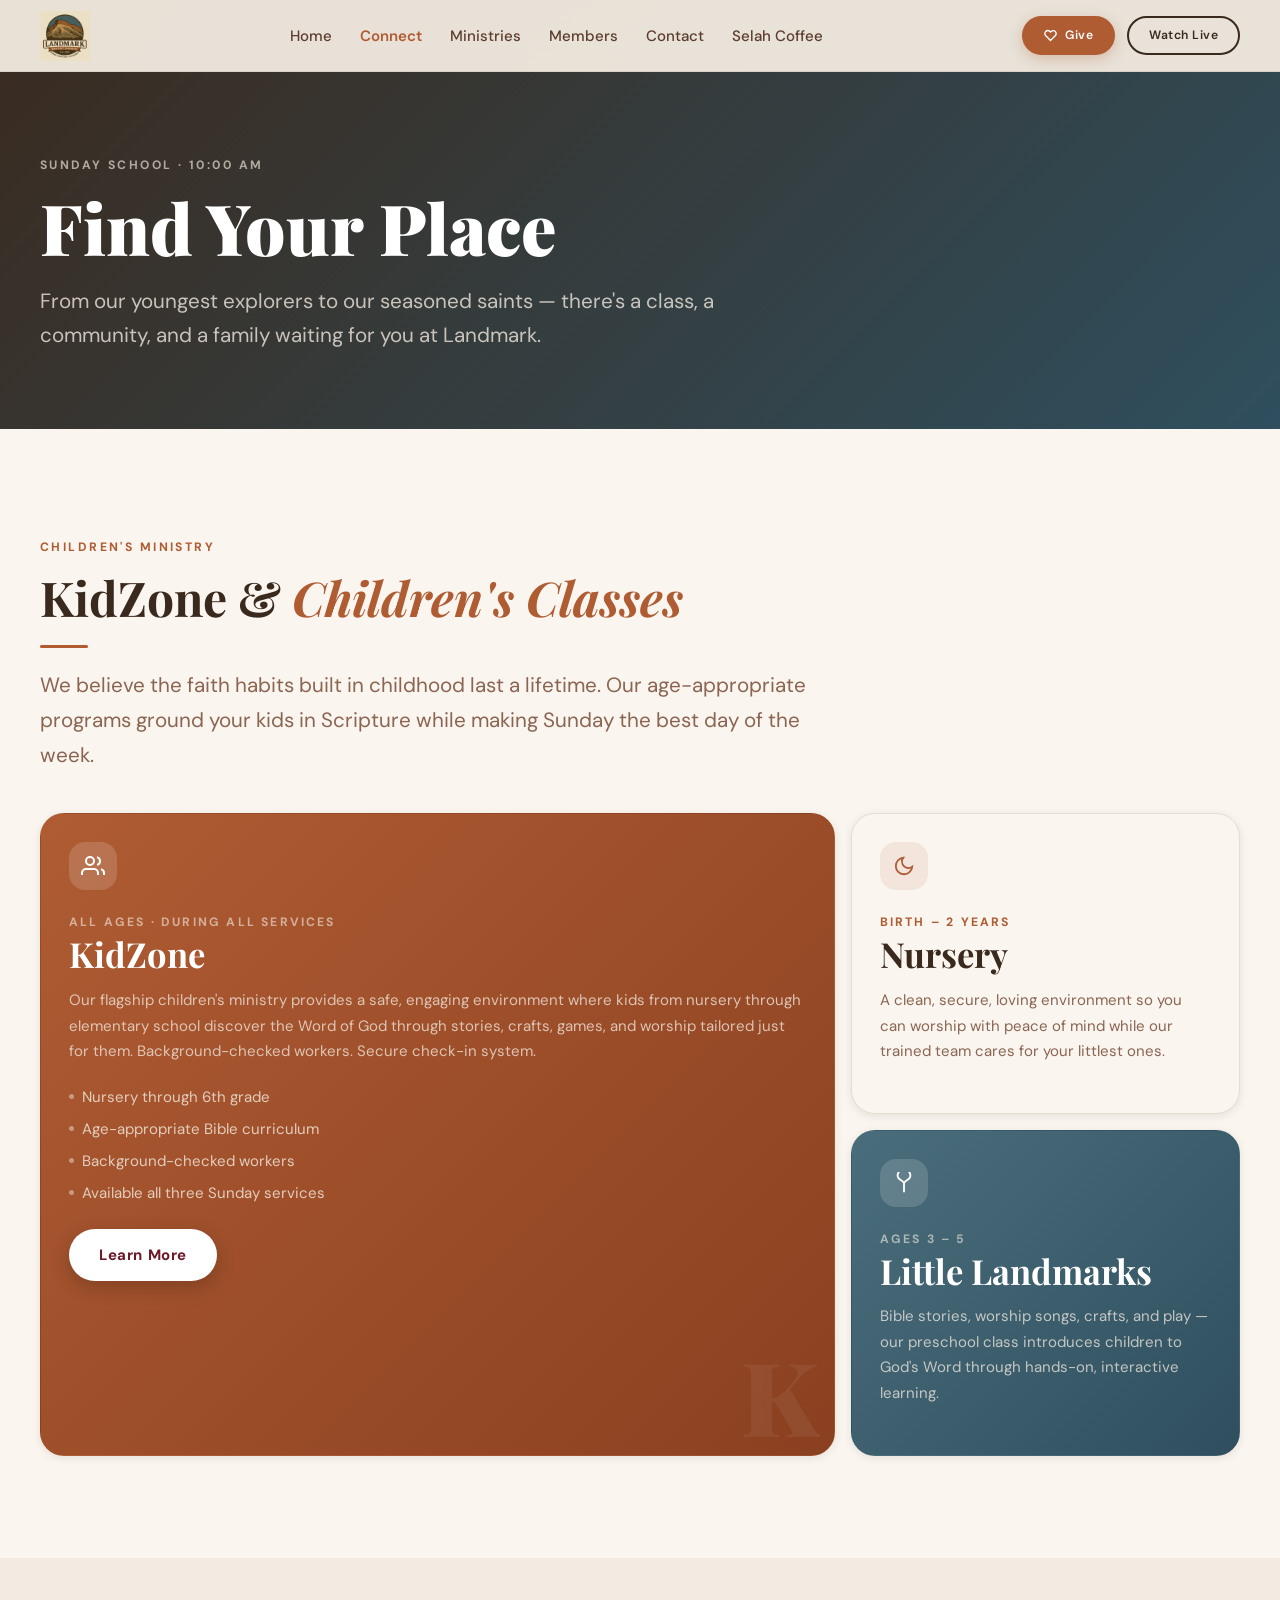
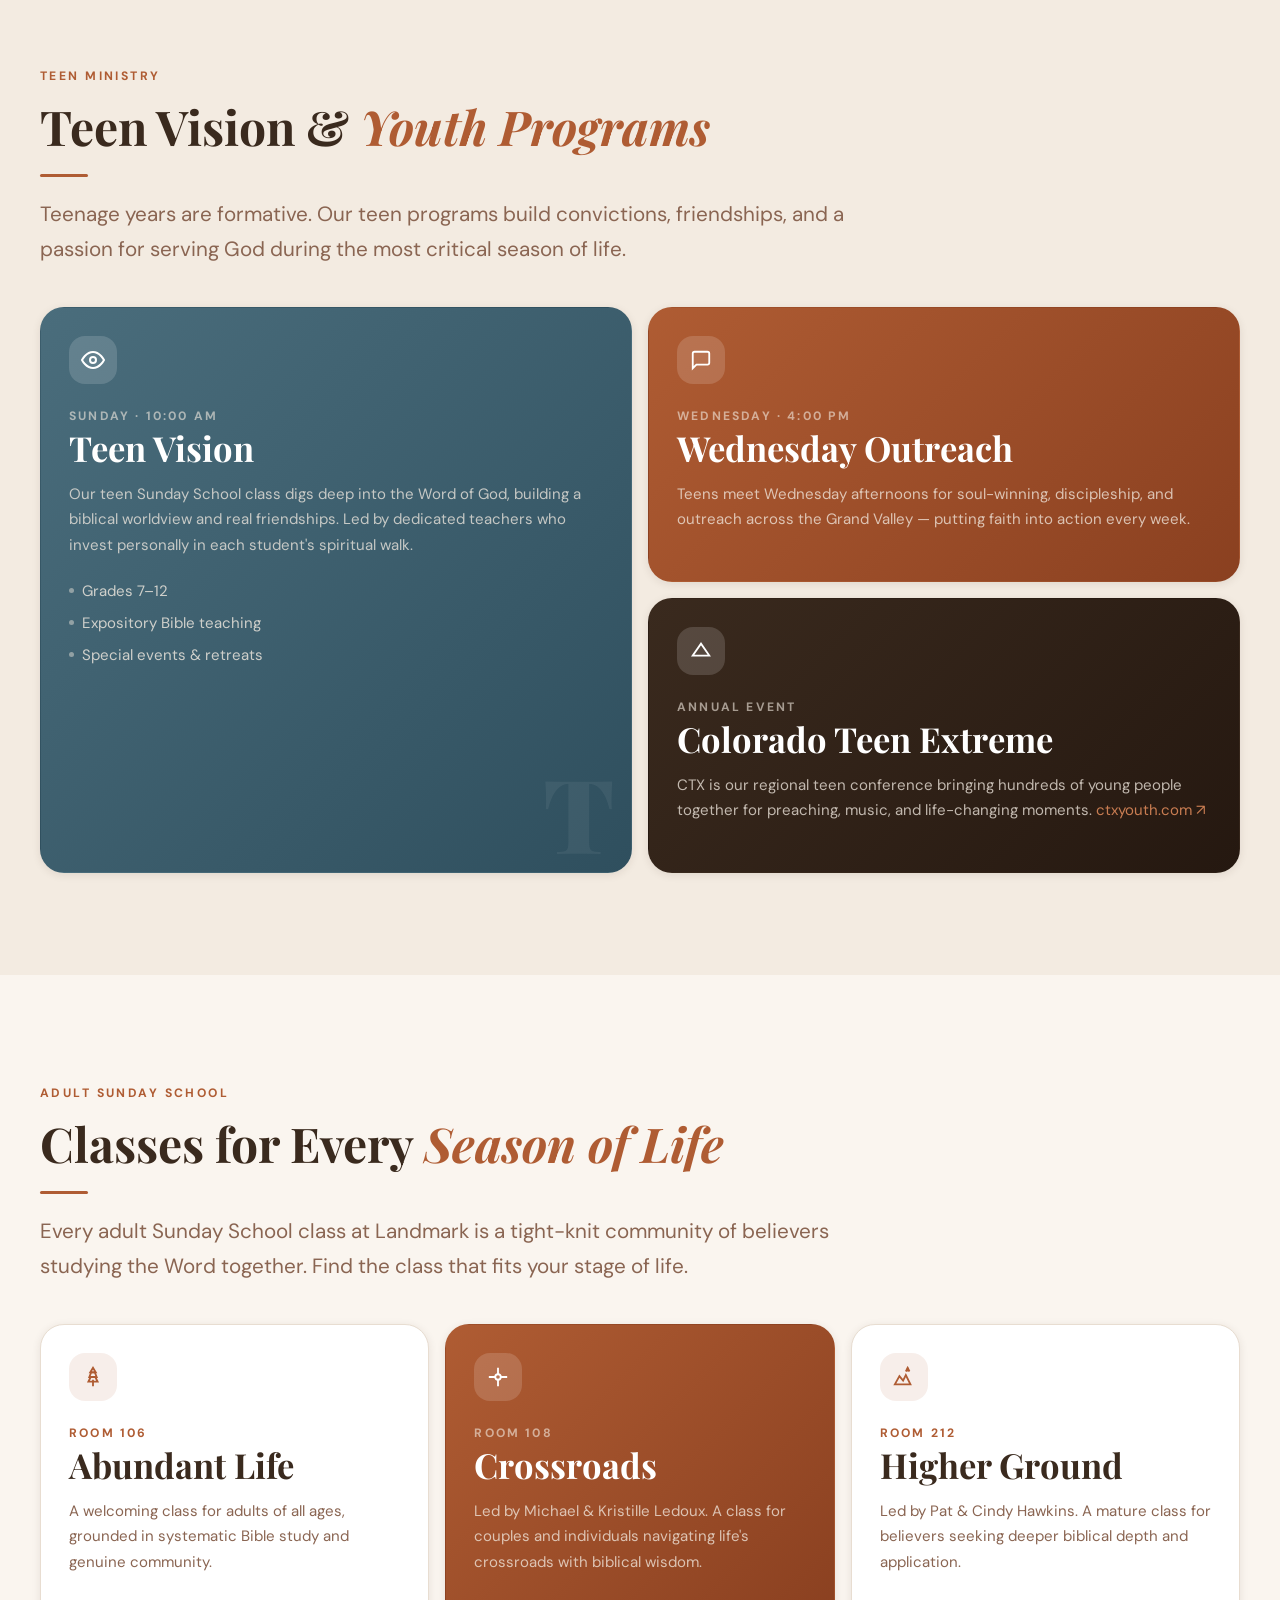
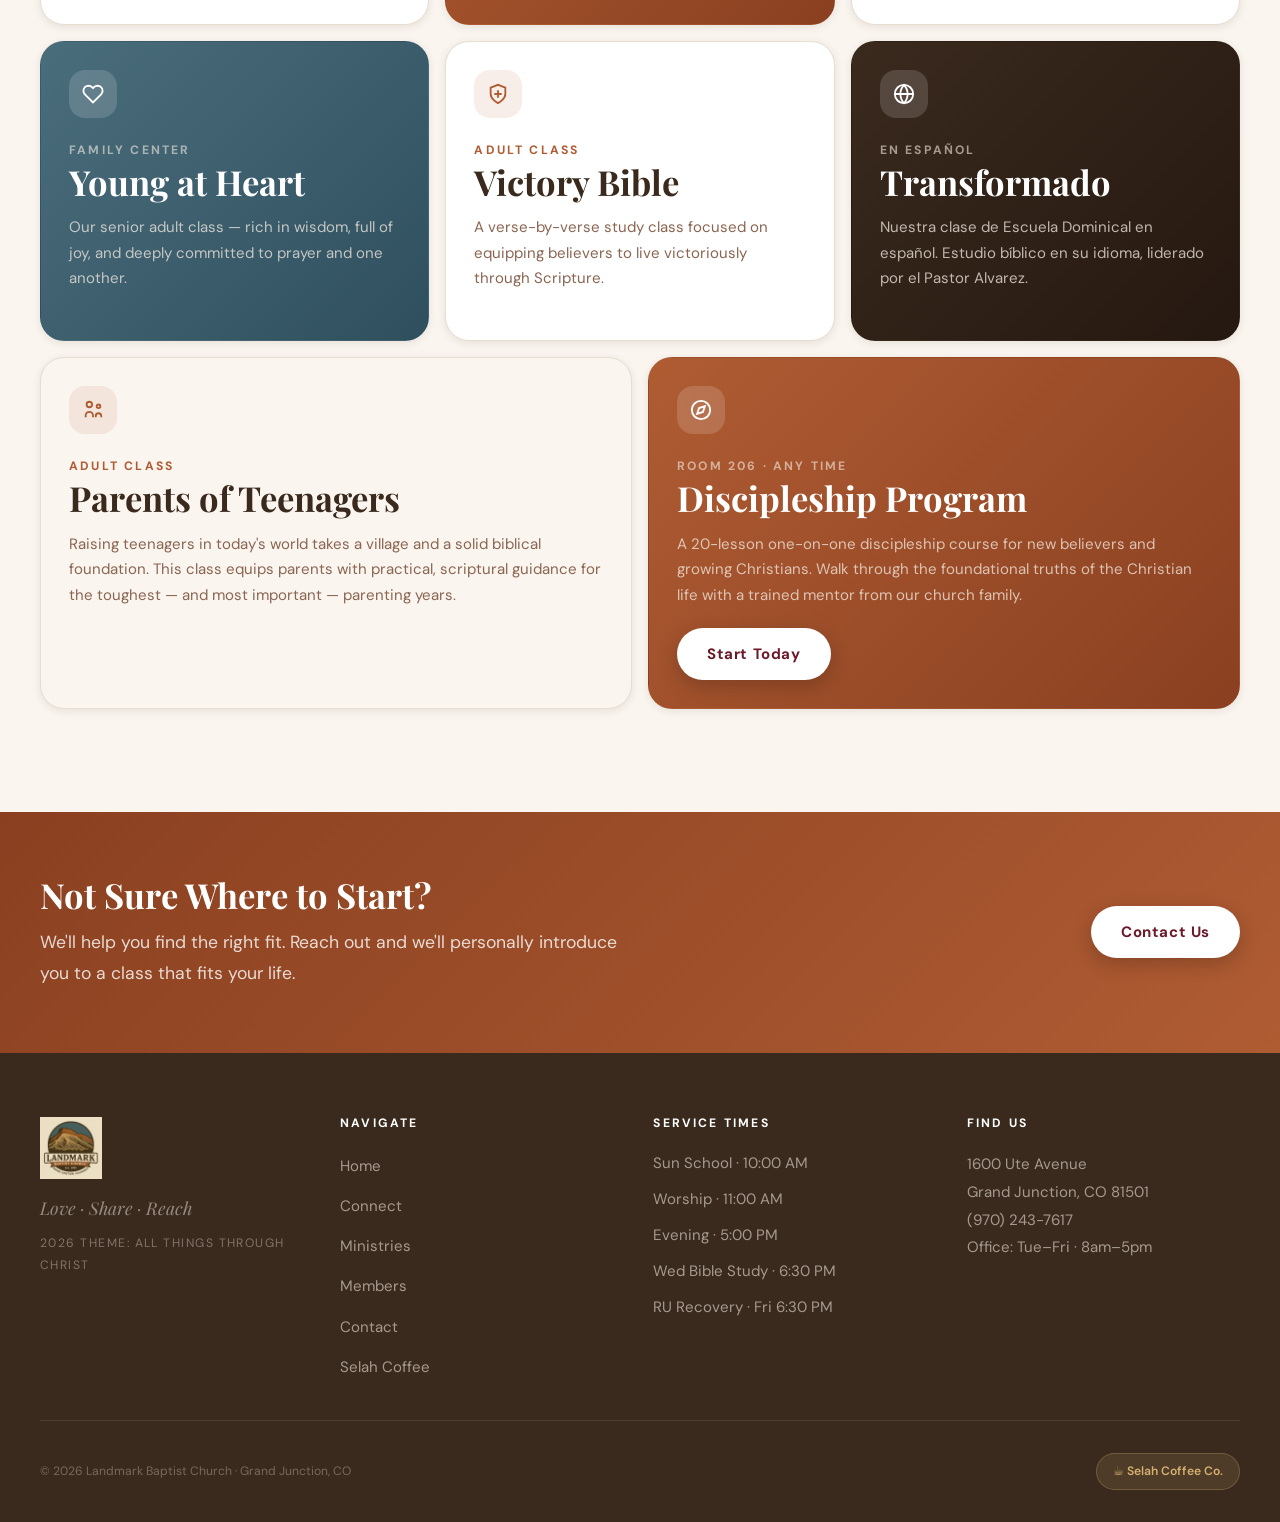
<file: connect.html>
<!DOCTYPE html>
<html lang="en">
<head>
  <meta charset="UTF-8">
  <meta name="viewport" content="width=device-width, initial-scale=1.0">
  <meta name="description" content="Connect at Landmark Baptist Church — Sunday School classes for children, teens, and adults in Grand Junction, CO.">
  <title>Connect | Landmark Baptist Church</title>
  <link rel="icon" type="image/png" href="logo.png">
  <link rel="stylesheet" href="styles.css">
</head>
<body>

<!-- ══ HEADER ══ -->
<header class="header" id="header">
  <nav class="nav" aria-label="Main navigation">
    <div class="nav__container">
      <a href="index.html" class="nav__logo" aria-label="Landmark Baptist Church home">
        <img src="logo.png" alt="Landmark Baptist Church" class="nav__logo-img">
      </a>
      <ul class="nav__menu" role="list">
        <li><a href="index.html"      class="nav__link">Home</a></li>
        <li><a href="connect.html"    class="nav__link nav__link--active">Connect</a></li>
        <li><a href="ministries.html" class="nav__link">Ministries</a></li>
        <li><a href="members.html"    class="nav__link">Members</a></li>
        <li><a href="contact.html"    class="nav__link">Contact</a></li>
        <li><a href="selah.html"      class="nav__link">Selah Coffee</a></li>
      </ul>
      <div class="nav__actions">
        <a href="https://secure.anedot.com/landmark-baptist-church-of-grand-junction/donate" target="_blank" rel="noopener noreferrer" class="btn btn--give">
          <svg width="13" height="13" viewBox="0 0 24 24" fill="none" stroke="currentColor" stroke-width="2.5" aria-hidden="true"><path d="M20.84 4.61a5.5 5.5 0 0 0-7.78 0L12 5.67l-1.06-1.06a5.5 5.5 0 0 0-7.78 7.78l1.06 1.06L12 21.23l7.78-7.78 1.06-1.06a5.5 5.5 0 0 0 0-7.78z"/></svg>
          Give
        </a>
        <a href="https://www.youtube.com/channel/UC9e5AkM0uXpXWitTW93j7Hw" target="_blank" rel="noopener noreferrer" class="btn btn--secondary btn--sm">Watch Live</a>
      </div>
      <button class="nav__hamburger" id="navHamburger" aria-label="Open menu" aria-expanded="false" aria-controls="navPanel">
        <span></span><span></span><span></span>
      </button>
    </div>
  </nav>
</header>

<div class="nav__overlay" id="navOverlay" aria-hidden="true"></div>
<aside class="nav__panel" id="navPanel" role="dialog" aria-label="Navigation menu" aria-modal="true" hidden>
  <div class="nav__panel-top">
    <img src="logo.png" alt="Landmark Baptist Church" class="nav__panel-logo">
    <button class="nav__panel-close" id="navPanelClose" aria-label="Close menu">&#10005;</button>
  </div>
  <nav class="nav__panel-links">
    <a href="index.html"      class="nav__panel-link">Home</a>
    <a href="connect.html"    class="nav__panel-link">Connect</a>
    <a href="ministries.html" class="nav__panel-link">Ministries</a>
    <a href="members.html"    class="nav__panel-link">Members</a>
    <a href="contact.html"    class="nav__panel-link">Contact</a>
    <a href="selah.html"      class="nav__panel-link">Selah Coffee</a>
  </nav>
  <div class="nav__panel-footer">
    <a href="https://secure.anedot.com/landmark-baptist-church-of-grand-junction/donate" target="_blank" rel="noopener noreferrer" class="btn btn--primary">Give Online</a>
    <a href="contact.html" class="btn btn--ghost">Plan A Visit</a>
    <p class="nav__panel-info">1600 Ute Avenue · Grand Junction, CO 81501<br>(970) 243-7617 · Office: Tue–Fri 8am–5pm</p>
  </div>
</aside>

<main>

  <!-- ══ PAGE HERO ══ -->
  <section class="page-hero" aria-labelledby="connectHeroTitle">
    <div class="container page-hero__inner">
      <span class="eyebrow eyebrow--light">Sunday School · 10:00 AM</span>
      <h1 class="page-hero__title" id="connectHeroTitle">Find Your Place</h1>
      <p class="page-hero__sub">From our youngest explorers to our seasoned saints — there's a class, a community, and a family waiting for you at Landmark.</p>
    </div>
  </section>

  <!-- ══ BENTO GRID — CHILDREN ══ -->
  <section class="section section--light" aria-labelledby="childrenTitle">
    <div class="container">
      <div style="margin-bottom:var(--sp-10);">
        <span class="eyebrow">Children's Ministry</span>
        <h2 class="section__title" id="childrenTitle">KidZone &amp; <em>Children's Classes</em></h2>
        <div class="divider"></div>
        <p class="section__sub">We believe the faith habits built in childhood last a lifetime. Our age-appropriate programs ground your kids in Scripture while making Sunday the best day of the week.</p>
      </div>

      <div class="bento" role="list">

        <!-- KidZone — hero card -->
        <article class="bento-card bento-card--terra bento-card--w8 bento-card--row2" role="listitem">
          <div class="bento-card__icon">
            <svg width="24" height="24" viewBox="0 0 24 24" fill="none" stroke="currentColor" stroke-width="2" aria-hidden="true"><path d="M17 21v-2a4 4 0 0 0-4-4H5a4 4 0 0 0-4 4v2"/><circle cx="9" cy="7" r="4"/><path d="M23 21v-2a4 4 0 0 0-3-3.87"/><path d="M16 3.13a4 4 0 0 1 0 7.75"/></svg>
          </div>
          <span class="bento-card__eyebrow">All Ages · During All Services</span>
          <h3 class="bento-card__title">KidZone</h3>
          <p class="bento-card__body">Our flagship children's ministry provides a safe, engaging environment where kids from nursery through elementary school discover the Word of God through stories, crafts, games, and worship tailored just for them. Background-checked workers. Secure check-in system.</p>
          <ul class="bento-card__list">
            <li class="bento-card__list-item"><span class="bento-card__list-dot"></span>Nursery through 6th grade</li>
            <li class="bento-card__list-item"><span class="bento-card__list-dot"></span>Age-appropriate Bible curriculum</li>
            <li class="bento-card__list-item"><span class="bento-card__list-dot"></span>Background-checked workers</li>
            <li class="bento-card__list-item"><span class="bento-card__list-dot"></span>Available all three Sunday services</li>
          </ul>
          <div style="margin-top:var(--sp-6);">
            <a href="contact.html" class="btn btn--school">Learn More</a>
          </div>
          <span class="bento-card__bg-num" aria-hidden="true">K</span>
        </article>

        <!-- Nursery -->
        <article class="bento-card bento-card--cream bento-card--w4" role="listitem">
          <div class="bento-card__icon">
            <svg width="22" height="22" viewBox="0 0 24 24" fill="none" stroke="currentColor" stroke-width="2" aria-hidden="true"><path d="M21 12.79A9 9 0 1 1 11.21 3 7 7 0 0 0 21 12.79z"/></svg>
          </div>
          <span class="bento-card__eyebrow">Birth – 2 Years</span>
          <h3 class="bento-card__title">Nursery</h3>
          <p class="bento-card__body">A clean, secure, loving environment so you can worship with peace of mind while our trained team cares for your littlest ones.</p>
        </article>

        <!-- Little Landmarks -->
        <article class="bento-card bento-card--slate bento-card--w4" role="listitem">
          <div class="bento-card__icon">
            <svg width="22" height="22" viewBox="0 0 24 24" fill="none" stroke="currentColor" stroke-width="2" aria-hidden="true"><path d="M12 22V12"/><path d="M12 12C10 9 5 8 5 4a7 7 0 0 1 14 0c0 4-5 5-7 8z"/></svg>
          </div>
          <span class="bento-card__eyebrow">Ages 3 – 5</span>
          <h3 class="bento-card__title">Little Landmarks</h3>
          <p class="bento-card__body">Bible stories, worship songs, crafts, and play — our preschool class introduces children to God's Word through hands-on, interactive learning.</p>
        </article>

      </div>
    </div>
  </section>

  <!-- ══ TEENS ══ -->
  <section class="section section--cream" aria-labelledby="teensTitle">
    <div class="container">
      <div style="margin-bottom:var(--sp-10);">
        <span class="eyebrow">Teen Ministry</span>
        <h2 class="section__title" id="teensTitle">Teen Vision &amp; <em>Youth Programs</em></h2>
        <div class="divider"></div>
        <p class="section__sub">Teenage years are formative. Our teen programs build convictions, friendships, and a passion for serving God during the most critical season of life.</p>
      </div>

      <div class="bento" role="list">

        <!-- Teen Vision Sunday School -->
        <article class="bento-card bento-card--slate bento-card--w6 bento-card--row2" role="listitem">
          <div class="bento-card__icon">
            <svg width="24" height="24" viewBox="0 0 24 24" fill="none" stroke="currentColor" stroke-width="2" aria-hidden="true"><path d="M1 12s4-8 11-8 11 8 11 8-4 8-11 8-11-8-11-8z"/><circle cx="12" cy="12" r="3"/></svg>
          </div>
          <span class="bento-card__eyebrow">Sunday · 10:00 AM</span>
          <h3 class="bento-card__title">Teen Vision</h3>
          <p class="bento-card__body">Our teen Sunday School class digs deep into the Word of God, building a biblical worldview and real friendships. Led by dedicated teachers who invest personally in each student's spiritual walk.</p>
          <ul class="bento-card__list">
            <li class="bento-card__list-item"><span class="bento-card__list-dot"></span>Grades 7–12</li>
            <li class="bento-card__list-item"><span class="bento-card__list-dot"></span>Expository Bible teaching</li>
            <li class="bento-card__list-item"><span class="bento-card__list-dot"></span>Special events &amp; retreats</li>
          </ul>
          <span class="bento-card__bg-num" aria-hidden="true">T</span>
        </article>

        <!-- Wed Outreach -->
        <article class="bento-card bento-card--terra bento-card--w6" role="listitem">
          <div class="bento-card__icon">
            <svg width="22" height="22" viewBox="0 0 24 24" fill="none" stroke="currentColor" stroke-width="2" aria-hidden="true"><path d="M21 15a2 2 0 0 1-2 2H7l-4 4V5a2 2 0 0 1 2-2h14a2 2 0 0 1 2 2z"/></svg>
          </div>
          <span class="bento-card__eyebrow">Wednesday · 4:00 PM</span>
          <h3 class="bento-card__title">Wednesday Outreach</h3>
          <p class="bento-card__body">Teens meet Wednesday afternoons for soul-winning, discipleship, and outreach across the Grand Valley — putting faith into action every week.</p>
        </article>

        <!-- Colorado Teen Extreme -->
        <article class="bento-card bento-card--espresso bento-card--w6" role="listitem">
          <div class="bento-card__icon">
            <svg width="22" height="22" viewBox="0 0 24 24" fill="none" stroke="currentColor" stroke-width="2" aria-hidden="true"><path d="M3 17l9-13 9 13H3z"/></svg>
          </div>
          <span class="bento-card__eyebrow">Annual Event</span>
          <h3 class="bento-card__title">Colorado Teen Extreme</h3>
          <p class="bento-card__body">CTX is our regional teen conference bringing hundreds of young people together for preaching, music, and life-changing moments. <a href="https://www.ctxyouth.com" target="_blank" rel="noopener" style="color:var(--terracotta-lt);">ctxyouth.com ↗</a></p>
        </article>

      </div>
    </div>
  </section>

  <!-- ══ ADULTS ══ -->
  <section class="section section--light" aria-labelledby="adultsTitle">
    <div class="container">
      <div style="margin-bottom:var(--sp-10);">
        <span class="eyebrow">Adult Sunday School</span>
        <h2 class="section__title" id="adultsTitle">Classes for Every <em>Season of Life</em></h2>
        <div class="divider"></div>
        <p class="section__sub">Every adult Sunday School class at Landmark is a tight-knit community of believers studying the Word together. Find the class that fits your stage of life.</p>
      </div>

      <div class="bento" role="list">

        <!-- Abundant Life -->
        <article class="bento-card bento-card--w4" role="listitem">
          <div class="bento-card__icon">
            <svg width="22" height="22" viewBox="0 0 24 24" fill="none" stroke="currentColor" stroke-width="2" aria-hidden="true"><path d="M12 22v-7"/><path d="M17 17H7l2.5-5H14.5L17 17z"/><path d="M16 12H8l2-5h4l2 5z"/><path d="M15 7H9l3-5 3 5z"/></svg>
          </div>
          <span class="bento-card__eyebrow">Room 106</span>
          <h3 class="bento-card__title">Abundant Life</h3>
          <p class="bento-card__body">A welcoming class for adults of all ages, grounded in systematic Bible study and genuine community.</p>
        </article>

        <!-- Crossroads -->
        <article class="bento-card bento-card--terra bento-card--w4" role="listitem">
          <div class="bento-card__icon">
            <svg width="22" height="22" viewBox="0 0 24 24" fill="none" stroke="currentColor" stroke-width="2" aria-hidden="true"><line x1="12" y1="2" x2="12" y2="9"/><line x1="12" y1="15" x2="12" y2="22"/><line x1="2" y1="12" x2="9" y2="12"/><line x1="15" y1="12" x2="22" y2="12"/><circle cx="12" cy="12" r="3"/></svg>
          </div>
          <span class="bento-card__eyebrow">Room 108</span>
          <h3 class="bento-card__title">Crossroads</h3>
          <p class="bento-card__body">Led by Michael &amp; Kristille Ledoux. A class for couples and individuals navigating life's crossroads with biblical wisdom.</p>
        </article>

        <!-- Higher Ground -->
        <article class="bento-card bento-card--w4" role="listitem">
          <div class="bento-card__icon">
            <svg width="22" height="22" viewBox="0 0 24 24" fill="none" stroke="currentColor" stroke-width="2" aria-hidden="true"><path d="M2 20l5-9 4 5 3-6 5 10H2z"/><path d="M14 6l2-4 2 4"/><line x1="16" y1="2" x2="16" y2="6"/></svg>
          </div>
          <span class="bento-card__eyebrow">Room 212</span>
          <h3 class="bento-card__title">Higher Ground</h3>
          <p class="bento-card__body">Led by Pat &amp; Cindy Hawkins. A mature class for believers seeking deeper biblical depth and application.</p>
        </article>

        <!-- Young at Heart -->
        <article class="bento-card bento-card--slate bento-card--w4" role="listitem">
          <div class="bento-card__icon">
            <svg width="22" height="22" viewBox="0 0 24 24" fill="none" stroke="currentColor" stroke-width="2" aria-hidden="true"><path d="M20.84 4.61a5.5 5.5 0 0 0-7.78 0L12 5.67l-1.06-1.06a5.5 5.5 0 0 0-7.78 7.78l1.06 1.06L12 21.23l7.78-7.78 1.06-1.06a5.5 5.5 0 0 0 0-7.78z"/></svg>
          </div>
          <span class="bento-card__eyebrow">Family Center</span>
          <h3 class="bento-card__title">Young at Heart</h3>
          <p class="bento-card__body">Our senior adult class — rich in wisdom, full of joy, and deeply committed to prayer and one another.</p>
        </article>

        <!-- Victory Bible -->
        <article class="bento-card bento-card--w4" role="listitem">
          <div class="bento-card__icon">
            <svg width="22" height="22" viewBox="0 0 24 24" fill="none" stroke="currentColor" stroke-width="2" aria-hidden="true"><path d="M12 22s8-4 8-10V5l-8-3-8 3v7c0 6 8 10 8 10z"/><line x1="12" y1="8" x2="12" y2="16"/><line x1="8" y1="12" x2="16" y2="12"/></svg>
          </div>
          <span class="bento-card__eyebrow">Adult Class</span>
          <h3 class="bento-card__title">Victory Bible</h3>
          <p class="bento-card__body">A verse-by-verse study class focused on equipping believers to live victoriously through Scripture.</p>
        </article>

        <!-- Transformado -->
        <article class="bento-card bento-card--espresso bento-card--w4" role="listitem">
          <div class="bento-card__icon">
            <svg width="22" height="22" viewBox="0 0 24 24" fill="none" stroke="currentColor" stroke-width="2" aria-hidden="true"><circle cx="12" cy="12" r="10"/><line x1="2" y1="12" x2="22" y2="12"/><path d="M12 2a15.3 15.3 0 0 1 4 10 15.3 15.3 0 0 1-4 10 15.3 15.3 0 0 1-4-10 15.3 15.3 0 0 1 4-10z"/></svg>
          </div>
          <span class="bento-card__eyebrow">En Español</span>
          <h3 class="bento-card__title">Transformado</h3>
          <p class="bento-card__body">Nuestra clase de Escuela Dominical en español. Estudio bíblico en su idioma, liderado por el Pastor Alvarez.</p>
        </article>

        <!-- Parents of Teenagers -->
        <article class="bento-card bento-card--cream bento-card--w6" role="listitem">
          <div class="bento-card__icon">
            <svg width="22" height="22" viewBox="0 0 24 24" fill="none" stroke="currentColor" stroke-width="2" aria-hidden="true"><circle cx="8" cy="6" r="3"/><path d="M4 20v-2a4 4 0 0 1 4-4h0a4 4 0 0 1 4 4v2"/><circle cx="18" cy="8" r="2"/><path d="M15 20v-1.5a3 3 0 0 1 3-3h0a3 3 0 0 1 3 3V20"/></svg>
          </div>
          <span class="bento-card__eyebrow">Adult Class</span>
          <h3 class="bento-card__title">Parents of Teenagers</h3>
          <p class="bento-card__body">Raising teenagers in today's world takes a village and a solid biblical foundation. This class equips parents with practical, scriptural guidance for the toughest — and most important — parenting years.</p>
        </article>

        <!-- Discipleship Program -->
        <article class="bento-card bento-card--terra bento-card--w6" role="listitem">
          <div class="bento-card__icon">
            <svg width="22" height="22" viewBox="0 0 24 24" fill="none" stroke="currentColor" stroke-width="2" aria-hidden="true"><circle cx="12" cy="12" r="10"/><polygon points="16.24 7.76 14.12 14.12 7.76 16.24 9.88 9.88 16.24 7.76"/></svg>
          </div>
          <span class="bento-card__eyebrow">Room 206 · Any Time</span>
          <h3 class="bento-card__title">Discipleship Program</h3>
          <p class="bento-card__body">A 20-lesson one-on-one discipleship course for new believers and growing Christians. Walk through the foundational truths of the Christian life with a trained mentor from our church family.</p>
          <div style="margin-top:var(--sp-5);">
            <a href="contact.html" class="btn btn--school">Start Today</a>
          </div>
        </article>

      </div>
    </div>
  </section>

  <!-- ══ CTA ══ -->
  <section class="cta-strip" aria-label="Get connected call to action">
    <div class="container">
      <div class="cta-strip__inner">
        <div class="cta-strip__text">
          <h2 class="section__title section__title--light" style="font-size:var(--text-2xl);margin-bottom:var(--sp-3);">Not Sure Where to Start?</h2>
          <p>We'll help you find the right fit. Reach out and we'll personally introduce you to a class that fits your life.</p>
        </div>
        <a href="contact.html" class="btn btn--school">Contact Us</a>
      </div>
    </div>
  </section>

</main>

<!-- ══ FOOTER ══ -->
<footer class="footer" aria-label="Site footer">
  <div class="container">
    <div class="footer__grid">
      <div class="footer__brand">
        <img src="logo.png" alt="Landmark Baptist Church" class="footer__logo">
        <p class="footer__tagline">Love · Share · Reach</p>
        <p class="footer__mission">2026 Theme: All Things Through Christ</p>
      </div>
      <div>
        <h4 class="footer__col-title">Navigate</h4>
        <ul class="footer__links">
          <li><a href="index.html"      class="footer__link">Home</a></li>
          <li><a href="connect.html"    class="footer__link">Connect</a></li>
          <li><a href="ministries.html" class="footer__link">Ministries</a></li>
          <li><a href="members.html"    class="footer__link">Members</a></li>
          <li><a href="contact.html"    class="footer__link">Contact</a></li>
          <li><a href="selah.html"      class="footer__link">Selah Coffee</a></li>
        </ul>
      </div>
      <div>
        <h4 class="footer__col-title">Service Times</h4>
        <ul class="footer__links">
          <li class="footer__link">Sun School · 10:00 AM</li>
          <li class="footer__link">Worship · 11:00 AM</li>
          <li class="footer__link">Evening · 5:00 PM</li>
          <li class="footer__link">Wed Bible Study · 6:30 PM</li>
          <li class="footer__link">RU Recovery · Fri 6:30 PM</li>
        </ul>
      </div>
      <div>
        <h4 class="footer__col-title">Find Us</h4>
        <address class="footer__address">
          1600 Ute Avenue<br>Grand Junction, CO 81501<br>
          <a href="tel:+19702437617">(970) 243-7617</a><br>
          Office: Tue–Fri · 8am–5pm
        </address>
      </div>
    </div>
    <div class="footer__bottom">
      <p class="footer__copy">© <span id="yr">2026</span> Landmark Baptist Church · Grand Junction, CO</p>
      <a href="selah.html" class="selah-pill">☕ Selah Coffee Co.</a>
    </div>
  </div>
</footer>

<script src="script.js"></script>
<script>document.getElementById('yr').textContent = new Date().getFullYear();</script>
</body>
</html>
</file>
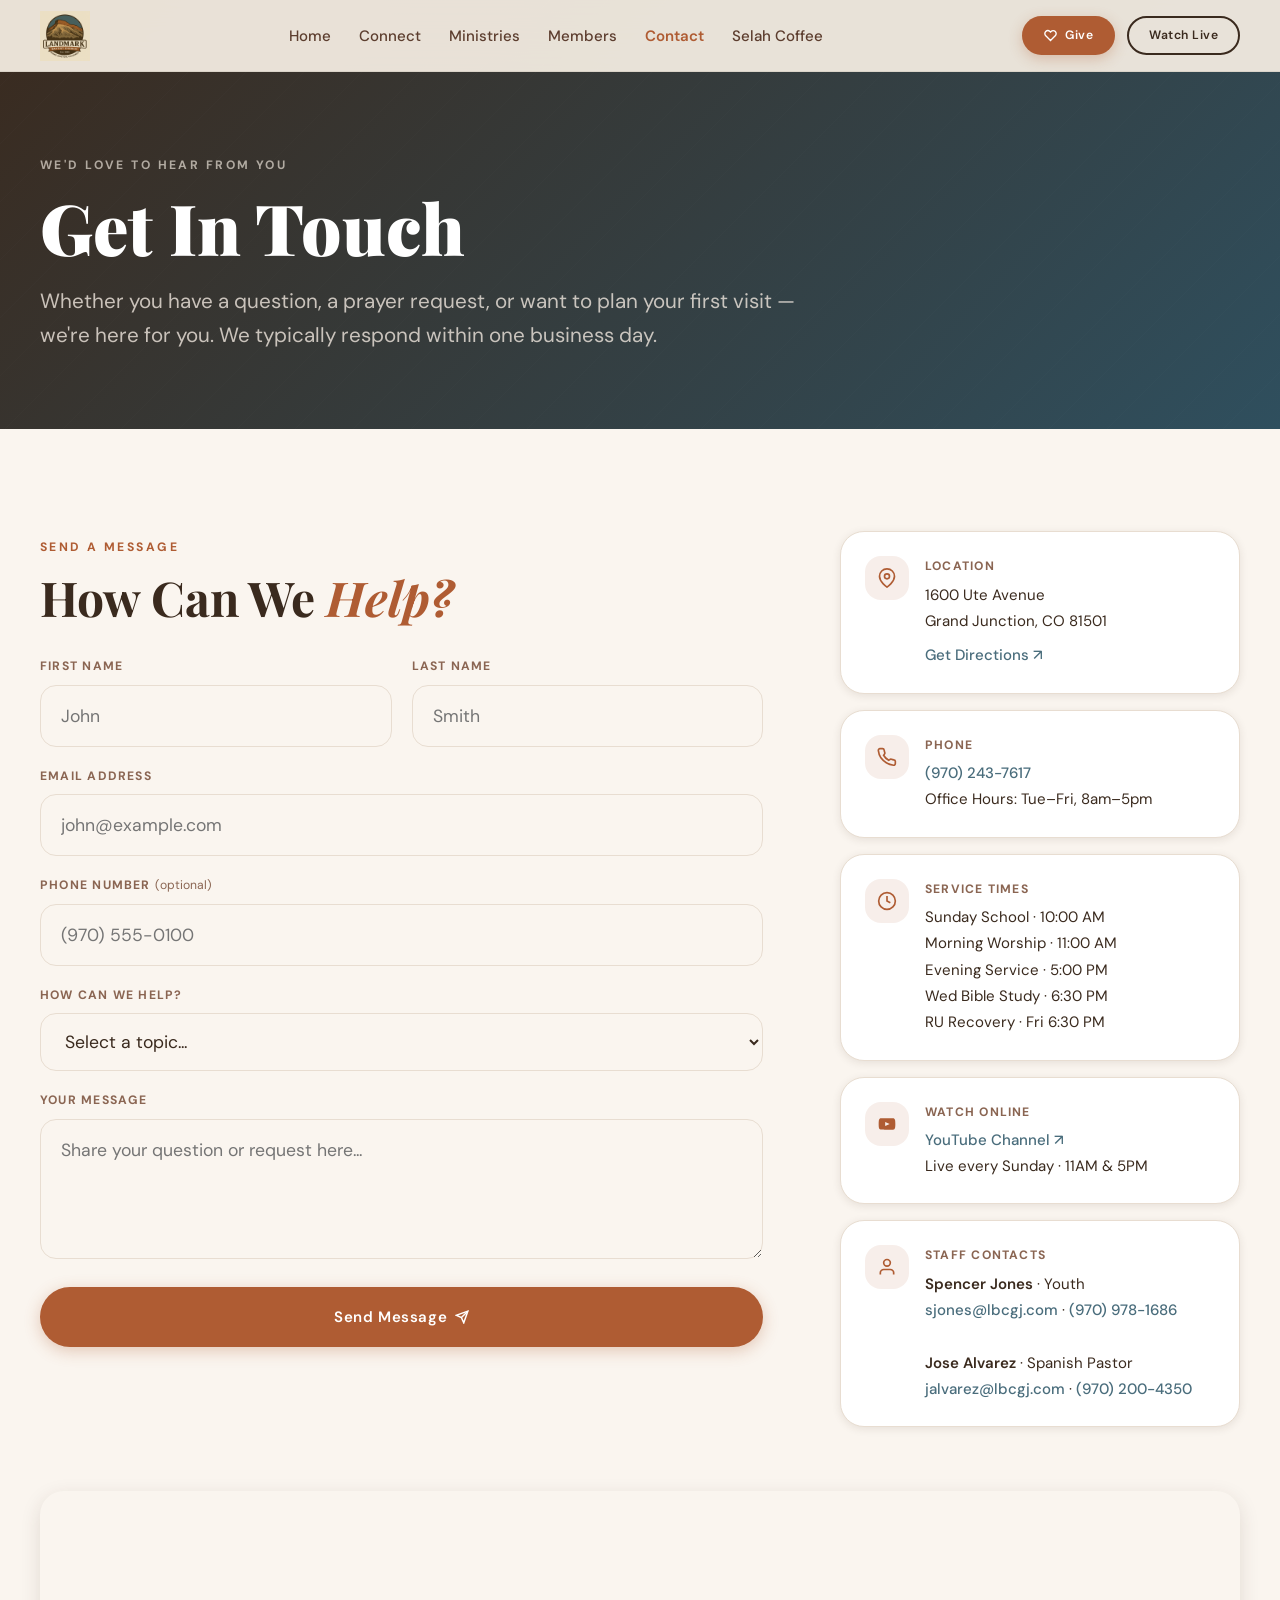
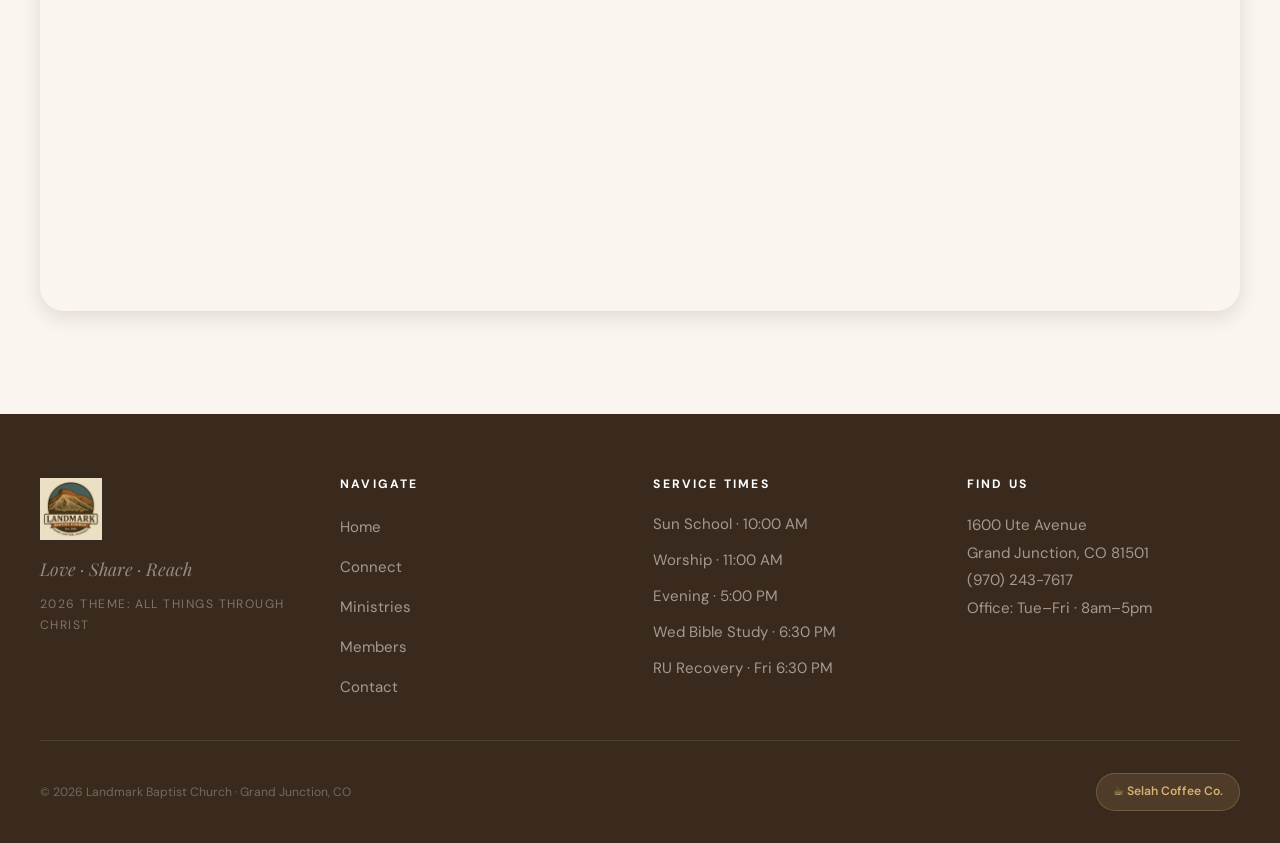
<file: contact.html>
<!DOCTYPE html>
<html lang="en">
<head>
  <meta charset="UTF-8">
  <meta name="viewport" content="width=device-width, initial-scale=1.0">
  <meta name="description" content="Contact Landmark Baptist Church in Grand Junction, CO — (970) 243-7617 · 1600 Ute Avenue.">
  <title>Contact | Landmark Baptist Church</title>
  <link rel="icon" type="image/png" href="logo.png">
  <link rel="stylesheet" href="styles.css">
</head>
<body>

<!-- ══ HEADER ══ -->
<header class="header" id="header">
  <nav class="nav" aria-label="Main navigation">
    <div class="nav__container">
      <a href="index.html" class="nav__logo" aria-label="Landmark Baptist Church home">
        <img src="logo.png" alt="Landmark Baptist Church" class="nav__logo-img">
      </a>
      <ul class="nav__menu" role="list">
        <li><a href="index.html"      class="nav__link">Home</a></li>
        <li><a href="connect.html"    class="nav__link">Connect</a></li>
        <li><a href="ministries.html" class="nav__link">Ministries</a></li>
        <li><a href="members.html"    class="nav__link">Members</a></li>
        <li><a href="contact.html"    class="nav__link nav__link--active">Contact</a></li>
        <li><a href="selah.html"      class="nav__link">Selah Coffee</a></li>
      </ul>
      <div class="nav__actions">
        <a href="https://secure.anedot.com/landmark-baptist-church-of-grand-junction/donate" target="_blank" rel="noopener noreferrer" class="btn btn--give">
          <svg width="13" height="13" viewBox="0 0 24 24" fill="none" stroke="currentColor" stroke-width="2.5" aria-hidden="true"><path d="M20.84 4.61a5.5 5.5 0 0 0-7.78 0L12 5.67l-1.06-1.06a5.5 5.5 0 0 0-7.78 7.78l1.06 1.06L12 21.23l7.78-7.78 1.06-1.06a5.5 5.5 0 0 0 0-7.78z"/></svg>
          Give
        </a>
        <a href="https://www.youtube.com/channel/UC9e5AkM0uXpXWitTW93j7Hw" target="_blank" rel="noopener noreferrer" class="btn btn--secondary btn--sm">Watch Live</a>
      </div>
      <button class="nav__hamburger" id="navHamburger" aria-label="Open menu" aria-expanded="false" aria-controls="navPanel">
        <span></span><span></span><span></span>
      </button>
    </div>
  </nav>
</header>

<div class="nav__overlay" id="navOverlay" aria-hidden="true"></div>
<aside class="nav__panel" id="navPanel" role="dialog" aria-label="Navigation menu" aria-modal="true" hidden>
  <div class="nav__panel-top">
    <img src="logo.png" alt="Landmark Baptist Church" class="nav__panel-logo">
    <button class="nav__panel-close" id="navPanelClose" aria-label="Close menu">&#10005;</button>
  </div>
  <nav class="nav__panel-links">
    <a href="index.html"      class="nav__panel-link">Home</a>
    <a href="connect.html"    class="nav__panel-link">Connect</a>
    <a href="ministries.html" class="nav__panel-link">Ministries</a>
    <a href="members.html"    class="nav__panel-link">Members</a>
    <a href="contact.html"    class="nav__panel-link">Contact</a>
    <a href="selah.html"      class="nav__panel-link">Selah Coffee</a>
  </nav>
  <div class="nav__panel-footer">
    <a href="https://secure.anedot.com/landmark-baptist-church-of-grand-junction/donate" target="_blank" rel="noopener noreferrer" class="btn btn--primary">Give Online</a>
    <a href="contact.html" class="btn btn--ghost">Plan A Visit</a>
    <p class="nav__panel-info">1600 Ute Avenue · Grand Junction, CO 81501<br>(970) 243-7617 · Office: Tue–Fri 8am–5pm</p>
  </div>
</aside>

<main>

  <!-- ══ PAGE HERO ══ -->
  <section class="page-hero" aria-labelledby="contactHeroTitle">
    <div class="container page-hero__inner">
      <span class="eyebrow eyebrow--light">We'd Love to Hear From You</span>
      <h1 class="page-hero__title" id="contactHeroTitle">Get In Touch</h1>
      <p class="page-hero__sub">Whether you have a question, a prayer request, or want to plan your first visit — we're here for you. We typically respond within one business day.</p>
    </div>
  </section>

  <!-- ══ CONTACT GRID ══ -->
  <section class="section section--light" aria-label="Contact form and information">
    <div class="container">
      <div class="contact__grid">

        <!-- FORM -->
        <div>
          <span class="eyebrow">Send a Message</span>
          <h2 class="section__title" style="margin-bottom:var(--sp-8);">How Can We <em>Help?</em></h2>

          <form id="contactForm" novalidate aria-label="Contact form">

            <div class="form__row">
              <div class="form__group">
                <label class="form__label" for="firstName">First Name</label>
                <input type="text" id="firstName" name="firstName" class="form__input" required autocomplete="given-name" placeholder="John">
              </div>
              <div class="form__group">
                <label class="form__label" for="lastName">Last Name</label>
                <input type="text" id="lastName" name="lastName" class="form__input" required autocomplete="family-name" placeholder="Smith">
              </div>
            </div>

            <div class="form__group">
              <label class="form__label" for="email">Email Address</label>
              <input type="email" id="email" name="email" class="form__input" required autocomplete="email" placeholder="john@example.com">
            </div>

            <div class="form__group">
              <label class="form__label" for="phone">Phone Number <span style="font-weight:400;text-transform:none;letter-spacing:0;">(optional)</span></label>
              <input type="tel" id="phone" name="phone" class="form__input" autocomplete="tel" placeholder="(970) 555-0100">
            </div>

            <div class="form__group">
              <label class="form__label" for="subject">How Can We Help?</label>
              <select id="subject" name="subject" class="form__select" required>
                <option value="" disabled selected>Select a topic...</option>
                <option value="visit">Planning a Visit</option>
                <option value="prayer">Prayer Request</option>
                <option value="membership">Membership Information</option>
                <option value="ministries">Ministries &amp; Programs</option>
                <option value="school">Landmark Baptist School</option>
                <option value="recovery">RU Recovery Program</option>
                <option value="give">Giving &amp; Finances</option>
                <option value="other">Other</option>
              </select>
            </div>

            <div class="form__group">
              <label class="form__label" for="message">Your Message</label>
              <textarea id="message" name="message" class="form__textarea" required placeholder="Share your question or request here..."></textarea>
            </div>

            <button type="submit" class="btn btn--primary btn--full" style="padding:var(--sp-4);">
              Send Message
              <svg width="14" height="14" viewBox="0 0 24 24" fill="none" stroke="currentColor" stroke-width="2.5" aria-hidden="true"><line x1="22" y1="2" x2="11" y2="13"/><polygon points="22 2 15 22 11 13 2 9 22 2"/></svg>
            </button>

            <div class="form__success" id="formSuccess" role="alert">
              ✓ Message sent! Thank you for reaching out — we'll be in touch soon.
            </div>

          </form>
        </div>

        <!-- INFO SIDEBAR -->
        <aside class="contact__info" aria-label="Contact information">

          <div class="info-card">
            <div class="info-card__icon">
              <svg width="20" height="20" viewBox="0 0 24 24" fill="none" stroke="currentColor" stroke-width="2" aria-hidden="true"><path d="M21 10c0 7-9 13-9 13s-9-6-9-13a9 9 0 0 1 18 0z"/><circle cx="12" cy="10" r="3"/></svg>
            </div>
            <div>
              <p class="info-card__title">Location</p>
              <div class="info-card__body">
                <address>
                  1600 Ute Avenue<br>
                  Grand Junction, CO 81501<br>
                  <a href="https://maps.google.com/?q=1600+Ute+Avenue+Grand+Junction+CO+81501" target="_blank" rel="noopener" style="margin-top:var(--sp-2);display:inline-block;">Get Directions ↗</a>
                </address>
              </div>
            </div>
          </div>

          <div class="info-card">
            <div class="info-card__icon">
              <svg width="20" height="20" viewBox="0 0 24 24" fill="none" stroke="currentColor" stroke-width="2" aria-hidden="true"><path d="M22 16.92v3a2 2 0 0 1-2.18 2 19.79 19.79 0 0 1-8.63-3.07A19.5 19.5 0 0 1 4.69 13a19.79 19.79 0 0 1-3.07-8.67A2 2 0 0 1 3.6 2h3a2 2 0 0 1 2 1.72c.127.96.361 1.903.7 2.81a2 2 0 0 1-.45 2.11L7.91 9.91a16 16 0 0 0 6.1 6.1l1.27-.85a2 2 0 0 1 2.11-.45c.907.339 1.85.573 2.81.7A2 2 0 0 1 22 16.92z"/></svg>
            </div>
            <div>
              <p class="info-card__title">Phone</p>
              <div class="info-card__body">
                <a href="tel:+19702437617">(970) 243-7617</a><br>
                Office Hours: Tue–Fri, 8am–5pm
              </div>
            </div>
          </div>

          <div class="info-card">
            <div class="info-card__icon">
              <svg width="20" height="20" viewBox="0 0 24 24" fill="none" stroke="currentColor" stroke-width="2" aria-hidden="true"><circle cx="12" cy="12" r="10"/><polyline points="12 6 12 12 16 14"/></svg>
            </div>
            <div>
              <p class="info-card__title">Service Times</p>
              <div class="info-card__body">
                Sunday School · 10:00 AM<br>
                Morning Worship · 11:00 AM<br>
                Evening Service · 5:00 PM<br>
                Wed Bible Study · 6:30 PM<br>
                RU Recovery · Fri 6:30 PM
              </div>
            </div>
          </div>

          <div class="info-card">
            <div class="info-card__icon">
              <svg width="20" height="20" viewBox="0 0 24 24" fill="currentColor" aria-hidden="true"><path d="M21.8 8s-.2-1.4-.8-2c-.7-.8-1.6-.8-2-.8C16.2 5 12 5 12 5s-4.2 0-7 .2c-.4 0-1.3 0-2 .8-.6.6-.8 2-.8 2S2 9.6 2 11.2v1.5c0 1.6.2 3.2.2 3.2s.2 1.4.8 2c.7.8 1.7.7 2.2.8C6.4 18.8 12 19 12 19s4.2 0 7-.2c.4 0 1.3 0 2-.8.6-.6.8-2 .8-2s.2-1.6.2-3.2v-1.5C22 9.6 21.8 8 21.8 8zM9.8 14.3V9.7l5.4 2.3-5.4 2.3z"/></svg>
            </div>
            <div>
              <p class="info-card__title">Watch Online</p>
              <div class="info-card__body">
                <a href="https://www.youtube.com/channel/UC9e5AkM0uXpXWitTW93j7Hw" target="_blank" rel="noopener">YouTube Channel ↗</a><br>
                Live every Sunday · 11AM &amp; 5PM
              </div>
            </div>
          </div>

          <div class="info-card">
            <div class="info-card__icon">
              <svg width="20" height="20" viewBox="0 0 24 24" fill="none" stroke="currentColor" stroke-width="2" aria-hidden="true"><path d="M20 21v-2a4 4 0 0 0-4-4H8a4 4 0 0 0-4 4v2"/><circle cx="12" cy="7" r="4"/></svg>
            </div>
            <div>
              <p class="info-card__title">Staff Contacts</p>
              <div class="info-card__body">
                <strong>Spencer Jones</strong> · Youth<br>
                <a href="mailto:sjones@lbcgj.com">sjones@lbcgj.com</a> · <a href="tel:+19709781686">(970) 978-1686</a><br><br>
                <strong>Jose Alvarez</strong> · Spanish Pastor<br>
                <a href="mailto:jalvarez@lbcgj.com">jalvarez@lbcgj.com</a> · <a href="tel:+19702004350">(970) 200-4350</a>
              </div>
            </div>
          </div>

        </aside>
      </div>

      <!-- MAP -->
      <div class="map-wrap" style="margin-top:var(--sp-16);">
        <iframe
          title="Landmark Baptist Church location"
          src="https://www.google.com/maps/embed?pb=!1m18!1m12!1m3!1d3090!2d-108.5500!3d39.0650!2m3!1f0!2f0!3f0!3m2!1i1024!2i768!4f13.1!3m3!1m2!1s0x0%3A0x0!2s1600+Ute+Ave%2C+Grand+Junction%2C+CO+81501!5e0!3m2!1sen!2sus!4v1234567890"
          width="100%" height="420" style="border:0;" allowfullscreen="" loading="lazy" referrerpolicy="no-referrer-when-downgrade">
        </iframe>
      </div>

    </div>
  </section>

</main>

<!-- ══ FOOTER ══ -->
<footer class="footer" aria-label="Site footer">
  <div class="container">
    <div class="footer__grid">
      <div class="footer__brand">
        <img src="logo.png" alt="Landmark Baptist Church" class="footer__logo">
        <p class="footer__tagline">Love · Share · Reach</p>
        <p class="footer__mission">2026 Theme: All Things Through Christ</p>
      </div>
      <div>
        <h4 class="footer__col-title">Navigate</h4>
        <ul class="footer__links">
          <li><a href="index.html"      class="footer__link">Home</a></li>
          <li><a href="connect.html"    class="footer__link">Connect</a></li>
          <li><a href="ministries.html" class="footer__link">Ministries</a></li>
          <li><a href="members.html"    class="footer__link">Members</a></li>
          <li><a href="contact.html"    class="footer__link">Contact</a></li>
        </ul>
      </div>
      <div>
        <h4 class="footer__col-title">Service Times</h4>
        <ul class="footer__links">
          <li class="footer__link">Sun School · 10:00 AM</li>
          <li class="footer__link">Worship · 11:00 AM</li>
          <li class="footer__link">Evening · 5:00 PM</li>
          <li class="footer__link">Wed Bible Study · 6:30 PM</li>
          <li class="footer__link">RU Recovery · Fri 6:30 PM</li>
        </ul>
      </div>
      <div>
        <h4 class="footer__col-title">Find Us</h4>
        <address class="footer__address">
          1600 Ute Avenue<br>Grand Junction, CO 81501<br>
          <a href="tel:+19702437617">(970) 243-7617</a><br>
          Office: Tue–Fri · 8am–5pm
        </address>
      </div>
    </div>
    <div class="footer__bottom">
      <p class="footer__copy">© <span id="yr">2026</span> Landmark Baptist Church · Grand Junction, CO</p>
      <a href="selah.html" class="selah-pill">☕ Selah Coffee Co.</a>
    </div>
  </div>
</footer>

<script src="script.js"></script>
<script>
document.getElementById('yr').textContent = new Date().getFullYear();

// Contact form
var form = document.getElementById('contactForm');
var success = document.getElementById('formSuccess');
if (form) {
  form.addEventListener('submit', function(e) {
    e.preventDefault();
    var valid = true;
    ['firstName','lastName','email','subject','message'].forEach(function(id) {
      var el = document.getElementById(id);
      if (!el.value.trim()) { el.style.borderColor = '#c0392b'; valid = false; }
      else el.style.borderColor = '';
    });
    if (valid) {
      form.style.opacity = '0.5';
      form.style.pointerEvents = 'none';
      setTimeout(function() {
        form.hidden = true;
        success.style.display = 'block';
      }, 600);
    }
  });
}
</script>
</body>
</html>
</file>
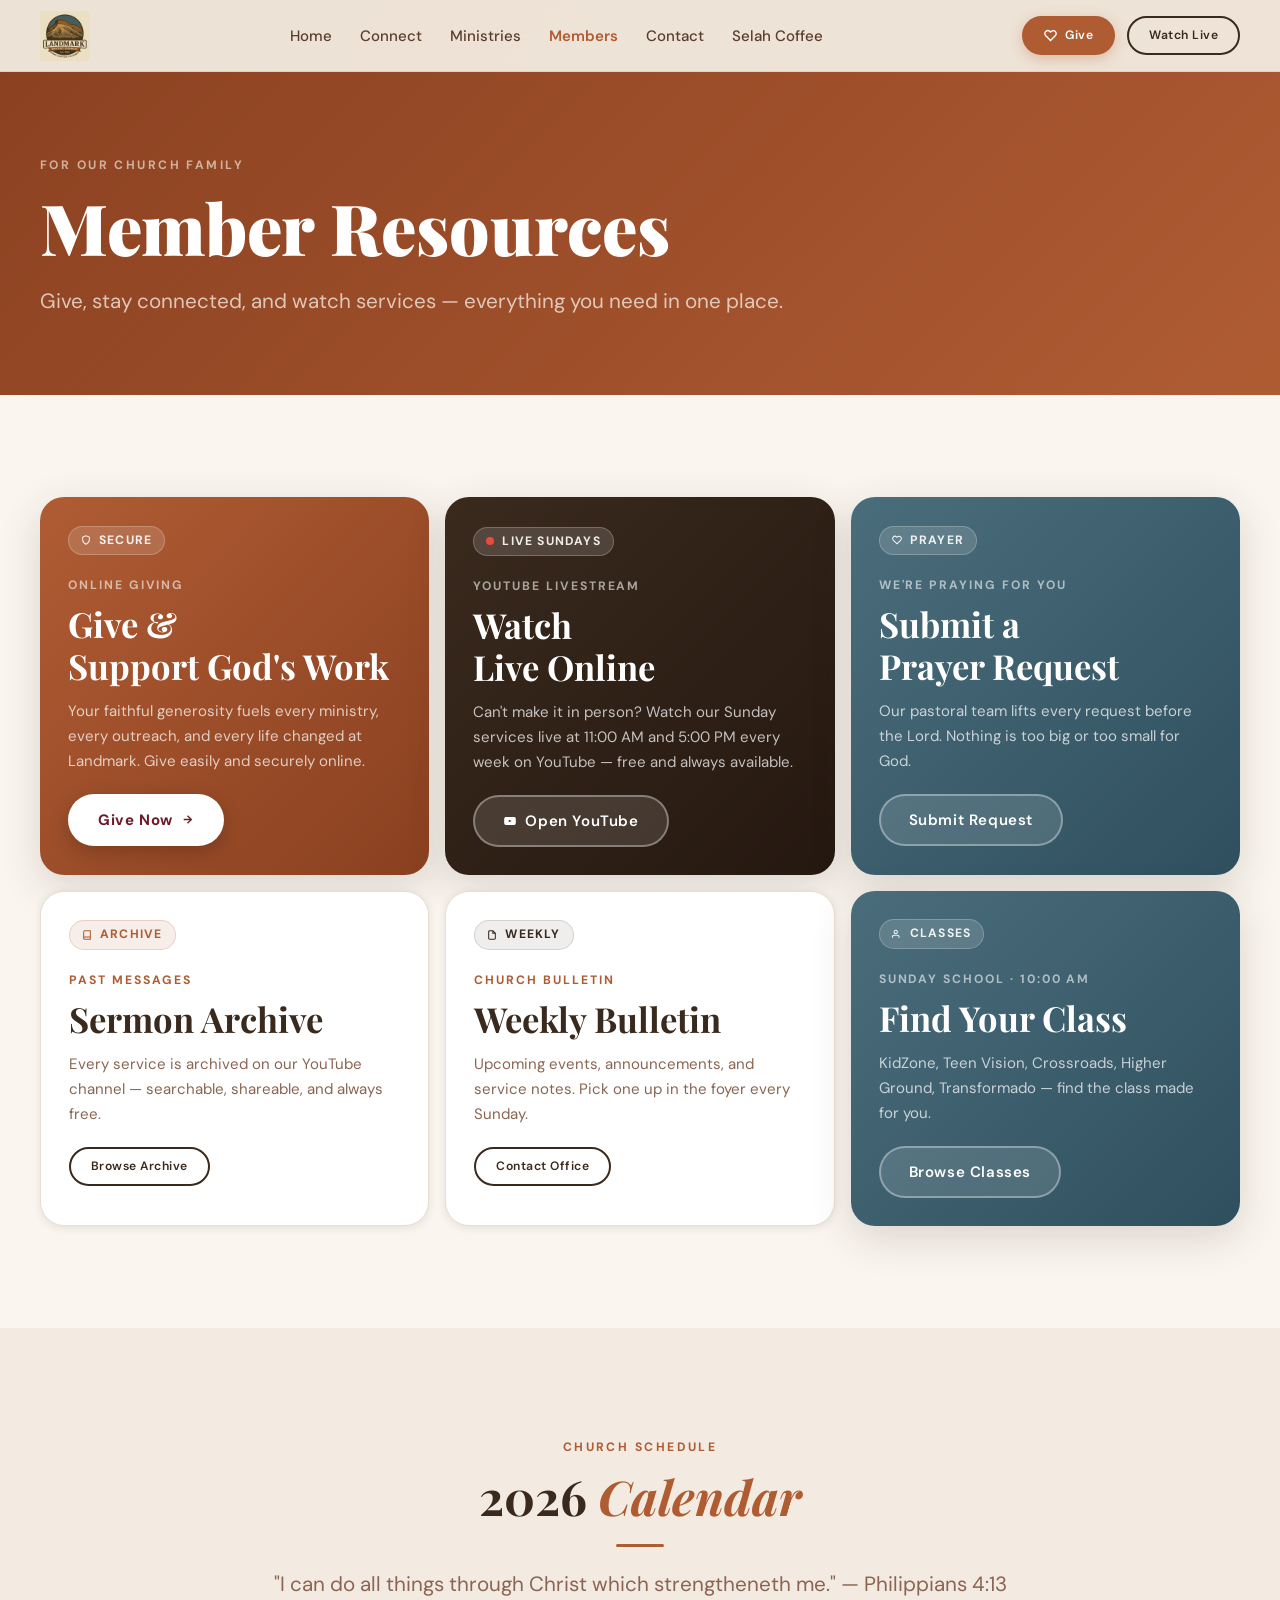
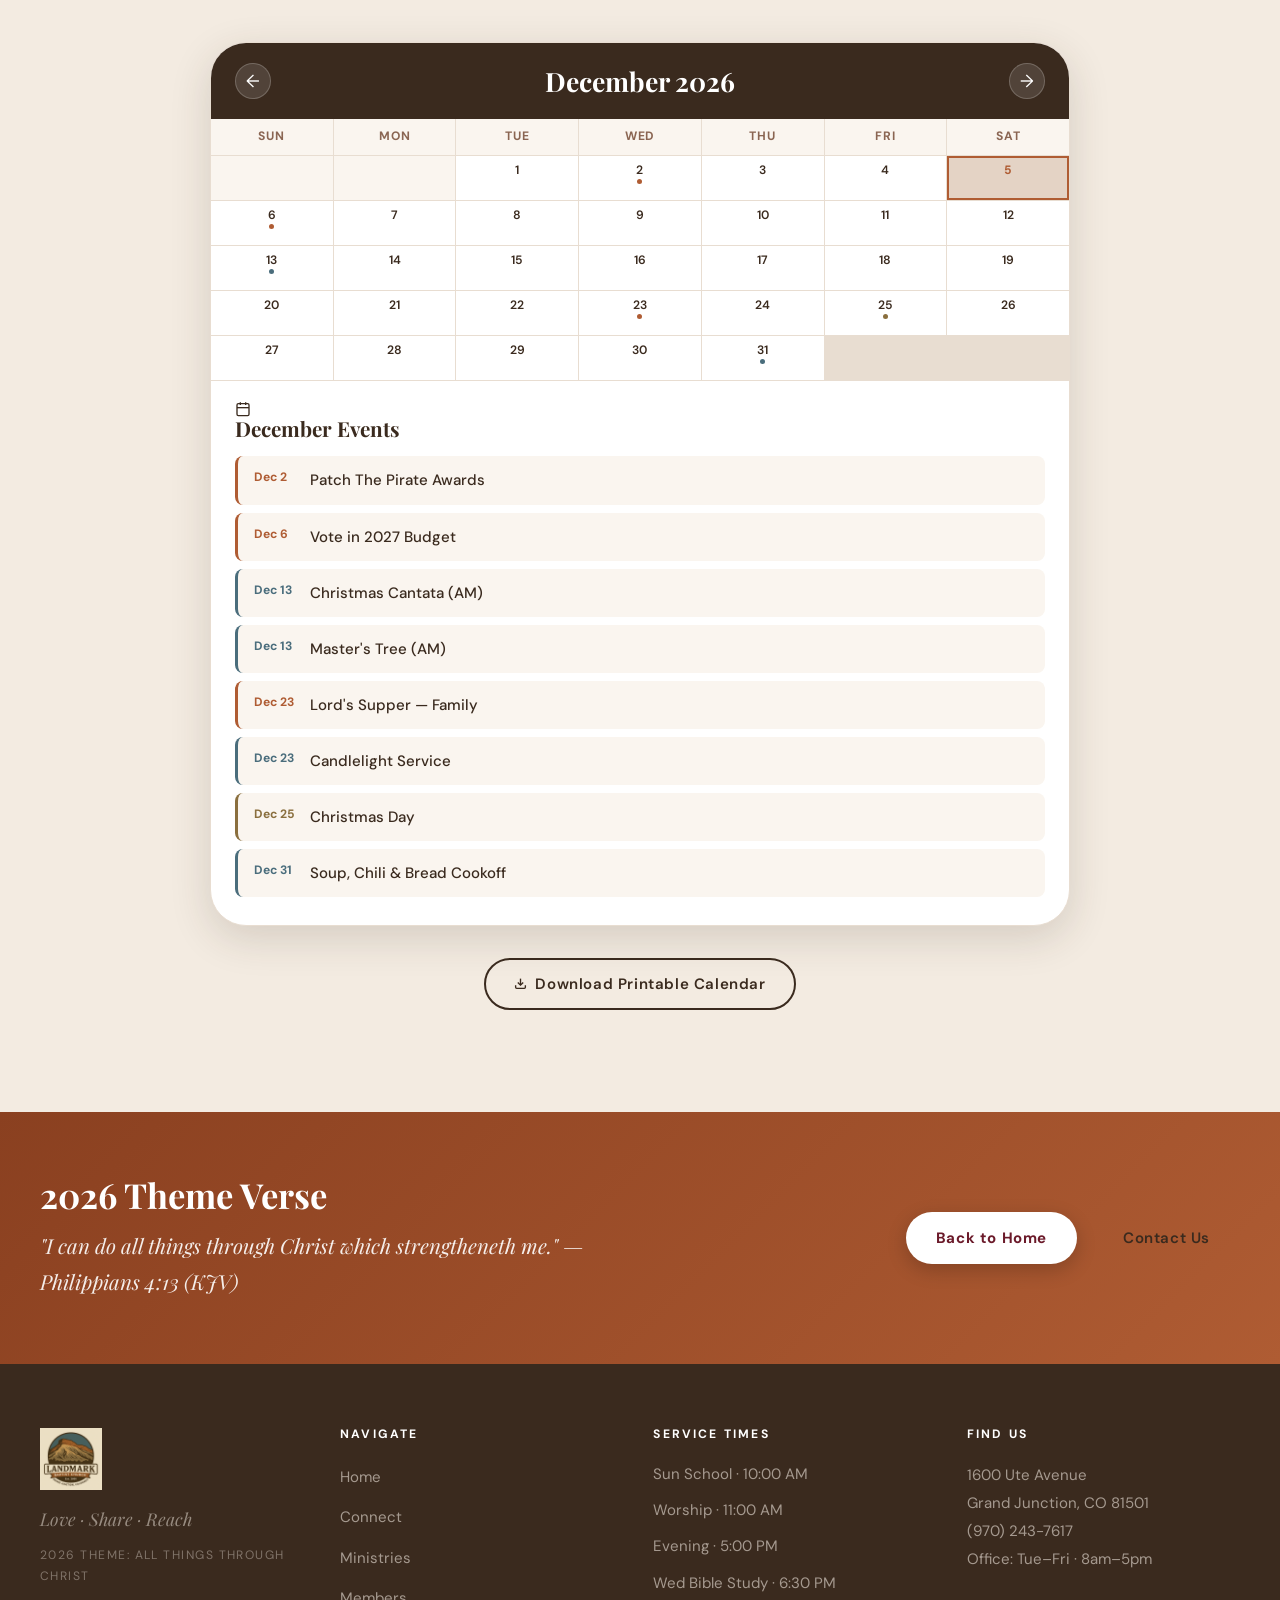
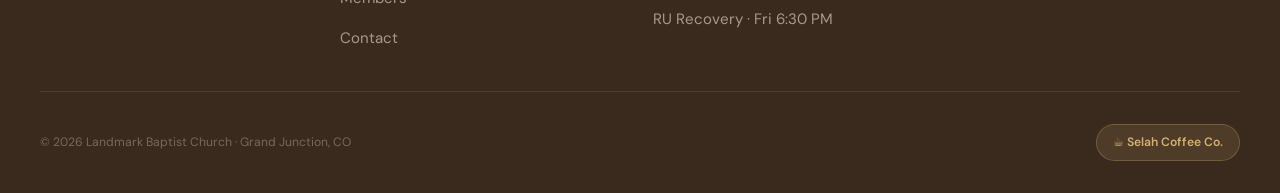
<file: members.html>
<!DOCTYPE html>
<html lang="en">
<head>
  <meta charset="UTF-8">
  <meta name="viewport" content="width=device-width, initial-scale=1.0">
  <meta name="description" content="Member Resources — Landmark Baptist Church. Online giving, 2026 church calendar, and livestream access.">
  <title>Members | Landmark Baptist Church</title>
  <link rel="icon" type="image/png" href="logo.png">
  <link rel="stylesheet" href="styles.css">
</head>
<body>

<!-- ══ HEADER ══ -->
<header class="header" id="header">
  <nav class="nav" aria-label="Main navigation">
    <div class="nav__container">
      <a href="index.html" class="nav__logo" aria-label="Landmark Baptist Church home">
        <img src="logo.png" alt="Landmark Baptist Church" class="nav__logo-img">
      </a>
      <ul class="nav__menu" role="list">
        <li><a href="index.html"      class="nav__link">Home</a></li>
        <li><a href="connect.html"    class="nav__link">Connect</a></li>
        <li><a href="ministries.html" class="nav__link">Ministries</a></li>
        <li><a href="members.html"    class="nav__link nav__link--active">Members</a></li>
        <li><a href="contact.html"    class="nav__link">Contact</a></li>
        <li><a href="selah.html"      class="nav__link">Selah Coffee</a></li>
      </ul>
      <div class="nav__actions">
        <a href="https://secure.anedot.com/landmark-baptist-church-of-grand-junction/donate" target="_blank" rel="noopener noreferrer" class="btn btn--give">
          <svg width="13" height="13" viewBox="0 0 24 24" fill="none" stroke="currentColor" stroke-width="2.5" aria-hidden="true"><path d="M20.84 4.61a5.5 5.5 0 0 0-7.78 0L12 5.67l-1.06-1.06a5.5 5.5 0 0 0-7.78 7.78l1.06 1.06L12 21.23l7.78-7.78 1.06-1.06a5.5 5.5 0 0 0 0-7.78z"/></svg>
          Give
        </a>
        <a href="https://www.youtube.com/channel/UC9e5AkM0uXpXWitTW93j7Hw" target="_blank" rel="noopener noreferrer" class="btn btn--secondary btn--sm">Watch Live</a>
      </div>
      <button class="nav__hamburger" id="navHamburger" aria-label="Open menu" aria-expanded="false" aria-controls="navPanel">
        <span></span><span></span><span></span>
      </button>
    </div>
  </nav>
</header>

<div class="nav__overlay" id="navOverlay" aria-hidden="true"></div>
<aside class="nav__panel" id="navPanel" role="dialog" aria-label="Navigation menu" aria-modal="true" hidden>
  <div class="nav__panel-top">
    <img src="logo.png" alt="Landmark Baptist Church" class="nav__panel-logo">
    <button class="nav__panel-close" id="navPanelClose" aria-label="Close menu">&#10005;</button>
  </div>
  <nav class="nav__panel-links">
    <a href="index.html"      class="nav__panel-link">Home</a>
    <a href="connect.html"    class="nav__panel-link">Connect</a>
    <a href="ministries.html" class="nav__panel-link">Ministries</a>
    <a href="members.html"    class="nav__panel-link">Members</a>
    <a href="contact.html"    class="nav__panel-link">Contact</a>
    <a href="selah.html"      class="nav__panel-link">Selah Coffee</a>
  </nav>
  <div class="nav__panel-footer">
    <a href="https://secure.anedot.com/landmark-baptist-church-of-grand-junction/donate" target="_blank" rel="noopener noreferrer" class="btn btn--primary">Give Online</a>
    <a href="contact.html" class="btn btn--ghost">Plan A Visit</a>
    <p class="nav__panel-info">1600 Ute Avenue · Grand Junction, CO 81501<br>(970) 243-7617 · Office: Tue–Fri 8am–5pm</p>
  </div>
</aside>

<main>

  <!-- ══ PAGE HERO ══ -->
  <section class="page-hero page-hero--terra" aria-labelledby="membersHeroTitle">
    <div class="container page-hero__inner">
      <span class="eyebrow eyebrow--light">For Our Church Family</span>
      <h1 class="page-hero__title" id="membersHeroTitle">Member Resources</h1>
      <p class="page-hero__sub">Give, stay connected, and watch services — everything you need in one place.</p>
    </div>
  </section>

  <!-- ══ DASHBOARD ══ -->
  <section class="section section--light" aria-label="Member dashboard">
    <div class="container">

      <div class="dashboard" role="list">

        <!-- GIVING -->
        <article class="dash-tile dash-tile--terra dash-tile--4" id="giving" role="listitem" aria-label="Online Giving">
          <div class="dash-tile__badge">
            <svg width="10" height="10" viewBox="0 0 24 24" fill="none" stroke="currentColor" stroke-width="2.5" aria-hidden="true"><path d="M12 22s8-4 8-10V5l-8-3-8 3v7c0 6 8 10 8 10z"/></svg>
            Secure
          </div>
          <p class="dash-tile__label">Online Giving</p>
          <h2 class="dash-tile__title">Give &amp;<br>Support God's Work</h2>
          <p class="dash-tile__desc">Your faithful generosity fuels every ministry, every outreach, and every life changed at Landmark. Give easily and securely online.</p>
          <a href="https://secure.anedot.com/landmark-baptist-church-of-grand-junction/donate" target="_blank" rel="noopener noreferrer" class="btn btn--school">
            Give Now
            <svg width="13" height="13" viewBox="0 0 24 24" fill="none" stroke="currentColor" stroke-width="2.5" aria-hidden="true"><line x1="5" y1="12" x2="19" y2="12"/><polyline points="12 5 19 12 12 19"/></svg>
          </a>
        </article>

        <!-- LIVE STREAM -->
        <article class="dash-tile dash-tile--dark dash-tile--4" id="livestream" role="listitem" aria-label="Watch Livestream">
          <div class="dash-tile__badge">
            <span class="dash-tile__pulse"></span>
            Live Sundays
          </div>
          <p class="dash-tile__label">YouTube Livestream</p>
          <h2 class="dash-tile__title">Watch<br>Live Online</h2>
          <p class="dash-tile__desc">Can't make it in person? Watch our Sunday services live at 11:00 AM and 5:00 PM every week on YouTube — free and always available.</p>
          <a href="https://www.youtube.com/channel/UC9e5AkM0uXpXWitTW93j7Hw" target="_blank" rel="noopener noreferrer" class="btn btn--ghost">
            <svg width="14" height="14" viewBox="0 0 24 24" fill="currentColor" aria-hidden="true"><path d="M21.8 8s-.2-1.4-.8-2c-.7-.8-1.6-.8-2-.8C16.2 5 12 5 12 5s-4.2 0-7 .2c-.4 0-1.3 0-2 .8-.6.6-.8 2-.8 2S2 9.6 2 11.2v1.5c0 1.6.2 3.2.2 3.2s.2 1.4.8 2c.7.8 1.7.7 2.2.8C6.4 18.8 12 19 12 19s4.2 0 7-.2c.4 0 1.3 0 2-.8.6-.6.8-2 .8-2s.2-1.6.2-3.2v-1.5C22 9.6 21.8 8 21.8 8zM9.8 14.3V9.7l5.4 2.3-5.4 2.3z"/></svg>
            Open YouTube
          </a>
        </article>

        <!-- PRAYER REQUEST -->
        <article class="dash-tile dash-tile--slate dash-tile--4" role="listitem" aria-label="Submit a Prayer Request">
          <div class="dash-tile__badge">
            <svg width="10" height="10" viewBox="0 0 24 24" fill="none" stroke="currentColor" stroke-width="2.5" aria-hidden="true"><path d="M20.84 4.61a5.5 5.5 0 0 0-7.78 0L12 5.67l-1.06-1.06a5.5 5.5 0 0 0-7.78 7.78l1.06 1.06L12 21.23l7.78-7.78 1.06-1.06a5.5 5.5 0 0 0 0-7.78z"/></svg>
            Prayer
          </div>
          <p class="dash-tile__label">We're Praying For You</p>
          <h2 class="dash-tile__title">Submit a<br>Prayer Request</h2>
          <p class="dash-tile__desc">Our pastoral team lifts every request before the Lord. Nothing is too big or too small for God.</p>
          <a href="contact.html" class="btn btn--ghost">Submit Request</a>
        </article>

        <!-- SERMON ARCHIVE -->
        <article class="dash-tile dash-tile--cream dash-tile--4" role="listitem" aria-label="Sermon Archive">
          <div class="dash-tile__badge">
            <svg width="10" height="10" viewBox="0 0 24 24" fill="none" stroke="currentColor" stroke-width="2.5" aria-hidden="true"><path d="M4 19.5A2.5 2.5 0 0 1 6.5 17H20"/><path d="M6.5 2H20v20H6.5A2.5 2.5 0 0 1 4 19.5v-15A2.5 2.5 0 0 1 6.5 2z"/></svg>
            Archive
          </div>
          <p class="dash-tile__label">Past Messages</p>
          <h2 class="dash-tile__title">Sermon Archive</h2>
          <p class="dash-tile__desc">Every service is archived on our YouTube channel — searchable, shareable, and always free.</p>
          <a href="https://www.youtube.com/channel/UC9e5AkM0uXpXWitTW93j7Hw" target="_blank" rel="noopener noreferrer" class="btn btn--secondary btn--sm" style="margin-top:auto;">Browse Archive</a>
        </article>

        <!-- BULLETIN -->
        <article class="dash-tile dash-tile--cream dash-tile--4" role="listitem" aria-label="Weekly Bulletin">
          <div class="dash-tile__badge" style="background:rgba(58,42,30,0.08);border-color:rgba(58,42,30,0.15);color:var(--espresso);">
            <svg width="10" height="10" viewBox="0 0 24 24" fill="none" stroke="currentColor" stroke-width="2.5" aria-hidden="true"><path d="M14 2H6a2 2 0 0 0-2 2v16a2 2 0 0 0 2 2h12a2 2 0 0 0 2-2V8z"/><polyline points="14 2 14 8 20 8"/></svg>
            Weekly
          </div>
          <p class="dash-tile__label">Church Bulletin</p>
          <h2 class="dash-tile__title">Weekly Bulletin</h2>
          <p class="dash-tile__desc">Upcoming events, announcements, and service notes. Pick one up in the foyer every Sunday.</p>
          <a href="contact.html" class="btn btn--secondary btn--sm" style="margin-top:auto;">Contact Office</a>
        </article>

        <!-- CONNECT CLASSES -->
        <article class="dash-tile dash-tile--slate dash-tile--4" role="listitem" aria-label="Find Your Sunday School Class">
          <div class="dash-tile__badge">
            <svg width="10" height="10" viewBox="0 0 24 24" fill="none" stroke="currentColor" stroke-width="2.5" aria-hidden="true"><path d="M17 21v-2a4 4 0 0 0-4-4H5a4 4 0 0 0-4 4v2"/><circle cx="9" cy="7" r="4"/></svg>
            Classes
          </div>
          <p class="dash-tile__label">Sunday School · 10:00 AM</p>
          <h2 class="dash-tile__title">Find Your Class</h2>
          <p class="dash-tile__desc">KidZone, Teen Vision, Crossroads, Higher Ground, Transformado — find the class made for you.</p>
          <a href="connect.html" class="btn btn--ghost">Browse Classes</a>
        </article>

      </div>
    </div>
  </section>

  <!-- ══ INTERACTIVE 2026 CALENDAR ══ -->
  <section class="section section--cream" id="calendar" aria-labelledby="calTitle">
    <div class="container">

      <div style="text-align:center;margin-bottom:var(--sp-10);">
        <span class="eyebrow">Church Schedule</span>
        <h2 class="section__title" id="calTitle">2026 <em>Calendar</em></h2>
        <div class="divider divider--center"></div>
        <p class="section__sub" style="margin-inline:auto;text-align:center;">"I can do all things through Christ which strengtheneth me." — Philippians 4:13</p>
      </div>

      <div class="lbc-cal" style="max-width:860px;margin-inline:auto;">
        <div class="lbc-cal__header">
          <button class="lbc-cal__nav-btn" id="calPrev" aria-label="Previous month">&#8592;</button>
          <h3 class="lbc-cal__month" id="calMonthYear" aria-live="polite">January 2026</h3>
          <button class="lbc-cal__nav-btn" id="calNext" aria-label="Next month">&#8594;</button>
        </div>
        <div class="lbc-cal__grid" id="calGrid" role="grid" aria-label="Calendar">
          <div class="lbc-cal__dow" role="columnheader">Sun</div>
          <div class="lbc-cal__dow" role="columnheader">Mon</div>
          <div class="lbc-cal__dow" role="columnheader">Tue</div>
          <div class="lbc-cal__dow" role="columnheader">Wed</div>
          <div class="lbc-cal__dow" role="columnheader">Thu</div>
          <div class="lbc-cal__dow" role="columnheader">Fri</div>
          <div class="lbc-cal__dow" role="columnheader">Sat</div>
        </div>
        <div class="lbc-cal__events">
          <h4 class="lbc-cal__events-title">
            <svg width="16" height="16" viewBox="0 0 24 24" fill="none" stroke="currentColor" stroke-width="2" aria-hidden="true"><rect x="3" y="4" width="18" height="18" rx="2"/><line x1="16" y1="2" x2="16" y2="6"/><line x1="8" y1="2" x2="8" y2="6"/><line x1="3" y1="10" x2="21" y2="10"/></svg>
            <span id="calEventsHeading">Events This Month</span>
          </h4>
          <div id="calEventsList"></div>
        </div>
      </div>

      <div style="text-align:center;margin-top:var(--sp-8);">
        <a href="2026calendar.png" download="LBC-2026-Calendar.png" class="btn btn--secondary">
          <svg width="13" height="13" viewBox="0 0 24 24" fill="none" stroke="currentColor" stroke-width="2.5" aria-hidden="true"><path d="M21 15v4a2 2 0 0 1-2 2H5a2 2 0 0 1-2-2v-4"/><polyline points="7 10 12 15 17 10"/><line x1="12" y1="15" x2="12" y2="3"/></svg>
          Download Printable Calendar
        </a>
      </div>

    </div>
  </section>

  <!-- ══ CLOSING VERSE ══ -->
  <section class="cta-strip" aria-label="Theme verse">
    <div class="container">
      <div class="cta-strip__inner">
        <div class="cta-strip__text">
          <h2 class="section__title section__title--light" style="font-size:var(--text-2xl);margin-bottom:var(--sp-3);">2026 Theme Verse</h2>
          <p style="font-family:var(--font-serif);font-style:italic;font-size:var(--text-lg);color:rgba(255,255,255,0.90);">"I can do all things through Christ which strengtheneth me." — Philippians 4:13 (KJV)</p>
        </div>
        <div style="display:flex;gap:var(--sp-4);flex-wrap:wrap;flex-shrink:0;">
          <a href="index.html"   class="btn btn--school">Back to Home</a>
          <a href="contact.html" class="btn btn--outline-light">Contact Us</a>
        </div>
      </div>
    </div>
  </section>

</main>

<!-- ══ FOOTER ══ -->
<footer class="footer" aria-label="Site footer">
  <div class="container">
    <div class="footer__grid">
      <div class="footer__brand">
        <img src="logo.png" alt="Landmark Baptist Church" class="footer__logo">
        <p class="footer__tagline">Love · Share · Reach</p>
        <p class="footer__mission">2026 Theme: All Things Through Christ</p>
      </div>
      <div>
        <h4 class="footer__col-title">Navigate</h4>
        <ul class="footer__links">
          <li><a href="index.html"      class="footer__link">Home</a></li>
          <li><a href="connect.html"    class="footer__link">Connect</a></li>
          <li><a href="ministries.html" class="footer__link">Ministries</a></li>
          <li><a href="members.html"    class="footer__link">Members</a></li>
          <li><a href="contact.html"    class="footer__link">Contact</a></li>
        </ul>
      </div>
      <div>
        <h4 class="footer__col-title">Service Times</h4>
        <ul class="footer__links">
          <li class="footer__link">Sun School · 10:00 AM</li>
          <li class="footer__link">Worship · 11:00 AM</li>
          <li class="footer__link">Evening · 5:00 PM</li>
          <li class="footer__link">Wed Bible Study · 6:30 PM</li>
          <li class="footer__link">RU Recovery · Fri 6:30 PM</li>
        </ul>
      </div>
      <div>
        <h4 class="footer__col-title">Find Us</h4>
        <address class="footer__address">
          1600 Ute Avenue<br>Grand Junction, CO 81501<br>
          <a href="tel:+19702437617">(970) 243-7617</a><br>
          Office: Tue–Fri · 8am–5pm
        </address>
      </div>
    </div>
    <div class="footer__bottom">
      <p class="footer__copy">© <span id="yr">2026</span> Landmark Baptist Church · Grand Junction, CO</p>
      <a href="selah.html" class="selah-pill">☕ Selah Coffee Co.</a>
    </div>
  </div>
</footer>

<script src="script.js"></script>
<script>
document.getElementById('yr').textContent = new Date().getFullYear();

// ── INTERACTIVE CALENDAR ──
(function(){
  var E={
    1:[{d:1,label:"New Year's Day",t:"h"},{d:4,label:"Vision Sunday"},{d:16,label:"Change Wars"},{d:18,label:"Sanctity of Human Life & Baby Dedication"}],
    2:[{d:4,label:"Colorado Teen Extreme (4–6)",t:"s"},{d:8,label:"Super Sports Sunday"},{d:14,label:"Valentine's Day",t:"h"},{d:21,label:"Teen Soulwinning Marathon"},{d:22,label:"Teen Takeover Service"},{d:28,label:"Ladies' Tea in Rifle"}],
    3:[{d:1,label:"Carnival Sunday Meeting"},{d:3,label:"Pastor's Birthday"},{d:5,label:"Patch The Pirate Awards"},{d:8,label:"Daylight Saving Time Begins",t:"h"},{d:29,label:"Bus Anniversary"}],
    4:[{d:1,label:"Lord's Supper"},{d:5,label:"Resurrection Sunday",t:"s"},{d:12,label:"Carnival Sunday"},{d:24,label:"Rocky Mountain Ladies Conference (24–25)",t:"s"}],
    5:[{d:10,label:"Mother's Day",t:"h"},{d:10,label:"WCBC Tour Group (AM)"},{d:17,label:"Anniversary Sunday",t:"s"},{d:25,label:"Memorial Day",t:"h"},{d:27,label:"Patch The Pirate Awards"},{d:28,label:"TMBC Men's Conference (28–30)",t:"s"}],
    6:[{d:7,label:"Promotion Sunday"},{d:11,label:"Patch The Pirate Campout (11–12)"},{d:14,label:"Flag Day",t:"h"},{d:14,label:"Friend Day",t:"s"},{d:21,label:"Father's Day",t:"h"},{d:23,label:"Kidz Crusade (23–25)",t:"s"}],
    7:[{d:4,label:"Independence Day",t:"h"},{d:5,label:"God & Country Day",t:"s"},{d:9,label:"Family Camp (9–11)",t:"s"},{d:12,label:"RU Anniversary"},{d:18,label:"Hammond Youth Conference (18–24)",t:"s"},{d:19,label:"Teachers & Workers Appreciation"},{d:22,label:"The Lord's Supper"}],
    8:[{d:1,label:"NW Colorado Ladies Conference",t:"s"},{d:22,label:"Teen Rafting Trip",t:"s"}],
    9:[{d:11,label:"Patriot Day",t:"h"},{d:13,label:"First Responder's Sunday",t:"s"},{d:30,label:"The Lord's Supper"}],
    10:[{d:4,label:"Nursery Appreciation"},{d:11,label:"Round-Up Sunday",t:"s"},{d:16,label:"Pastor & Mrs. Whiston's Wedding Anniversary"},{d:18,label:"Pumpkin Sunday"},{d:28,label:"Fall Carnival",t:"s"}],
    11:[{d:1,label:"Daylight Saving Time Ends",t:"h"},{d:7,label:"Men's Prayer Breakfast"},{d:11,label:"Veterans Day",t:"h"},{d:15,label:"Spanish Ministry Anniversary"},{d:22,label:"Teen Pie Auction"},{d:24,label:"Prayer, Praise & Pie Night"},{d:26,label:"Thanksgiving Day",t:"h"}],
    12:[{d:2,label:"Patch The Pirate Awards"},{d:6,label:"Vote in 2027 Budget"},{d:13,label:"Christmas Cantata (AM)",t:"s"},{d:13,label:"Master's Tree (AM)",t:"s"},{d:23,label:"Lord's Supper — Family"},{d:23,label:"Candlelight Service",t:"s"},{d:25,label:"Christmas Day",t:"h"},{d:31,label:"Soup, Chili & Bread Cookoff",t:"s"}]
  };
  var MN=["January","February","March","April","May","June","July","August","September","October","November","December"];
  var MS=["Jan","Feb","Mar","Apr","May","Jun","Jul","Aug","Sep","Oct","Nov","Dec"];
  var now=new Date(), yr=2026;
  var mo=now.getFullYear()===2026?now.getMonth()+1:1;

  function render(){
    var grid=document.getElementById('calGrid');
    var titleEl=document.getElementById('calMonthYear');
    var headEl=document.getElementById('calEventsHeading');
    var listEl=document.getElementById('calEventsList');
    grid.querySelectorAll('.lbc-cal__day').forEach(function(el){el.remove();});
    titleEl.textContent=MN[mo-1]+' 2026';
    headEl.textContent=MN[mo-1]+' Events';
    var first=new Date(yr,mo-1,1).getDay();
    var days=new Date(yr,mo,0).getDate();
    var today=new Date();
    var isCur=today.getFullYear()===yr&&today.getMonth()+1===mo;
    var evts=E[mo]||[];
    for(var i=0;i<first;i++){var em=document.createElement('div');em.className='lbc-cal__day lbc-cal__day--empty';em.setAttribute('role','gridcell');grid.appendChild(em);}
    for(var d=1;d<=days;d++){
      var de=evts.filter(function(ev){return ev.d===d;});
      var cell=document.createElement('div');
      var cls='lbc-cal__day';
      if(isCur&&d===today.getDate())cls+=' lbc-cal__day--today';
      if(de.length)cls+=' lbc-cal__day--event';
      cell.className=cls;cell.setAttribute('role','gridcell');
      if(de.length){cell.setAttribute('tabindex','0');cell.title=de.map(function(ev){return ev.label;}).join(', ');}
      var n=document.createElement('span');n.className='lbc-cal__day-num';n.textContent=d;cell.appendChild(n);
      if(de.length){var dot=document.createElement('span');dot.className='lbc-cal__dot';if(de[0].t==='s')dot.style.background='var(--slate)';if(de[0].t==='h')dot.style.background='#8A6F3E';cell.appendChild(dot);}
      grid.appendChild(cell);
    }
    if(!evts.length){listEl.innerHTML='<p class="lbc-cal__empty">No events scheduled this month.</p>';}
    else{listEl.innerHTML=evts.map(function(ev){var c=ev.t==='s'?' lbc-cal__event--special':ev.t==='h'?' lbc-cal__event--holiday':'';return'<div class="lbc-cal__event'+c+'"><span class="lbc-cal__event-date">'+MS[mo-1]+' '+ev.d+'</span><span class="lbc-cal__event-name">'+ev.label+'</span></div>';}).join('');}
  }
  document.getElementById('calPrev').addEventListener('click',function(){mo--;if(mo<1)mo=12;render();});
  document.getElementById('calNext').addEventListener('click',function(){mo++;if(mo>12)mo=1;render();});
  render();
})();
</script>
</body>
</html>
</file>
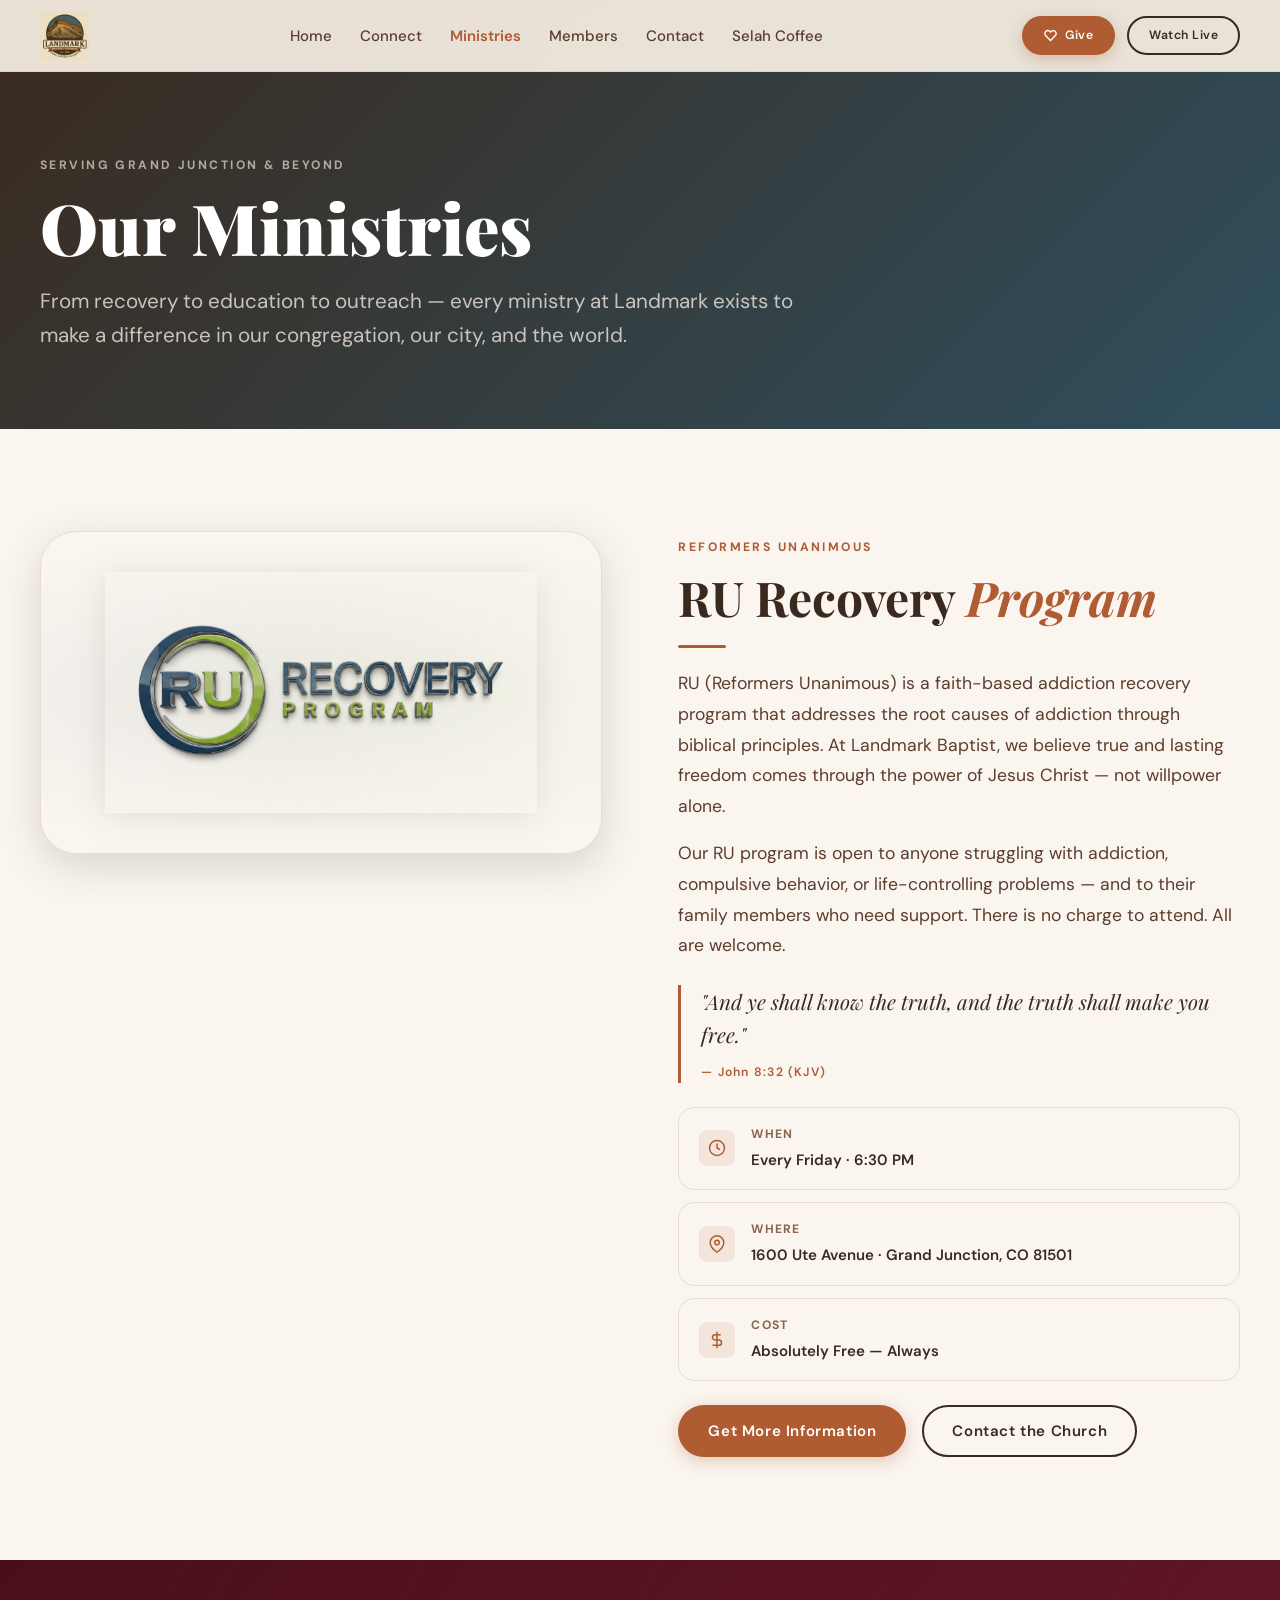
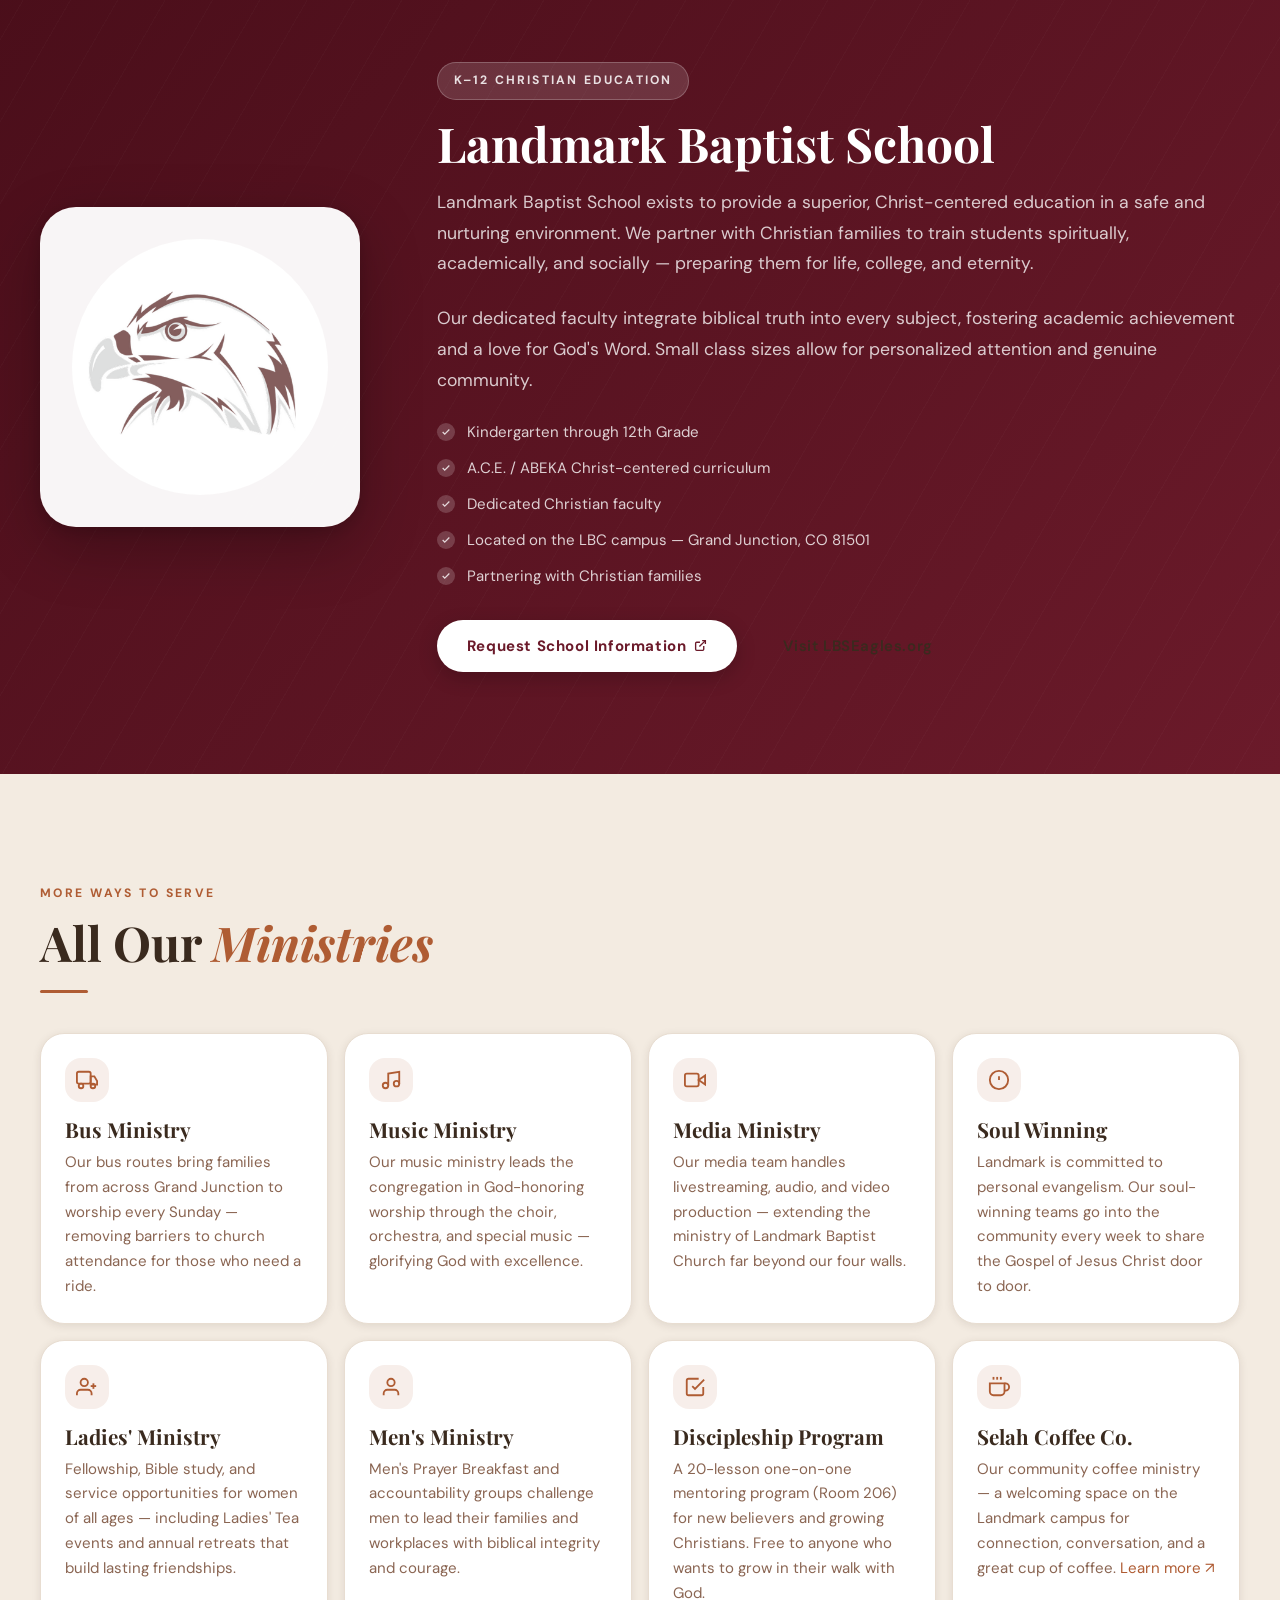
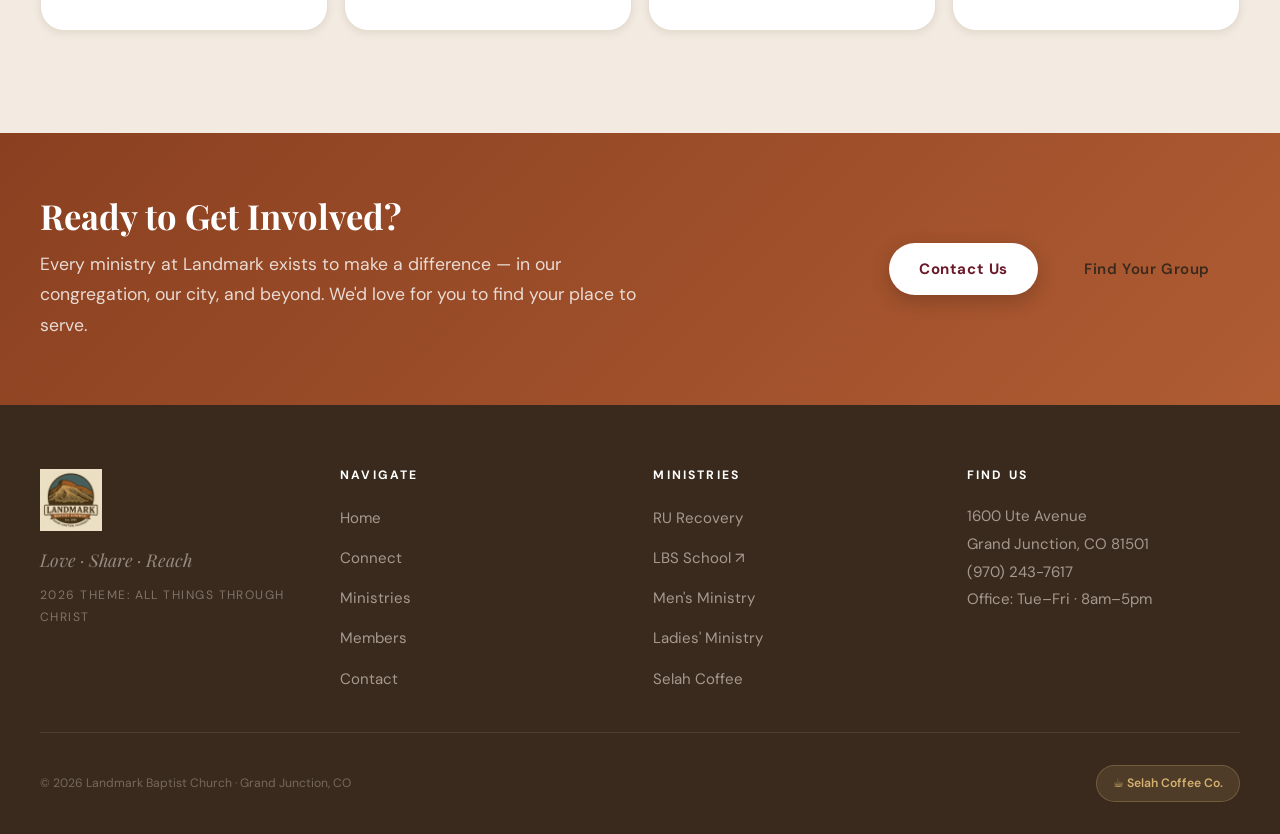
<file: ministries.html>
<!DOCTYPE html>
<html lang="en">
<head>
  <meta charset="UTF-8">
  <meta name="viewport" content="width=device-width, initial-scale=1.0">
  <meta name="description" content="Ministries at Landmark Baptist Church — RU Recovery, Landmark Baptist School, Bus Ministry, and more in Grand Junction, CO.">
  <title>Ministries | Landmark Baptist Church</title>
  <link rel="icon" type="image/png" href="logo.png">
  <link rel="stylesheet" href="styles.css">
</head>
<body>

<!-- ══ HEADER ══ -->
<header class="header" id="header">
  <nav class="nav" aria-label="Main navigation">
    <div class="nav__container">
      <a href="index.html" class="nav__logo" aria-label="Landmark Baptist Church home">
        <img src="logo.png" alt="Landmark Baptist Church" class="nav__logo-img">
      </a>
      <ul class="nav__menu" role="list">
        <li><a href="index.html"      class="nav__link">Home</a></li>
        <li><a href="connect.html"    class="nav__link">Connect</a></li>
        <li><a href="ministries.html" class="nav__link nav__link--active">Ministries</a></li>
        <li><a href="members.html"    class="nav__link">Members</a></li>
        <li><a href="contact.html"    class="nav__link">Contact</a></li>
        <li><a href="selah.html"      class="nav__link">Selah Coffee</a></li>
      </ul>
      <div class="nav__actions">
        <a href="https://secure.anedot.com/landmark-baptist-church-of-grand-junction/donate" target="_blank" rel="noopener noreferrer" class="btn btn--give">
          <svg width="13" height="13" viewBox="0 0 24 24" fill="none" stroke="currentColor" stroke-width="2.5" aria-hidden="true"><path d="M20.84 4.61a5.5 5.5 0 0 0-7.78 0L12 5.67l-1.06-1.06a5.5 5.5 0 0 0-7.78 7.78l1.06 1.06L12 21.23l7.78-7.78 1.06-1.06a5.5 5.5 0 0 0 0-7.78z"/></svg>
          Give
        </a>
        <a href="https://www.youtube.com/channel/UC9e5AkM0uXpXWitTW93j7Hw" target="_blank" rel="noopener noreferrer" class="btn btn--secondary btn--sm">Watch Live</a>
      </div>
      <button class="nav__hamburger" id="navHamburger" aria-label="Open menu" aria-expanded="false" aria-controls="navPanel">
        <span></span><span></span><span></span>
      </button>
    </div>
  </nav>
</header>

<div class="nav__overlay" id="navOverlay" aria-hidden="true"></div>
<aside class="nav__panel" id="navPanel" role="dialog" aria-label="Navigation menu" aria-modal="true" hidden>
  <div class="nav__panel-top">
    <img src="logo.png" alt="Landmark Baptist Church" class="nav__panel-logo">
    <button class="nav__panel-close" id="navPanelClose" aria-label="Close menu">&#10005;</button>
  </div>
  <nav class="nav__panel-links">
    <a href="index.html"      class="nav__panel-link">Home</a>
    <a href="connect.html"    class="nav__panel-link">Connect</a>
    <a href="ministries.html" class="nav__panel-link">Ministries</a>
    <a href="members.html"    class="nav__panel-link">Members</a>
    <a href="contact.html"    class="nav__panel-link">Contact</a>
    <a href="selah.html"      class="nav__panel-link">Selah Coffee</a>
  </nav>
  <div class="nav__panel-footer">
    <a href="https://secure.anedot.com/landmark-baptist-church-of-grand-junction/donate" target="_blank" rel="noopener noreferrer" class="btn btn--primary">Give Online</a>
    <a href="contact.html" class="btn btn--ghost">Plan A Visit</a>
    <p class="nav__panel-info">1600 Ute Avenue · Grand Junction, CO 81501<br>(970) 243-7617 · Office: Tue–Fri 8am–5pm</p>
  </div>
</aside>

<main>

  <!-- ══ PAGE HERO ══ -->
  <section class="page-hero" aria-labelledby="minHeroTitle">
    <div class="container page-hero__inner">
      <span class="eyebrow eyebrow--light">Serving Grand Junction &amp; Beyond</span>
      <h1 class="page-hero__title" id="minHeroTitle">Our Ministries</h1>
      <p class="page-hero__sub">From recovery to education to outreach — every ministry at Landmark exists to make a difference in our congregation, our city, and the world.</p>
    </div>
  </section>

  <!-- ══ RU RECOVERY ══ -->
  <section class="section section--light" id="ru" aria-labelledby="ruTitle">
    <div class="container">
      <div class="ru__grid">

        <div class="ru__logo-card" aria-hidden="true">
          <img src="ruprogram.png" alt="RU Recovery program logo" class="ru__logo-img" loading="lazy">
        </div>

        <div>
          <span class="eyebrow">Reformers Unanimous</span>
          <h2 class="section__title" id="ruTitle">RU Recovery <em>Program</em></h2>
          <div class="divider"></div>
          <p>RU (Reformers Unanimous) is a faith-based addiction recovery program that addresses the root causes of addiction through biblical principles. At Landmark Baptist, we believe true and lasting freedom comes through the power of Jesus Christ — not willpower alone.</p>
          <p style="margin-top:var(--sp-4);">Our RU program is open to anyone struggling with addiction, compulsive behavior, or life-controlling problems — and to their family members who need support. There is no charge to attend. All are welcome.</p>

          <blockquote class="history__verse" style="margin-top:var(--sp-6);">
            "And ye shall know the truth, and the truth shall make you free."
            <cite>— John 8:32 (KJV)</cite>
          </blockquote>

          <div class="ru__meta">
            <div class="ru__meta-item">
              <div class="ru__meta-icon">
                <svg width="18" height="18" viewBox="0 0 24 24" fill="none" stroke="currentColor" stroke-width="2" aria-hidden="true"><circle cx="12" cy="12" r="10"/><polyline points="12 6 12 12 16 14"/></svg>
              </div>
              <div>
                <p class="ru__meta-label">When</p>
                <p class="ru__meta-value">Every Friday · 6:30 PM</p>
              </div>
            </div>
            <div class="ru__meta-item">
              <div class="ru__meta-icon">
                <svg width="18" height="18" viewBox="0 0 24 24" fill="none" stroke="currentColor" stroke-width="2" aria-hidden="true"><path d="M21 10c0 7-9 13-9 13s-9-6-9-13a9 9 0 0 1 18 0z"/><circle cx="12" cy="10" r="3"/></svg>
              </div>
              <div>
                <p class="ru__meta-label">Where</p>
                <p class="ru__meta-value">1600 Ute Avenue · Grand Junction, CO 81501</p>
              </div>
            </div>
            <div class="ru__meta-item">
              <div class="ru__meta-icon">
                <svg width="18" height="18" viewBox="0 0 24 24" fill="none" stroke="currentColor" stroke-width="2" aria-hidden="true"><line x1="12" y1="1" x2="12" y2="23"/><path d="M17 5H9.5a3.5 3.5 0 0 0 0 7h5a3.5 3.5 0 0 1 0 7H6"/></svg>
              </div>
              <div>
                <p class="ru__meta-label">Cost</p>
                <p class="ru__meta-value">Absolutely Free — Always</p>
              </div>
            </div>
          </div>

          <div style="display:flex;gap:var(--sp-4);flex-wrap:wrap;">
            <a href="contact.html" class="btn btn--primary">Get More Information</a>
            <a href="contact.html" class="btn btn--secondary">Contact the Church</a>
          </div>
        </div>

      </div>
    </div>
  </section>

  <!-- ══ LANDMARK BAPTIST SCHOOL ══ -->
  <section class="section school" id="school" aria-labelledby="schoolTitle">
    <div class="container">
      <div class="school__grid">

        <div class="school__logo-card">
          <div class="school__logo-wrap">
            <img src="school.png" alt="Landmark Baptist School — LBS Eagles" class="school__logo-img" loading="lazy">
          </div>
        </div>

        <div>
          <span class="school__tag">K–12 Christian Education</span>
          <h2 class="section__title school__title" id="schoolTitle">Landmark Baptist School</h2>
          <p class="school__body">Landmark Baptist School exists to provide a superior, Christ-centered education in a safe and nurturing environment. We partner with Christian families to train students spiritually, academically, and socially — preparing them for life, college, and eternity.</p>
          <p class="school__body">Our dedicated faculty integrate biblical truth into every subject, fostering academic achievement and a love for God's Word. Small class sizes allow for personalized attention and genuine community.</p>

          <ul class="school__features">
            <li class="school__feature">
              <span class="school__feature-check" aria-hidden="true">
                <svg width="10" height="10" viewBox="0 0 24 24" fill="none" stroke="currentColor" stroke-width="3"><polyline points="20 6 9 17 4 12"/></svg>
              </span>
              Kindergarten through 12th Grade
            </li>
            <li class="school__feature">
              <span class="school__feature-check" aria-hidden="true">
                <svg width="10" height="10" viewBox="0 0 24 24" fill="none" stroke="currentColor" stroke-width="3"><polyline points="20 6 9 17 4 12"/></svg>
              </span>
              A.C.E. / ABEKA Christ-centered curriculum
            </li>
            <li class="school__feature">
              <span class="school__feature-check" aria-hidden="true">
                <svg width="10" height="10" viewBox="0 0 24 24" fill="none" stroke="currentColor" stroke-width="3"><polyline points="20 6 9 17 4 12"/></svg>
              </span>
              Dedicated Christian faculty
            </li>
            <li class="school__feature">
              <span class="school__feature-check" aria-hidden="true">
                <svg width="10" height="10" viewBox="0 0 24 24" fill="none" stroke="currentColor" stroke-width="3"><polyline points="20 6 9 17 4 12"/></svg>
              </span>
              Located on the LBC campus — Grand Junction, CO 81501
            </li>
            <li class="school__feature">
              <span class="school__feature-check" aria-hidden="true">
                <svg width="10" height="10" viewBox="0 0 24 24" fill="none" stroke="currentColor" stroke-width="3"><polyline points="20 6 9 17 4 12"/></svg>
              </span>
              Partnering with Christian families
            </li>
          </ul>

          <div class="school__actions">
            <a href="http://www.lbseagles.org" target="_blank" rel="noopener noreferrer" class="btn btn--school">
              Request School Information
              <svg width="13" height="13" viewBox="0 0 24 24" fill="none" stroke="currentColor" stroke-width="2.5" aria-hidden="true"><path d="M18 13v6a2 2 0 0 1-2 2H5a2 2 0 0 1-2-2V8a2 2 0 0 1 2-2h6"/><polyline points="15 3 21 3 21 9"/><line x1="10" y1="14" x2="21" y2="3"/></svg>
            </a>
            <a href="http://www.lbseagles.org" target="_blank" rel="noopener noreferrer" class="btn btn--outline-light">Visit LBSEagles.org</a>
          </div>
        </div>

      </div>
    </div>
  </section>

  <!-- ══ OTHER MINISTRIES ══ -->
  <section class="section section--cream" aria-labelledby="otherMinTitle">
    <div class="container">
      <div style="margin-bottom:var(--sp-10);">
        <span class="eyebrow">More Ways to Serve</span>
        <h2 class="section__title" id="otherMinTitle">All Our <em>Ministries</em></h2>
        <div class="divider"></div>
      </div>

      <div class="ministry-grid" role="list">

        <article class="ministry-card" role="listitem">
          <div class="ministry-card__icon">
            <svg width="22" height="22" viewBox="0 0 24 24" fill="none" stroke="currentColor" stroke-width="2" aria-hidden="true"><rect x="1" y="3" width="15" height="13" rx="2"/><path d="M16 8h4l3 5v4h-7V8z"/><circle cx="5.5" cy="18.5" r="2.5"/><circle cx="18.5" cy="18.5" r="2.5"/></svg>
          </div>
          <h3 class="ministry-card__name">Bus Ministry</h3>
          <p class="ministry-card__desc">Our bus routes bring families from across Grand Junction to worship every Sunday — removing barriers to church attendance for those who need a ride.</p>
        </article>

        <article class="ministry-card" role="listitem">
          <div class="ministry-card__icon">
            <svg width="22" height="22" viewBox="0 0 24 24" fill="none" stroke="currentColor" stroke-width="2" aria-hidden="true"><path d="M9 18V5l12-2v13"/><circle cx="6" cy="18" r="3"/><circle cx="18" cy="16" r="3"/></svg>
          </div>
          <h3 class="ministry-card__name">Music Ministry</h3>
          <p class="ministry-card__desc">Our music ministry leads the congregation in God-honoring worship through the choir, orchestra, and special music — glorifying God with excellence.</p>
        </article>

        <article class="ministry-card" role="listitem">
          <div class="ministry-card__icon">
            <svg width="22" height="22" viewBox="0 0 24 24" fill="none" stroke="currentColor" stroke-width="2" aria-hidden="true"><polygon points="23 7 16 12 23 17 23 7"/><rect x="1" y="5" width="15" height="14" rx="2"/></svg>
          </div>
          <h3 class="ministry-card__name">Media Ministry</h3>
          <p class="ministry-card__desc">Our media team handles livestreaming, audio, and video production — extending the ministry of Landmark Baptist Church far beyond our four walls.</p>
        </article>

        <article class="ministry-card" role="listitem">
          <div class="ministry-card__icon">
            <svg width="22" height="22" viewBox="0 0 24 24" fill="none" stroke="currentColor" stroke-width="2" aria-hidden="true"><circle cx="12" cy="12" r="10"/><line x1="12" y1="8" x2="12" y2="12"/><line x1="12" y1="16" x2="12.01" y2="16"/></svg>
          </div>
          <h3 class="ministry-card__name">Soul Winning</h3>
          <p class="ministry-card__desc">Landmark is committed to personal evangelism. Our soul-winning teams go into the community every week to share the Gospel of Jesus Christ door to door.</p>
        </article>

        <article class="ministry-card" role="listitem">
          <div class="ministry-card__icon">
            <svg width="22" height="22" viewBox="0 0 24 24" fill="none" stroke="currentColor" stroke-width="2" aria-hidden="true"><path d="M17 21v-2a4 4 0 0 0-4-4H5a4 4 0 0 0-4 4v2"/><circle cx="9" cy="7" r="4"/><line x1="19" y1="8" x2="19" y2="14"/><line x1="22" y1="11" x2="16" y2="11"/></svg>
          </div>
          <h3 class="ministry-card__name">Ladies' Ministry</h3>
          <p class="ministry-card__desc">Fellowship, Bible study, and service opportunities for women of all ages — including Ladies' Tea events and annual retreats that build lasting friendships.</p>
        </article>

        <article class="ministry-card" role="listitem">
          <div class="ministry-card__icon">
            <svg width="22" height="22" viewBox="0 0 24 24" fill="none" stroke="currentColor" stroke-width="2" aria-hidden="true"><path d="M20 21v-2a4 4 0 0 0-4-4H8a4 4 0 0 0-4 4v2"/><circle cx="12" cy="7" r="4"/></svg>
          </div>
          <h3 class="ministry-card__name">Men's Ministry</h3>
          <p class="ministry-card__desc">Men's Prayer Breakfast and accountability groups challenge men to lead their families and workplaces with biblical integrity and courage.</p>
        </article>

        <article class="ministry-card" role="listitem">
          <div class="ministry-card__icon">
            <svg width="22" height="22" viewBox="0 0 24 24" fill="none" stroke="currentColor" stroke-width="2" aria-hidden="true"><polyline points="9 11 12 14 22 4"/><path d="M21 12v7a2 2 0 0 1-2 2H5a2 2 0 0 1-2-2V5a2 2 0 0 1 2-2h11"/></svg>
          </div>
          <h3 class="ministry-card__name">Discipleship Program</h3>
          <p class="ministry-card__desc">A 20-lesson one-on-one mentoring program (Room 206) for new believers and growing Christians. Free to anyone who wants to grow in their walk with God.</p>
        </article>

        <article class="ministry-card" role="listitem">
          <div class="ministry-card__icon">
            <svg width="22" height="22" viewBox="0 0 24 24" fill="none" stroke="currentColor" stroke-width="2" aria-hidden="true"><path d="M18 8h1a4 4 0 0 1 0 8h-1"/><path d="M2 8h16v9a4 4 0 0 1-4 4H6a4 4 0 0 1-4-4V8z"/><line x1="6" y1="1" x2="6" y2="4"/><line x1="10" y1="1" x2="10" y2="4"/><line x1="14" y1="1" x2="14" y2="4"/></svg>
          </div>
          <h3 class="ministry-card__name">Selah Coffee Co.</h3>
          <p class="ministry-card__desc">Our community coffee ministry — a welcoming space on the Landmark campus for connection, conversation, and a great cup of coffee. <a href="selah.html" style="color:var(--terracotta);">Learn more ↗</a></p>
        </article>

      </div>
    </div>
  </section>

  <!-- ══ GET INVOLVED CTA ══ -->
  <section class="cta-strip" aria-label="Get involved call to action">
    <div class="container">
      <div class="cta-strip__inner">
        <div class="cta-strip__text">
          <h2 class="section__title section__title--light" style="font-size:var(--text-2xl);margin-bottom:var(--sp-3);">Ready to Get Involved?</h2>
          <p>Every ministry at Landmark exists to make a difference — in our congregation, our city, and beyond. We'd love for you to find your place to serve.</p>
        </div>
        <div style="display:flex;gap:var(--sp-4);flex-wrap:wrap;flex-shrink:0;">
          <a href="contact.html"    class="btn btn--school">Contact Us</a>
          <a href="connect.html"    class="btn btn--outline-light">Find Your Group</a>
        </div>
      </div>
    </div>
  </section>

</main>

<!-- ══ FOOTER ══ -->
<footer class="footer" aria-label="Site footer">
  <div class="container">
    <div class="footer__grid">
      <div class="footer__brand">
        <img src="logo.png" alt="Landmark Baptist Church" class="footer__logo">
        <p class="footer__tagline">Love · Share · Reach</p>
        <p class="footer__mission">2026 Theme: All Things Through Christ</p>
      </div>
      <div>
        <h4 class="footer__col-title">Navigate</h4>
        <ul class="footer__links">
          <li><a href="index.html"      class="footer__link">Home</a></li>
          <li><a href="connect.html"    class="footer__link">Connect</a></li>
          <li><a href="ministries.html" class="footer__link">Ministries</a></li>
          <li><a href="members.html"    class="footer__link">Members</a></li>
          <li><a href="contact.html"    class="footer__link">Contact</a></li>
        </ul>
      </div>
      <div>
        <h4 class="footer__col-title">Ministries</h4>
        <ul class="footer__links">
          <li><a href="ministries.html" class="footer__link">RU Recovery</a></li>
          <li><a href="http://www.lbseagles.org" target="_blank" rel="noopener" class="footer__link">LBS School ↗</a></li>
          <li><a href="ministries.html" class="footer__link">Men's Ministry</a></li>
          <li><a href="ministries.html" class="footer__link">Ladies' Ministry</a></li>
          <li><a href="selah.html"      class="footer__link">Selah Coffee</a></li>
        </ul>
      </div>
      <div>
        <h4 class="footer__col-title">Find Us</h4>
        <address class="footer__address">
          1600 Ute Avenue<br>Grand Junction, CO 81501<br>
          <a href="tel:+19702437617">(970) 243-7617</a><br>
          Office: Tue–Fri · 8am–5pm
        </address>
      </div>
    </div>
    <div class="footer__bottom">
      <p class="footer__copy">© <span id="yr">2026</span> Landmark Baptist Church · Grand Junction, CO</p>
      <a href="selah.html" class="selah-pill">☕ Selah Coffee Co.</a>
    </div>
  </div>
</footer>

<script src="script.js"></script>
<script>document.getElementById('yr').textContent = new Date().getFullYear();</script>
</body>
</html>
</file>
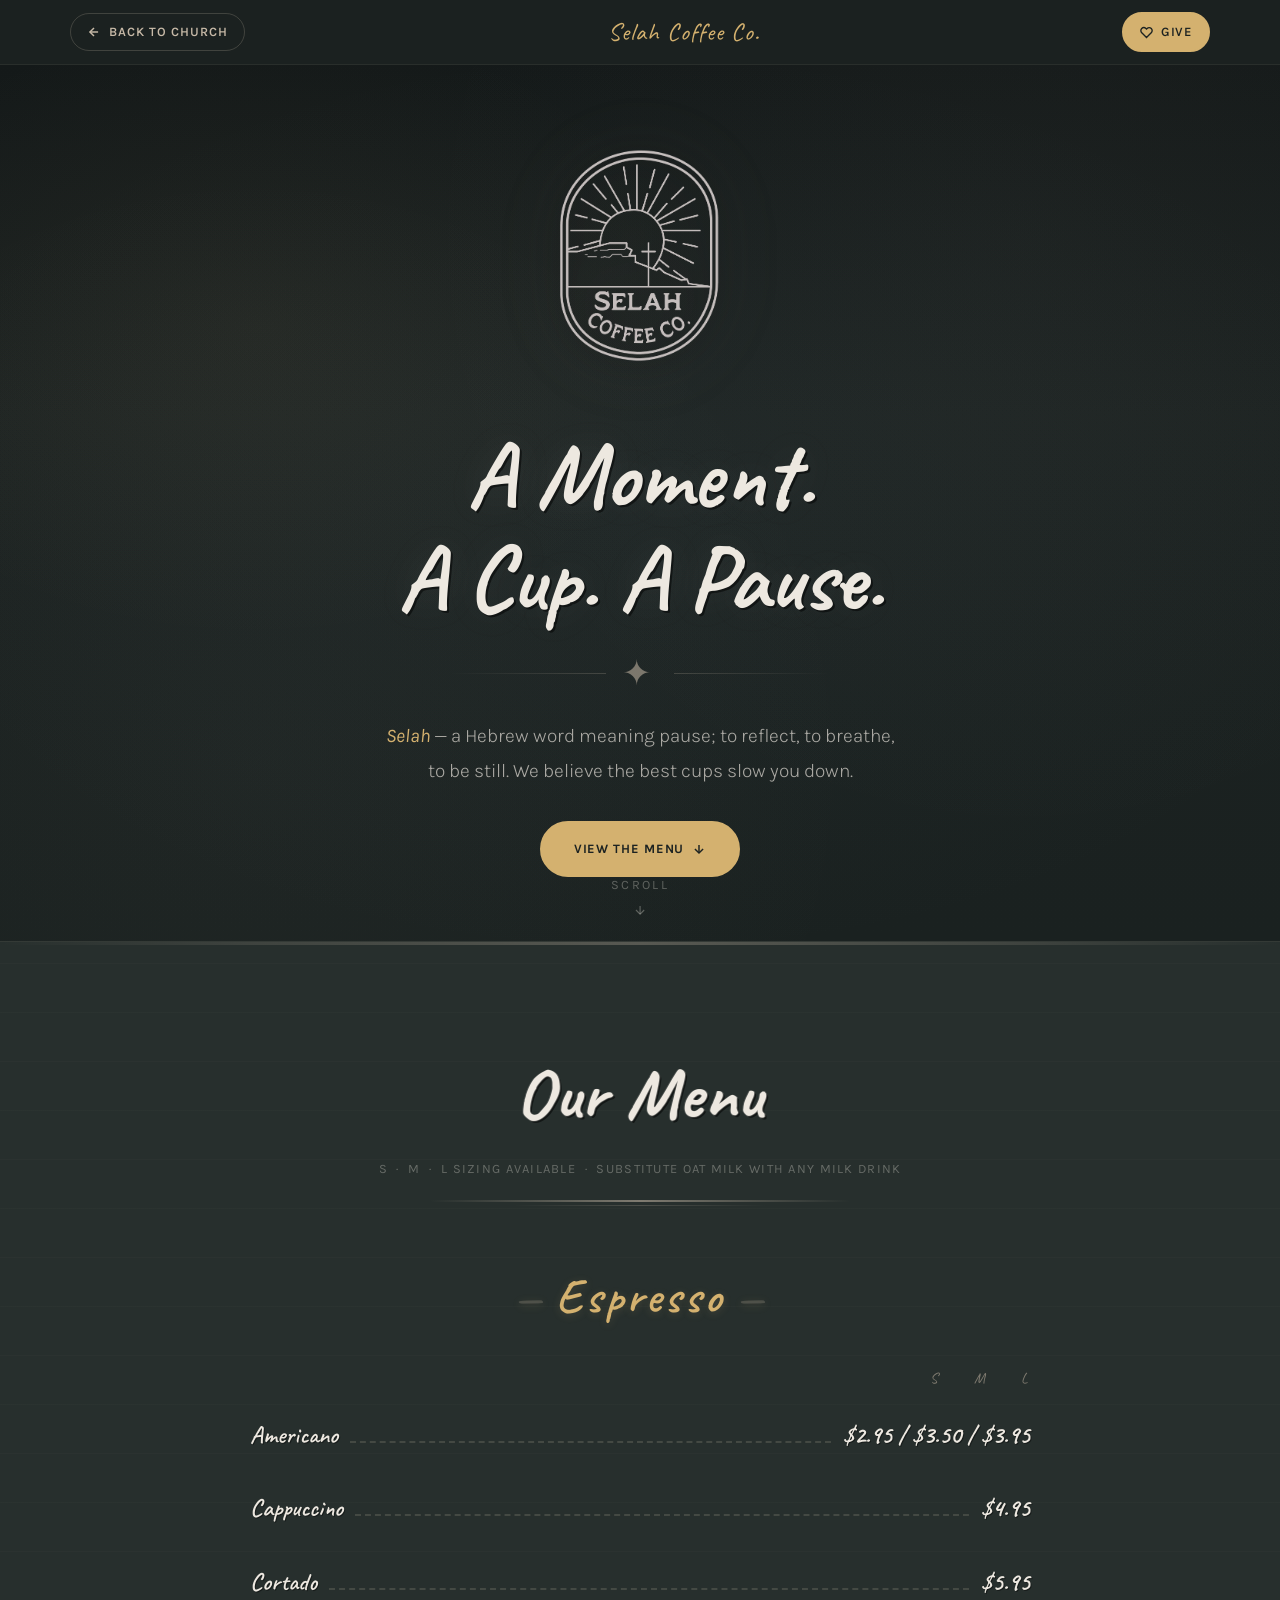
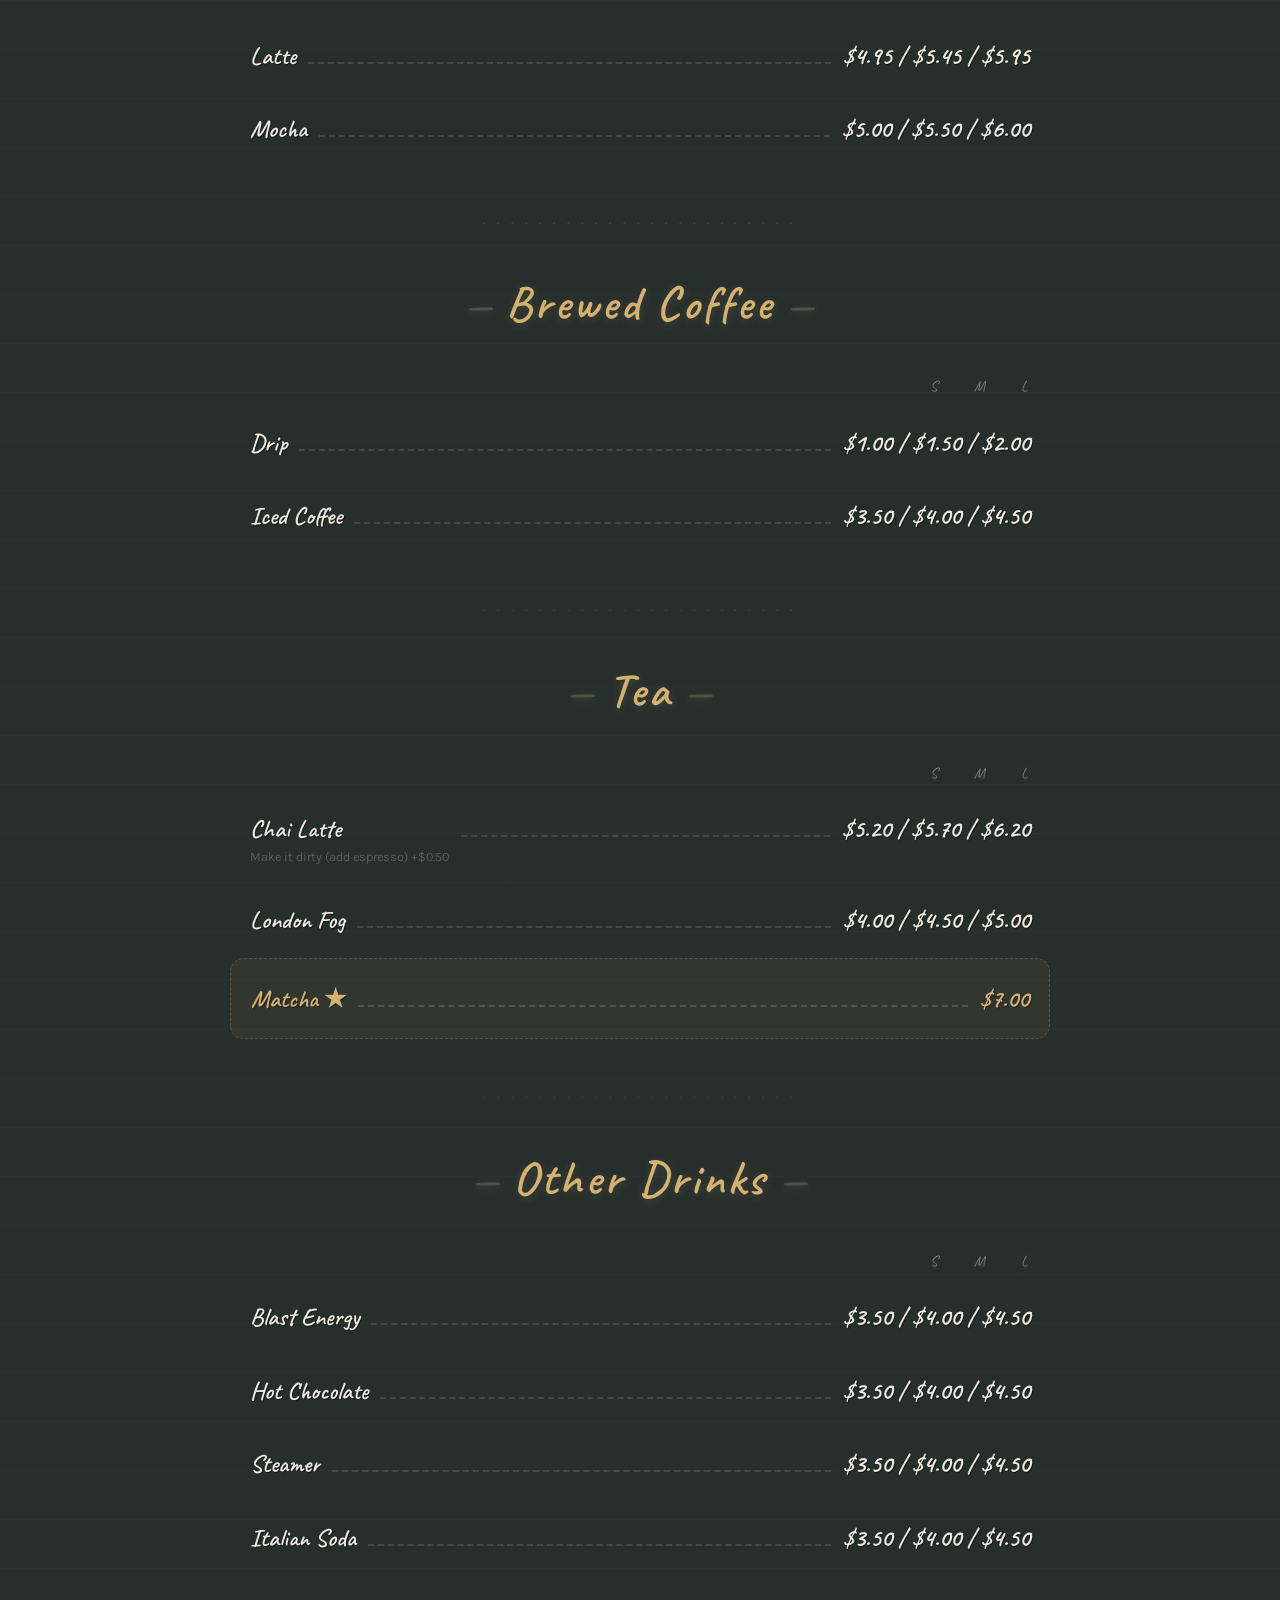
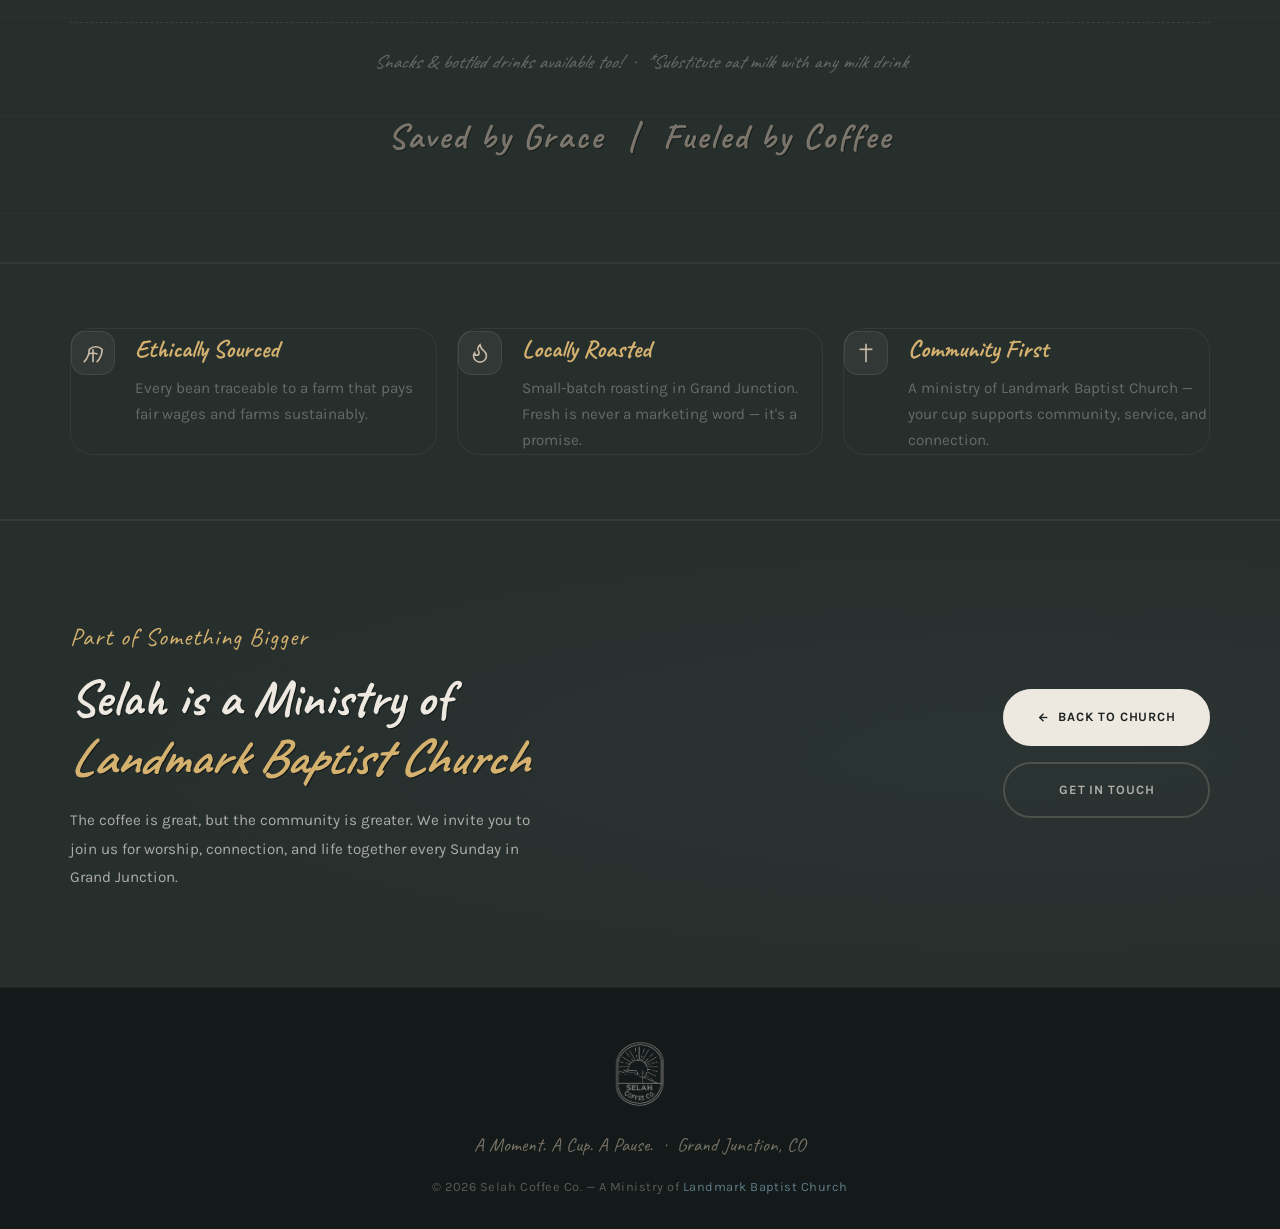
<file: selah.html>
<!DOCTYPE html>
<html lang="en">
<head>
  <meta charset="UTF-8">
  <meta name="viewport" content="width=device-width, initial-scale=1.0">
  <meta name="description" content="Selah Coffee Co. — A ministry of Landmark Baptist Church. Artisan coffee in Grand Junction, CO. A moment. A cup. A pause.">
  <title>Selah Coffee Co. | Grand Junction, CO</title>
  <link rel="icon" type="image/png" href="coffee.png">
  <link rel="preconnect" href="https://fonts.googleapis.com">
  <link rel="preconnect" href="https://fonts.gstatic.com" crossorigin>
  <link href="https://fonts.googleapis.com/css2?family=Caveat:wght@400;600;700&family=Karla:ital,wght@0,300;0,400;0,500;0,600;1,300&display=swap" rel="stylesheet">
  <link rel="stylesheet" href="styles-coffee.css">
</head>
<body>

<!-- ══ TOP NAV BAR ══ -->
<nav class="coffee-topbar" aria-label="Site navigation">
  <div class="coffee-container coffee-topbar__inner">

    <a href="index.html" class="coffee-topbar__back" aria-label="Back to Landmark Baptist Church">
      <svg width="14" height="14" viewBox="0 0 24 24" fill="none" stroke="currentColor" stroke-width="2.5" aria-hidden="true">
        <line x1="19" y1="12" x2="5" y2="12"/>
        <polyline points="12 19 5 12 12 5"/>
      </svg>
      Back to Church
    </a>

    <span class="coffee-topbar__name" aria-hidden="true">Selah Coffee Co.</span>

    <a href="https://secure.anedot.com/landmark-baptist-church-of-grand-junction/donate"
       target="_blank" rel="noopener noreferrer" class="coffee-topbar__give"
       aria-label="Give to Landmark Baptist Church">
      <svg width="13" height="13" viewBox="0 0 24 24" fill="none" stroke="currentColor" stroke-width="2.5" aria-hidden="true">
        <path d="M20.84 4.61a5.5 5.5 0 0 0-7.78 0L12 5.67l-1.06-1.06a5.5 5.5 0 0 0-7.78 7.78l1.06 1.06L12 21.23l7.78-7.78 1.06-1.06a5.5 5.5 0 0 0 0-7.78z"/>
      </svg>
      Give
    </a>

  </div>
</nav>

<!-- ══ HERO ══ -->
<section class="coffee-hero" aria-label="Selah Coffee Co. welcome">
  <div class="coffee-hero__bg" aria-hidden="true"></div>

  <div class="coffee-hero__content">
    <div class="coffee-logo-wrap">
      <img src="coffee.png" alt="Selah Coffee Co. — Colorado mesa sunrise badge logo" class="coffee-hero__logo">
    </div>

    <h1 class="coffee-hero__tagline">A Moment.<br>A Cup. A Pause.</h1>

    <div class="coffee-hero__rule" aria-hidden="true">✦</div>

    <p class="coffee-hero__sub">
      <em>Selah</em> — a Hebrew word meaning pause; to reflect, to breathe, to be still.
      We believe the best cups slow you down.
    </p>

    <a href="#menu" class="coffee-btn" style="margin-top:var(--sp-4);">
      View the Menu
      <svg width="14" height="14" viewBox="0 0 24 24" fill="none" stroke="currentColor" stroke-width="2.5" aria-hidden="true">
        <line x1="12" y1="5" x2="12" y2="19"/>
        <polyline points="19 12 12 19 5 12"/>
      </svg>
    </a>
  </div>

  <div class="coffee-hero__scroll" aria-hidden="true">
    <span>Scroll</span>
    <svg width="14" height="14" viewBox="0 0 24 24" fill="none" stroke="currentColor" stroke-width="2" aria-hidden="true">
      <line x1="12" y1="5" x2="12" y2="19"/><polyline points="19 12 12 19 5 12"/>
    </svg>
  </div>
</section>

<!-- ══ CHALKBOARD MENU ══ -->
<section class="chalkboard" id="menu" aria-labelledby="menuTitle">
  <div class="coffee-container">

    <div class="chalkboard__header">
      <h2 class="chalkboard__title" id="menuTitle">Our Menu</h2>
      <p class="chalkboard__subtitle">S &nbsp;·&nbsp; M &nbsp;·&nbsp; L sizing available &nbsp;·&nbsp; Substitute oat milk with any milk drink</p>
      <div class="chalkboard__underline" aria-hidden="true"></div>
    </div>

    <!-- ESPRESSO -->
    <div class="menu-section">
      <h3 class="menu-section__heading">Espresso</h3>
      <div class="menu-size-header" aria-label="Small / Medium / Large">
        <span></span><span class="menu-size-labels">S &nbsp;&nbsp;&nbsp; M &nbsp;&nbsp;&nbsp; L</span>
      </div>
      <ul class="menu-list" role="list">
        <li class="menu-item">
          <div class="menu-item__left">
            <span class="menu-item__name">Americano</span>
          </div>
          <span class="menu-item__dots" aria-hidden="true"></span>
          <span class="menu-item__price">$2.95 / $3.50 / $3.95</span>
        </li>
        <li class="menu-item">
          <div class="menu-item__left">
            <span class="menu-item__name">Cappuccino</span>
          </div>
          <span class="menu-item__dots" aria-hidden="true"></span>
          <span class="menu-item__price">$4.95</span>
        </li>
        <li class="menu-item">
          <div class="menu-item__left">
            <span class="menu-item__name">Cortado</span>
          </div>
          <span class="menu-item__dots" aria-hidden="true"></span>
          <span class="menu-item__price">$5.95</span>
        </li>
        <li class="menu-item">
          <div class="menu-item__left">
            <span class="menu-item__name">Latte</span>
          </div>
          <span class="menu-item__dots" aria-hidden="true"></span>
          <span class="menu-item__price">$4.95 / $5.45 / $5.95</span>
        </li>
        <li class="menu-item">
          <div class="menu-item__left">
            <span class="menu-item__name">Mocha</span>
          </div>
          <span class="menu-item__dots" aria-hidden="true"></span>
          <span class="menu-item__price">$5.00 / $5.50 / $6.00</span>
        </li>
      </ul>
    </div>

    <div class="chalkboard__divider" aria-hidden="true">· · · · · · · · · · · · · · · · · · · · · · ·</div>

    <!-- BREWED COFFEE -->
    <div class="menu-section">
      <h3 class="menu-section__heading">Brewed Coffee</h3>
      <div class="menu-size-header" aria-label="Small / Medium / Large">
        <span></span><span class="menu-size-labels">S &nbsp;&nbsp;&nbsp; M &nbsp;&nbsp;&nbsp; L</span>
      </div>
      <ul class="menu-list" role="list">
        <li class="menu-item">
          <div class="menu-item__left">
            <span class="menu-item__name">Drip</span>
          </div>
          <span class="menu-item__dots" aria-hidden="true"></span>
          <span class="menu-item__price">$1.00 / $1.50 / $2.00</span>
        </li>
        <li class="menu-item">
          <div class="menu-item__left">
            <span class="menu-item__name">Iced Coffee</span>
          </div>
          <span class="menu-item__dots" aria-hidden="true"></span>
          <span class="menu-item__price">$3.50 / $4.00 / $4.50</span>
        </li>
      </ul>
    </div>

    <div class="chalkboard__divider" aria-hidden="true">· · · · · · · · · · · · · · · · · · · · · · ·</div>

    <!-- TEA -->
    <div class="menu-section">
      <h3 class="menu-section__heading">Tea</h3>
      <div class="menu-size-header" aria-label="Small / Medium / Large">
        <span></span><span class="menu-size-labels">S &nbsp;&nbsp;&nbsp; M &nbsp;&nbsp;&nbsp; L</span>
      </div>
      <ul class="menu-list" role="list">
        <li class="menu-item">
          <div class="menu-item__left">
            <span class="menu-item__name">Chai Latte</span>
            <span class="menu-item__desc">Make it dirty (add espresso) +$0.50</span>
          </div>
          <span class="menu-item__dots" aria-hidden="true"></span>
          <span class="menu-item__price">$5.20 / $5.70 / $6.20</span>
        </li>
        <li class="menu-item">
          <div class="menu-item__left">
            <span class="menu-item__name">London Fog</span>
          </div>
          <span class="menu-item__dots" aria-hidden="true"></span>
          <span class="menu-item__price">$4.00 / $4.50 / $5.00</span>
        </li>
        <li class="menu-item menu-item--featured">
          <div class="menu-item__left">
            <span class="menu-item__name">Matcha &#9733;</span>
          </div>
          <span class="menu-item__dots" aria-hidden="true"></span>
          <span class="menu-item__price">$7.00</span>
        </li>
      </ul>
    </div>

    <div class="chalkboard__divider" aria-hidden="true">· · · · · · · · · · · · · · · · · · · · · · ·</div>

    <!-- OTHER DRINKS -->
    <div class="menu-section">
      <h3 class="menu-section__heading">Other Drinks</h3>
      <div class="menu-size-header" aria-label="Small / Medium / Large">
        <span></span><span class="menu-size-labels">S &nbsp;&nbsp;&nbsp; M &nbsp;&nbsp;&nbsp; L</span>
      </div>
      <ul class="menu-list" role="list">
        <li class="menu-item">
          <div class="menu-item__left">
            <span class="menu-item__name">Blast Energy</span>
          </div>
          <span class="menu-item__dots" aria-hidden="true"></span>
          <span class="menu-item__price">$3.50 / $4.00 / $4.50</span>
        </li>
        <li class="menu-item">
          <div class="menu-item__left">
            <span class="menu-item__name">Hot Chocolate</span>
          </div>
          <span class="menu-item__dots" aria-hidden="true"></span>
          <span class="menu-item__price">$3.50 / $4.00 / $4.50</span>
        </li>
        <li class="menu-item">
          <div class="menu-item__left">
            <span class="menu-item__name">Steamer</span>
          </div>
          <span class="menu-item__dots" aria-hidden="true"></span>
          <span class="menu-item__price">$3.50 / $4.00 / $4.50</span>
        </li>
        <li class="menu-item">
          <div class="menu-item__left">
            <span class="menu-item__name">Italian Soda</span>
          </div>
          <span class="menu-item__dots" aria-hidden="true"></span>
          <span class="menu-item__price">$3.50 / $4.00 / $4.50</span>
        </li>
      </ul>
    </div>

    <p class="chalkboard__note">
      Snacks &amp; bottled drinks available too! &nbsp;·&nbsp; *Substitute oat milk with any milk drink
    </p>

    <p class="chalkboard__tagline" aria-label="Tagline">Saved by Grace &nbsp;|&nbsp; Fueled by Coffee</p>

  </div>
</section>

<!-- ══ VALUES STRIP ══ -->
<section class="coffee-values-strip" aria-label="Our values">
  <div class="coffee-container coffee-values-strip__grid">

    <div class="coffee-value-card">
      <div class="coffee-value-card__icon" aria-hidden="true">
        <svg width="22" height="22" viewBox="0 0 24 24" fill="none" stroke="currentColor" stroke-width="1.8">
          <path d="M2 22c3-3 6-8 6-14a10 10 0 0 1 14 0c0 6-3 11-6 14"/>
          <path d="M12 22V8"/>
          <path d="M7 13c1.5 0 3-1 5-1s3.5 1 5 1"/>
        </svg>
      </div>
      <div>
        <h3>Ethically Sourced</h3>
        <p>Every bean traceable to a farm that pays fair wages and farms sustainably.</p>
      </div>
    </div>

    <div class="coffee-value-card">
      <div class="coffee-value-card__icon" aria-hidden="true">
        <svg width="22" height="22" viewBox="0 0 24 24" fill="none" stroke="currentColor" stroke-width="1.8">
          <path d="M8.5 14.5A2.5 2.5 0 0 0 11 12c0-1.38-.5-2-1-3-1.072-2.143-.224-4.054 2-6 .5 2.5 2 4.9 4 6.5 2 1.6 3 3.5 3 5.5a7 7 0 1 1-14 0c0-1.153.433-2.294 1-3a2.5 2.5 0 0 0 2.5 2.5z"/>
        </svg>
      </div>
      <div>
        <h3>Locally Roasted</h3>
        <p>Small-batch roasting in Grand Junction. Fresh is never a marketing word — it's a promise.</p>
      </div>
    </div>

    <div class="coffee-value-card">
      <div class="coffee-value-card__icon" aria-hidden="true">
        <svg width="22" height="22" viewBox="0 0 24 24" fill="none" stroke="currentColor" stroke-width="1.8">
          <line x1="12" y1="2" x2="12" y2="22"/>
          <line x1="5" y1="8" x2="19" y2="8"/>
        </svg>
      </div>
      <div>
        <h3>Community First</h3>
        <p>A ministry of Landmark Baptist Church — your cup supports community, service, and connection.</p>
      </div>
    </div>

  </div>
</section>

<!-- ══ CHURCH CTA ══ -->
<section class="coffee-church-cta" aria-labelledby="ctaTitle">
  <div class="coffee-container coffee-church-cta__inner">
    <div>
      <span class="coffee-eyebrow">Part of Something Bigger</span>
      <h2 class="coffee-heading" id="ctaTitle">Selah is a Ministry of<br><em>Landmark Baptist Church</em></h2>
      <p>The coffee is great, but the community is greater. We invite you to join us for worship, connection, and life together every Sunday in Grand Junction.</p>
    </div>
    <div class="coffee-church-cta__actions">
      <a href="index.html"   class="coffee-btn coffee-btn--light">
        <svg width="13" height="13" viewBox="0 0 24 24" fill="none" stroke="currentColor" stroke-width="2.5" aria-hidden="true"><line x1="19" y1="12" x2="5" y2="12"/><polyline points="12 19 5 12 12 5"/></svg>
        Back to Church
      </a>
      <a href="contact.html" class="coffee-btn coffee-btn--ghost">Get In Touch</a>
    </div>
  </div>
</section>

<!-- ══ FOOTER ══ -->
<footer class="coffee-footer">
  <div class="coffee-container coffee-footer__inner">
    <img src="coffee.png" alt="Selah Coffee Co." class="coffee-footer__logo">
    <p class="coffee-footer__tagline">A Moment. A Cup. A Pause. &nbsp;·&nbsp; Grand Junction, CO</p>
    <p class="coffee-footer__copy">
      &copy; <span id="coffeeYr">2026</span> Selah Coffee Co. &mdash; A Ministry of
      <a href="index.html">Landmark Baptist Church</a>
    </p>
  </div>
</footer>

<script>document.getElementById('coffeeYr').textContent = new Date().getFullYear();</script>
</body>
</html>
</file>
<file: styles.css>
/* ============================================================
   LANDMARK BAPTIST CHURCH — GLOBAL STYLESHEET
   Stack: CSS3 · BEM · Grid · Flexbox · No external libraries
   Palette: Cream #F3EBE1 · Espresso #3A2A1E · Terracotta #AF5C33 · Slate #4A6D7C
   Fonts: Playfair Display · DM Sans
   ============================================================ */

@import url('https://fonts.googleapis.com/css2?family=Playfair+Display:ital,wght@0,400;0,600;0,700;0,900;1,400;1,700&family=DM+Sans:wght@300;400;500;600;700&display=swap');

/* ── RESET ─────────────────────────────────────────────────── */
*, *::before, *::after { box-sizing: border-box; margin: 0; padding: 0; }
html { font-size: 16px; scroll-behavior: smooth; -webkit-text-size-adjust: 100%; }
body { line-height: 1.6; -webkit-font-smoothing: antialiased; }
img, svg { display: block; max-width: 100%; }
a { text-decoration: none; color: inherit; }
ul, ol { list-style: none; }
button { border: none; background: none; cursor: pointer; font: inherit; }
input, textarea, select { font: inherit; }
address { font-style: normal; }

/* ── CUSTOM PROPERTIES ──────────────────────────────────────── */
:root {
  --cream:          #F3EBE1;
  --cream-light:    #FAF5EF;
  --cream-dark:     #E8DDD1;
  --espresso:       #3A2A1E;
  --espresso-mid:   #5C3D2E;
  --espresso-light: #8A6552;
  --terracotta:     #AF5C33;
  --terracotta-dk:  #8A4020;
  --terracotta-lt:  #C97D52;
  --slate:          #4A6D7C;
  --slate-dk:       #2F4F5E;
  --slate-lt:       #6B8F9E;
  --white:          #FFFFFF;
  --burgundy:       #6B1A2A;
  --burgundy-dk:    #4A0E1A;
  --school-gold:    #C9A84C;

  --font-serif: 'Playfair Display', Georgia, serif;
  --font-sans:  'DM Sans', system-ui, sans-serif;

  --text-xs:   clamp(0.70rem, 0.68rem + 0.10vw, 0.78rem);
  --text-sm:   clamp(0.85rem, 0.82rem + 0.15vw, 0.95rem);
  --text-base: clamp(1.00rem, 0.96rem + 0.20vw, 1.10rem);
  --text-lg:   clamp(1.10rem, 1.05rem + 0.30vw, 1.30rem);
  --text-xl:   clamp(1.25rem, 1.10rem + 0.70vw, 1.70rem);
  --text-2xl:  clamp(1.50rem, 1.20rem + 1.20vw, 2.20rem);
  --text-3xl:  clamp(1.90rem, 1.40rem + 2.00vw, 3.00rem);
  --text-4xl:  clamp(2.40rem, 1.60rem + 3.50vw, 4.50rem);
  --text-5xl:  clamp(3.00rem, 1.80rem + 5.00vw, 6.00rem);

  --sp-1: 0.25rem; --sp-2: 0.50rem; --sp-3: 0.75rem;
  --sp-4: 1.00rem; --sp-5: 1.25rem; --sp-6: 1.50rem;
  --sp-8: 2.00rem; --sp-10: 2.50rem; --sp-12: 3.00rem;
  --sp-16: 4.00rem; --sp-20: 5.00rem; --sp-24: 6.00rem;
  --section-y: clamp(4rem, 8vw, 7rem);

  --radius-sm:   8px;  --radius-md:  16px;
  --radius-lg:   24px; --radius-xl:  36px;
  --radius-full: 9999px;

  --shadow-sm: 0 2px 8px rgba(58,42,30,0.10);
  --shadow-md: 0 6px 20px rgba(58,42,30,0.13);
  --shadow-lg: 0 12px 40px rgba(58,42,30,0.16);
  --shadow-xl: 0 20px 60px rgba(58,42,30,0.20);

  --ease: cubic-bezier(0.25, 0.46, 0.45, 0.94);
  --t-fast: 0.18s; --t-mid: 0.30s; --t-slow: 0.50s;
  --nav-h: 72px;
}

/* ── BASE ───────────────────────────────────────────────────── */
body { font-family: var(--font-sans); font-size: var(--text-base); color: var(--espresso); background: var(--cream); }
h1, h2, h3, h4 { font-family: var(--font-serif); line-height: 1.15; color: var(--espresso); }
p { color: var(--espresso-mid); line-height: 1.75; }
strong { color: var(--espresso); font-weight: 600; }

/* ── LAYOUT ─────────────────────────────────────────────────── */
.container { width: min(1200px, 100% - 2 * var(--sp-6)); margin-inline: auto; }
.container--narrow { width: min(820px, 100% - 2 * var(--sp-6)); margin-inline: auto; }
.section { padding-block: var(--section-y); }
.section--sm { padding-block: clamp(2.5rem, 5vw, 4rem); }
.section--dark { background: var(--espresso); color: var(--cream); }
.section--cream { background: var(--cream); }
.section--light { background: var(--cream-light); }
.section--slate { background: var(--slate); color: var(--white); }
.text-center { text-align: center; }

/* ── EYEBROW ─────────────────────────────────────────────────── */
.eyebrow {
  display: inline-block;
  font-family: var(--font-sans);
  font-size: var(--text-xs);
  font-weight: 700;
  letter-spacing: 0.20em;
  text-transform: uppercase;
  color: var(--terracotta);
  margin-bottom: var(--sp-3);
}
.eyebrow--light { color: rgba(243,235,225,0.65); }

/* ── SECTION TITLE ───────────────────────────────────────────── */
.section__title { font-size: var(--text-3xl); font-weight: 700; margin-bottom: var(--sp-5); }
.section__title em { font-style: italic; color: var(--terracotta); }
.section__title--light { color: var(--white); }
.section__sub { font-size: var(--text-lg); color: var(--espresso-light); max-width: 58ch; line-height: 1.7; }
.section__sub--light { color: rgba(243,235,225,0.75); }

/* ── DIVIDER ─────────────────────────────────────────────────── */
.divider { width: 48px; height: 3px; background: var(--terracotta); border-radius: 2px; margin-block: var(--sp-5); }
.divider--center { margin-inline: auto; }
.divider--light { background: rgba(243,235,225,0.40); }

/* ── BUTTONS ─────────────────────────────────────────────────── */
.btn {
  display: inline-flex; align-items: center; gap: var(--sp-2);
  padding: var(--sp-3) 1.75rem;
  border-radius: var(--radius-full);
  font-family: var(--font-sans); font-size: var(--text-sm); font-weight: 600;
  letter-spacing: 0.04em;
  transition: background var(--t-fast) var(--ease), color var(--t-fast) var(--ease),
              transform var(--t-fast) var(--ease), box-shadow var(--t-fast) var(--ease);
  cursor: pointer; white-space: nowrap; border: 2px solid transparent;
}
.btn:hover { transform: translateY(-2px); }

.btn--primary { background: var(--terracotta); color: var(--white); box-shadow: 0 4px 16px rgba(175,92,51,0.30); }
.btn--primary:hover { background: var(--terracotta-dk); box-shadow: 0 8px 28px rgba(175,92,51,0.42); }

.btn--secondary { background: transparent; color: var(--espresso); border-color: var(--espresso); }
.btn--secondary:hover { background: var(--espresso); color: var(--white); }

.btn--ghost { background: rgba(255,255,255,0.12); color: var(--white); border-color: rgba(255,255,255,0.35); }
.btn--ghost:hover { background: rgba(255,255,255,0.22); }

.btn--give {
  background: var(--terracotta); color: var(--white);
  font-size: var(--text-xs); padding: var(--sp-2) var(--sp-5);
  box-shadow: 0 4px 14px rgba(175,92,51,0.30);
}
.btn--give:hover { background: var(--terracotta-dk); }

.btn--school { background: var(--white); color: var(--burgundy); font-weight: 700; box-shadow: 0 6px 20px rgba(0,0,0,0.20); }
.btn--school:hover { background: var(--cream); transform: translateY(-2px); }

.btn--sm { padding: var(--sp-2) var(--sp-5); font-size: var(--text-xs); }
.btn--full { width: 100%; justify-content: center; }

/* ══════════════════════════════════════════════════════════════
   HEADER / NAVIGATION
   ══════════════════════════════════════════════════════════════ */
.header {
  position: fixed; top: 0; left: 0; right: 0; z-index: 1000;
  height: var(--nav-h);
  background: rgba(243,235,225,0.95);
  backdrop-filter: blur(16px); -webkit-backdrop-filter: blur(16px);
  border-bottom: 1px solid rgba(58,42,30,0.08);
  transition: box-shadow var(--t-mid) var(--ease);
}
.header--scrolled { box-shadow: var(--shadow-md); }

.nav { height: 100%; }
.nav__container {
  display: flex; align-items: center; justify-content: space-between;
  height: 100%; gap: var(--sp-6);
  width: min(1200px, 100% - 2 * var(--sp-6)); margin-inline: auto;
}

.nav__logo { display: flex; align-items: center; flex-shrink: 0; }
.nav__logo-img { height: 50px; width: auto; object-fit: contain; }

.nav__menu { display: flex; align-items: center; gap: var(--sp-1); flex: 1; justify-content: center; }

.nav__link {
  font-size: var(--text-sm); font-weight: 500; color: var(--espresso-mid);
  padding: var(--sp-2) var(--sp-3); border-radius: var(--radius-sm);
  transition: color var(--t-fast) var(--ease), background var(--t-fast) var(--ease);
}
.nav__link:hover { color: var(--terracotta); background: rgba(175,92,51,0.07); }
.nav__link--active { color: var(--terracotta); font-weight: 600; }

.nav__actions { display: flex; align-items: center; gap: var(--sp-3); flex-shrink: 0; }

/* Hamburger button */
.nav__hamburger {
  display: none; flex-direction: column; justify-content: center;
  align-items: center; gap: 5px; width: 40px; height: 40px;
  border-radius: var(--radius-sm); transition: background var(--t-fast);
}
.nav__hamburger:hover { background: rgba(58,42,30,0.07); }
.nav__hamburger span {
  display: block; width: 22px; height: 2px;
  background: var(--espresso); border-radius: 2px;
  transition: transform var(--t-mid) var(--ease), opacity var(--t-mid) var(--ease);
}
.nav__hamburger.is-open span:nth-child(1) { transform: translateY(7px) rotate(45deg); }
.nav__hamburger.is-open span:nth-child(2) { opacity: 0; transform: scaleX(0); }
.nav__hamburger.is-open span:nth-child(3) { transform: translateY(-7px) rotate(-45deg); }

/* ── SIDE PANEL ──────────────────────────────────────────────── */
.nav__overlay {
  position: fixed; inset: 0; background: rgba(13,13,13,0.55);
  z-index: 1050; opacity: 0; pointer-events: none;
  transition: opacity var(--t-slow) var(--ease);
}
.nav__overlay.is-open { opacity: 1; pointer-events: all; }

.nav__panel {
  position: fixed; top: 0; right: 0; bottom: 0;
  width: min(340px, 88vw); background: var(--espresso);
  z-index: 1100; transform: translateX(100%);
  transition: transform var(--t-slow) var(--ease);
  display: flex; flex-direction: column;
  padding: var(--sp-8) var(--sp-8) var(--sp-12);
  overflow-y: auto;
}
.nav__panel.is-open { transform: translateX(0); }

.nav__panel-top {
  display: flex; align-items: center; justify-content: space-between;
  margin-bottom: var(--sp-10);
}

.nav__panel-logo {
  height: 48px; width: auto; object-fit: contain;
  filter: brightness(0) invert(1); opacity: 0.85;
}

.nav__panel-close {
  color: rgba(243,235,225,0.65); font-size: 1.6rem; line-height: 1;
  padding: var(--sp-2); transition: color var(--t-fast); background: none; border: none;
  cursor: pointer;
}
.nav__panel-close:hover { color: var(--white); }

.nav__panel-links { display: flex; flex-direction: column; gap: var(--sp-1); flex: 1; }

.nav__panel-link {
  font-family: var(--font-serif); font-size: var(--text-2xl); font-weight: 600;
  color: rgba(243,235,225,0.72); padding: var(--sp-4) 0;
  border-bottom: 1px solid rgba(243,235,225,0.08);
  transition: color var(--t-fast) var(--ease), padding-left var(--t-mid) var(--ease);
  display: block;
}
.nav__panel-link:hover { color: var(--terracotta-lt); padding-left: var(--sp-3); }

.nav__panel-footer { margin-top: var(--sp-10); display: flex; flex-direction: column; gap: var(--sp-4); }
.nav__panel-footer .btn { width: 100%; justify-content: center; }

.nav__panel-info {
  font-size: var(--text-xs); color: rgba(243,235,225,0.40);
  line-height: 1.8; margin-top: var(--sp-4);
}

/* ══════════════════════════════════════════════════════════════
   HERO (Home)
   ══════════════════════════════════════════════════════════════ */
.hero {
  position: relative; min-height: 100svh;
  display: flex; align-items: center;
  overflow: hidden; padding-top: var(--nav-h);
  background-color: #221610;
}

.hero__bg {
  position: absolute; inset: 0;
  background: linear-gradient(160deg, rgba(58,42,30,0.94) 0%, rgba(74,109,124,0.60) 55%, rgba(175,92,51,0.45) 100%);
}

.hero__mountain {
  position: absolute; bottom: 0; left: 0; right: 0; pointer-events: none;
}

.hero__content {
  position: relative; z-index: 2;
  width: min(900px, 100% - 2 * var(--sp-8)); margin-inline: auto;
  padding-block: var(--sp-20); text-align: center;
}

.hero__eyebrow {
  display: inline-flex; align-items: center; gap: var(--sp-3);
  font-size: var(--text-xs); font-weight: 700; letter-spacing: 0.25em;
  text-transform: uppercase; color: var(--terracotta-lt); margin-bottom: var(--sp-5);
}
.hero__eyebrow::before, .hero__eyebrow::after {
  content: ''; display: block; width: 36px; height: 1px;
  background: var(--terracotta-lt); opacity: 0.6;
}

.hero__title {
  font-family: var(--font-serif); font-size: var(--text-5xl);
  font-weight: 900; color: var(--white);
  line-height: 1.05; letter-spacing: -0.02em; margin-bottom: var(--sp-6);
}

.hero__subtitle {
  font-size: var(--text-lg); color: rgba(243,235,225,0.80);
  font-weight: 300; max-width: 52ch; margin-inline: auto;
  margin-bottom: var(--sp-10); line-height: 1.65;
}

.hero__actions {
  display: flex; flex-wrap: wrap; gap: var(--sp-4);
  justify-content: center; margin-bottom: var(--sp-16);
}

/* Service times grid in hero */
.hero__times {
  display: grid; grid-template-columns: repeat(4, 1fr);
  gap: 1px; background: rgba(255,255,255,0.10);
  border: 1px solid rgba(255,255,255,0.14);
  border-radius: var(--radius-lg); overflow: hidden;
  backdrop-filter: blur(20px); -webkit-backdrop-filter: blur(20px);
  max-width: 780px; margin-inline: auto;
}

.hero__time-item {
  background: rgba(20,12,6,0.58); padding: var(--sp-6) var(--sp-4);
  text-align: center; transition: background var(--t-fast);
}
.hero__time-item:hover { background: rgba(175,92,51,0.22); }

.hero__time-day {
  display: block; font-size: var(--text-xs); font-weight: 700;
  letter-spacing: 0.18em; text-transform: uppercase;
  color: var(--terracotta-lt); margin-bottom: var(--sp-2);
}

.hero__time-name {
  display: block; font-family: var(--font-serif); font-size: var(--text-base);
  font-weight: 600; color: var(--white); margin-bottom: var(--sp-1);
}

.hero__time-hour {
  display: block; font-size: var(--text-xs);
  color: rgba(243,235,225,0.58); letter-spacing: 0.05em;
}

/* ── PAGE HERO (inner pages) ─────────────────────────────────── */
.page-hero {
  padding-top: calc(var(--nav-h) + clamp(3rem, 6vw, 5rem));
  padding-bottom: clamp(3rem, 6vw, 5rem);
  background: linear-gradient(135deg, var(--espresso) 0%, var(--slate-dk) 100%);
  position: relative; overflow: hidden;
}
.page-hero::before {
  content: ''; position: absolute; inset: 0;
  background: repeating-linear-gradient(-45deg, transparent 0px, transparent 40px,
    rgba(255,255,255,0.012) 40px, rgba(255,255,255,0.012) 41px);
}
.page-hero--terra { background: linear-gradient(135deg, var(--terracotta-dk) 0%, var(--terracotta) 100%); }
.page-hero__inner { position: relative; z-index: 1; }
.page-hero__title { font-size: var(--text-4xl); font-weight: 900; color: var(--white); margin-bottom: var(--sp-4); }
.page-hero__sub { font-size: var(--text-lg); color: rgba(243,235,225,0.78); max-width: 56ch; line-height: 1.65; }

/* ══════════════════════════════════════════════════════════════
   HOME — HISTORY / ABOUT
   ══════════════════════════════════════════════════════════════ */
.history__grid { display: grid; grid-template-columns: 1fr 1fr; gap: clamp(3rem, 6vw, 6rem); align-items: center; }

.history__logo-ring {
  display: flex;
  align-items: center;
  justify-content: center;
  position: relative;
  margin-inline: auto;
}
.history__logo-ring::before {
  content: '';
  position: absolute;
  width: clamp(280px, 42vw, 460px);
  aspect-ratio: 1;
  border-radius: 50%;
  background: radial-gradient(ellipse at center, rgba(175,92,51,0.08) 0%, rgba(175,92,51,0.03) 45%, transparent 72%);
  pointer-events: none;
}
.history__logo-ring::after {
  content: '';
  position: absolute;
  width: clamp(300px, 46vw, 490px);
  aspect-ratio: 1;
  border-radius: 50%;
  border: 1px dashed rgba(175,92,51,0.14);
  pointer-events: none;
}
.history__logo-ring img {
  position: relative;
  z-index: 1;
  width: clamp(220px, 34vw, 380px);
  height: auto;
  object-fit: contain;
  filter: drop-shadow(0 8px 32px rgba(58,42,30,0.22)) drop-shadow(0 2px 8px rgba(58,42,30,0.14));
}

.history__stat-row { display: grid; grid-template-columns: repeat(3, 1fr); gap: var(--sp-4); margin-top: var(--sp-8); }
.history__stat {
  text-align: center; padding: var(--sp-5);
  background: var(--cream-light); border-radius: var(--radius-md);
  border: 1px solid var(--cream-dark); box-shadow: var(--shadow-sm);
}
.history__stat-num { display: block; font-family: var(--font-serif); font-size: var(--text-2xl); font-weight: 900; color: var(--terracotta); line-height: 1; margin-bottom: var(--sp-2); }
.history__stat-label { font-size: var(--text-xs); font-weight: 600; letter-spacing: 0.10em; text-transform: uppercase; color: var(--espresso-light); }

.history__verse { border-left: 3px solid var(--terracotta); padding-left: var(--sp-5); margin-top: var(--sp-6); font-family: var(--font-serif); font-style: italic; font-size: var(--text-lg); color: var(--espresso); line-height: 1.6; }
.history__verse cite { display: block; font-style: normal; font-family: var(--font-sans); font-size: var(--text-xs); font-weight: 600; letter-spacing: 0.10em; color: var(--terracotta); margin-top: var(--sp-3); }

/* ── PASTOR CARDS ─────────────────────────────────────────────── */
.pastors__grid { display: grid; grid-template-columns: repeat(3, 1fr); gap: var(--sp-6); }
.pastor-card {
  background: var(--white); border-radius: var(--radius-lg); overflow: hidden;
  box-shadow: var(--shadow-md); border: 1px solid var(--cream-dark);
  transition: transform var(--t-mid) var(--ease), box-shadow var(--t-mid) var(--ease);
}
.pastor-card:hover { transform: translateY(-6px); box-shadow: var(--shadow-xl); }

.pastor-card__img-wrap { aspect-ratio: 4/3; overflow: hidden; background: var(--cream-dark); }
.pastor-card__img { width: 100%; height: 100%; object-fit: cover; object-position: center top; transition: transform var(--t-slow) var(--ease); }
.pastor-card:hover .pastor-card__img { transform: scale(1.04); }
.pastor-card__body { padding: var(--sp-6); }
.pastor-card__role { font-size: var(--text-xs); font-weight: 700; letter-spacing: 0.15em; text-transform: uppercase; color: var(--terracotta); margin-bottom: var(--sp-2); }
.pastor-card__name { font-family: var(--font-serif); font-size: var(--text-xl); font-weight: 700; color: var(--espresso); margin-bottom: var(--sp-3); }
.pastor-card__bio { font-size: var(--text-sm); color: var(--espresso-light); line-height: 1.7; margin-bottom: var(--sp-4); }
.pastor-card__contact a { display: block; font-size: var(--text-xs); color: var(--slate); font-weight: 500; margin-bottom: var(--sp-1); transition: color var(--t-fast); }
.pastor-card__contact a:hover { color: var(--terracotta); }

/* ── WHAT WE BELIEVE — CSS ACCORDION ─────────────────────────── */
.believe__grid { display: grid; grid-template-columns: 1fr 1fr; gap: clamp(3rem, 6vw, 6rem); align-items: start; }
.believe__intro { position: sticky; top: calc(var(--nav-h) + 2rem); }
.believe__big-num { font-family: var(--font-serif); font-size: clamp(5rem, 12vw, 9rem); font-weight: 900; color: rgba(175,92,51,0.07); line-height: 1; margin-bottom: var(--sp-4); }

.accordion { display: flex; flex-direction: column; gap: var(--sp-2); }
.accordion__item {
  background: var(--white); border-radius: var(--radius-md);
  border: 1px solid var(--cream-dark); overflow: hidden;
  box-shadow: var(--shadow-sm); transition: box-shadow var(--t-fast);
}
.accordion__item:hover { box-shadow: var(--shadow-md); }

.accordion__trigger {
  width: 100%; display: flex; align-items: center;
  justify-content: space-between; gap: var(--sp-4);
  padding: var(--sp-5) var(--sp-6); text-align: left; cursor: pointer;
  background: none; font-family: var(--font-sans); color: var(--espresso);
  transition: background var(--t-fast);
}
.accordion__trigger:hover { background: var(--cream-light); }

.accordion__label { font-size: var(--text-xs); font-weight: 700; letter-spacing: 0.06em; color: var(--terracotta); }
.accordion__title { font-family: var(--font-serif); font-size: var(--text-base); font-weight: 600; color: var(--espresso); flex: 1; }

.accordion__icon {
  width: 24px; height: 24px; border-radius: 50%;
  border: 1.5px solid var(--cream-dark);
  display: flex; align-items: center; justify-content: center; flex-shrink: 0;
  color: var(--espresso-light); font-size: 1.1rem; line-height: 1;
  transition: transform var(--t-mid) var(--ease), background var(--t-fast), border-color var(--t-fast);
}
.accordion__item--open .accordion__icon { transform: rotate(45deg); background: var(--terracotta); border-color: var(--terracotta); color: var(--white); }

.accordion__body { display: grid; grid-template-rows: 0fr; transition: grid-template-rows var(--t-mid) var(--ease); }
.accordion__item--open .accordion__body { grid-template-rows: 1fr; }
.accordion__inner { overflow: hidden; padding: 0 var(--sp-6); }
.accordion__item--open .accordion__inner { padding: 0 var(--sp-6) var(--sp-5); }
.accordion__text { font-size: var(--text-sm); color: var(--espresso-mid); line-height: 1.75; }

/* ── CTA STRIP ────────────────────────────────────────────────── */
.cta-strip { background: linear-gradient(135deg, var(--terracotta-dk) 0%, var(--terracotta) 100%); padding-block: clamp(3rem, 5vw, 4.5rem); }
.cta-strip__inner { display: flex; align-items: center; justify-content: space-between; gap: var(--sp-8); flex-wrap: wrap; }
.cta-strip__text h2 { color: var(--white); margin-bottom: var(--sp-3); }
.cta-strip__text p  { color: rgba(255,255,255,0.80); max-width: 50ch; }

/* ── SPANISH SECTION ──────────────────────────────────────────── */
.spanish { background: var(--slate); position: relative; overflow: hidden; }
.spanish::before { content: ''; position: absolute; inset: 0; background: radial-gradient(ellipse at 80% 50%, rgba(74,109,124,0.4) 0%, transparent 70%); }
.spanish__grid { position: relative; z-index: 1; display: grid; grid-template-columns: 1fr 1fr; gap: var(--sp-16); align-items: center; }
.spanish__tag { display: inline-block; background: rgba(243,235,225,0.12); color: var(--cream); font-size: var(--text-xs); font-weight: 700; letter-spacing: 0.18em; text-transform: uppercase; padding: var(--sp-2) var(--sp-4); border-radius: var(--radius-full); border: 1px solid rgba(243,235,225,0.22); margin-bottom: var(--sp-5); }
.spanish__title { color: var(--white); margin-bottom: var(--sp-4); }
.spanish__body  { color: rgba(243,235,225,0.75); margin-bottom: var(--sp-6); }
.spanish__card { background: rgba(243,235,225,0.10); border: 1px solid rgba(243,235,225,0.15); border-radius: var(--radius-lg); padding: var(--sp-6); backdrop-filter: blur(12px); }
.spanish__pastor-img-wrap { width: 72px; height: 72px; border-radius: 50%; overflow: hidden; margin-bottom: var(--sp-4); border: 2px solid rgba(243,235,225,0.30); }
.spanish__pastor-img { width: 100%; height: 100%; object-fit: cover; object-position: center top; }
.spanish__pastor-name { font-family: var(--font-serif); font-size: var(--text-xl); color: var(--white); margin-bottom: var(--sp-2); }
.spanish__pastor-role { font-size: var(--text-xs); font-weight: 600; letter-spacing: 0.12em; text-transform: uppercase; color: rgba(243,235,225,0.55); margin-bottom: var(--sp-4); }
.spanish__pastor-contact a { display: block; font-size: var(--text-sm); color: rgba(243,235,225,0.72); transition: color var(--t-fast); margin-bottom: var(--sp-1); }
.spanish__pastor-contact a:hover { color: var(--white); }

/* ══════════════════════════════════════════════════════════════
   CONNECT PAGE — BENTO GRID
   ══════════════════════════════════════════════════════════════ */
.bento { display: grid; grid-template-columns: repeat(12, 1fr); grid-auto-rows: minmax(160px, auto); gap: var(--sp-4); }
.bento-card {
  background: var(--white); border-radius: var(--radius-lg);
  padding: 1.75rem; box-shadow: var(--shadow-sm); border: 1px solid var(--cream-dark);
  transition: transform var(--t-mid) var(--ease), box-shadow var(--t-mid) var(--ease);
  overflow: hidden; position: relative;
}
.bento-card:hover { transform: translateY(-4px); box-shadow: var(--shadow-lg); }

.bento-card--w8  { grid-column: span 8; }
.bento-card--w4  { grid-column: span 4; }
.bento-card--w6  { grid-column: span 6; }
.bento-card--w5  { grid-column: span 5; }
.bento-card--w7  { grid-column: span 7; }
.bento-card--w3  { grid-column: span 3; }
.bento-card--w12 { grid-column: span 12; }
.bento-card--row2 { grid-row: span 2; }

.bento-card--terra { background: linear-gradient(135deg, var(--terracotta) 0%, var(--terracotta-dk) 100%); color: var(--white); border-color: transparent; }
.bento-card--slate { background: linear-gradient(135deg, var(--slate) 0%, var(--slate-dk) 100%); color: var(--white); border-color: transparent; }
.bento-card--espresso { background: linear-gradient(135deg, var(--espresso) 0%, #251810 100%); color: var(--white); border-color: transparent; }
.bento-card--cream { background: var(--cream-light); border-color: var(--cream-dark); }

.bento-card__eyebrow { font-size: var(--text-xs); font-weight: 700; letter-spacing: 0.18em; text-transform: uppercase; color: var(--terracotta); margin-bottom: var(--sp-3); }
.bento-card--terra .bento-card__eyebrow,
.bento-card--slate .bento-card__eyebrow,
.bento-card--espresso .bento-card__eyebrow { color: rgba(243,235,225,0.60); }

.bento-card__title { font-family: var(--font-serif); font-size: var(--text-2xl); font-weight: 700; color: var(--espresso); margin-bottom: var(--sp-3); line-height: 1.2; }
.bento-card--terra .bento-card__title,
.bento-card--slate .bento-card__title,
.bento-card--espresso .bento-card__title { color: var(--white); }

.bento-card__body { font-size: var(--text-sm); color: var(--espresso-light); line-height: 1.7; margin-bottom: var(--sp-5); }
.bento-card--terra .bento-card__body,
.bento-card--slate .bento-card__body,
.bento-card--espresso .bento-card__body { color: rgba(243,235,225,0.75); }

.bento-card__icon { width: 48px; height: 48px; border-radius: var(--radius-md); background: rgba(175,92,51,0.10); display: flex; align-items: center; justify-content: center; margin-bottom: var(--sp-4); color: var(--terracotta); }
.bento-card--terra .bento-card__icon,
.bento-card--slate .bento-card__icon,
.bento-card--espresso .bento-card__icon { background: rgba(255,255,255,0.15); color: var(--white); }

.bento-card__list { display: flex; flex-direction: column; gap: var(--sp-2); }
.bento-card__list-item { display: flex; align-items: center; gap: var(--sp-2); font-size: var(--text-sm); color: var(--espresso-mid); }
.bento-card--terra .bento-card__list-item,
.bento-card--slate .bento-card__list-item,
.bento-card--espresso .bento-card__list-item { color: rgba(243,235,225,0.80); }
.bento-card__list-dot { width: 5px; height: 5px; border-radius: 50%; background: var(--terracotta); flex-shrink: 0; }
.bento-card--terra .bento-card__list-dot,
.bento-card--slate .bento-card__list-dot,
.bento-card--espresso .bento-card__list-dot { background: rgba(243,235,225,0.45); }
.bento-card__bg-num { position: absolute; right: 1rem; bottom: 0.5rem; font-family: var(--font-serif); font-size: clamp(4rem, 8vw, 7rem); font-weight: 900; line-height: 1; opacity: 0.06; pointer-events: none; user-select: none; }

/* ══════════════════════════════════════════════════════════════
   MINISTRIES
   ══════════════════════════════════════════════════════════════ */
.ru__grid { display: grid; grid-template-columns: 1fr 1fr; gap: clamp(3rem, 6vw, 6rem); align-items: start; }
.ru__logo-card {
  background: var(--cream-light);
  border-radius: var(--radius-xl);
  border: 1px solid var(--cream-dark);
  padding: var(--sp-10);
  display: flex;
  align-items: center;
  justify-content: center;
  position: relative;
  overflow: hidden;
  box-shadow: var(--shadow-lg);
}

/* Subtle radial glow using RU's own blue-green palette */
.ru__logo-card::before {
  content: '';
  position: absolute;
  inset: 0;
  background:
    radial-gradient(ellipse at 30% 50%, rgba(74,109,124,0.08) 0%, transparent 65%),
    radial-gradient(ellipse at 70% 50%, rgba(100,160,60,0.06) 0%, transparent 65%);
  pointer-events: none;
}

.ru__logo-img {
  position: relative;
  z-index: 1;
  width: 90%;
  height: auto;
  object-fit: contain;
  /* multiply blends the white bg into the cream card — logo floats cleanly */
  mix-blend-mode: multiply;
  filter: drop-shadow(0 4px 16px rgba(58,42,30,0.10));
}

.ru__meta { display: flex; flex-direction: column; gap: var(--sp-3); margin-block: var(--sp-6); }
.ru__meta-item { display: flex; align-items: center; gap: var(--sp-4); padding: var(--sp-4) var(--sp-5); background: var(--cream-light); border-radius: var(--radius-md); border: 1px solid var(--cream-dark); }
.ru__meta-icon { width: 36px; height: 36px; border-radius: var(--radius-sm); background: rgba(175,92,51,0.10); color: var(--terracotta); display: flex; align-items: center; justify-content: center; flex-shrink: 0; }
.ru__meta-label { font-size: var(--text-xs); font-weight: 700; letter-spacing: 0.10em; text-transform: uppercase; color: var(--espresso-light); margin-bottom: 2px; }
.ru__meta-value { font-size: var(--text-sm); font-weight: 600; color: var(--espresso); }

/* School */
.school { background: linear-gradient(135deg, var(--burgundy-dk) 0%, var(--burgundy) 100%); position: relative; overflow: hidden; }
.school::before { content: ''; position: absolute; inset: 0; background: repeating-linear-gradient(-60deg, transparent 0, transparent 40px, rgba(255,255,255,0.02) 40px, rgba(255,255,255,0.02) 41px); }
.school__grid { position: relative; z-index: 1; display: grid; grid-template-columns: auto 1fr; gap: clamp(3rem, 6vw, 6rem); align-items: center; }
.school__logo-card {
  background: rgba(255,255,255,0.96);
  border-radius: var(--radius-xl);
  padding: var(--sp-8);
  display: flex;
  align-items: center;
  justify-content: center;
  box-shadow:
    0 20px 60px rgba(0,0,0,0.25),
    0 4px 16px rgba(0,0,0,0.15);
  flex-shrink: 0;
  width: clamp(220px, 28vw, 320px);
}

.school__logo-wrap {
  width: 100%;
  aspect-ratio: 1;
  border-radius: 50%;
  overflow: hidden;
  background: #FFFFFF;
  display: flex;
  align-items: center;
  justify-content: center;
}

.school__logo-img {
  width: 88%;
  height: 88%;
  object-fit: contain;
  object-position: center center;
  mix-blend-mode: multiply;
}
.school__tag { display: inline-block; background: rgba(255,255,255,0.14); color: rgba(255,255,255,0.85); font-size: var(--text-xs); font-weight: 700; letter-spacing: 0.18em; text-transform: uppercase; padding: var(--sp-2) var(--sp-4); border-radius: var(--radius-full); border: 1px solid rgba(255,255,255,0.22); margin-bottom: var(--sp-4); }
.school__title { color: var(--white); margin-bottom: var(--sp-4); }
.school__body  { color: rgba(255,255,255,0.78); margin-bottom: var(--sp-6); }
.school__features { display: flex; flex-direction: column; gap: var(--sp-3); margin-bottom: var(--sp-8); }
.school__feature { display: flex; align-items: center; gap: var(--sp-3); font-size: var(--text-sm); color: rgba(255,255,255,0.80); }
.school__feature-check { width: 18px; height: 18px; border-radius: 50%; background: rgba(255,255,255,0.18); display: flex; align-items: center; justify-content: center; flex-shrink: 0; }
.school__actions { display: flex; gap: var(--sp-4); flex-wrap: wrap; }

/* Other ministries grid */
.ministry-grid { display: grid; grid-template-columns: repeat(auto-fill, minmax(230px, 1fr)); gap: var(--sp-4); }
.ministry-card { background: var(--white); border-radius: var(--radius-lg); padding: var(--sp-6); border: 1px solid var(--cream-dark); box-shadow: var(--shadow-sm); transition: transform var(--t-mid) var(--ease), box-shadow var(--t-mid) var(--ease); }
.ministry-card:hover { transform: translateY(-4px); box-shadow: var(--shadow-lg); }
.ministry-card__icon { width: 44px; height: 44px; border-radius: var(--radius-md); background: rgba(175,92,51,0.10); color: var(--terracotta); display: flex; align-items: center; justify-content: center; margin-bottom: var(--sp-4); }
.ministry-card__name { font-family: var(--font-serif); font-size: var(--text-lg); font-weight: 700; color: var(--espresso); margin-bottom: var(--sp-2); }
.ministry-card__desc { font-size: var(--text-sm); color: var(--espresso-light); line-height: 1.65; }

/* ══════════════════════════════════════════════════════════════
   MEMBERS DASHBOARD
   ══════════════════════════════════════════════════════════════ */
.dashboard { display: grid; grid-template-columns: repeat(12, 1fr); gap: var(--sp-4); }
.dash-tile { border-radius: var(--radius-lg); padding: 1.75rem; position: relative; overflow: hidden; transition: transform var(--t-mid) var(--ease), box-shadow var(--t-mid) var(--ease); }
.dash-tile:hover { transform: translateY(-4px); box-shadow: var(--shadow-xl); }

.dash-tile--12  { grid-column: span 12; }
.dash-tile--8   { grid-column: span 8; }
.dash-tile--4   { grid-column: span 4; }
.dash-tile--6   { grid-column: span 6; }
.dash-tile--3   { grid-column: span 3; }
.dash-tile--row2 { grid-row: span 2; }

.dash-tile--terra   { background: linear-gradient(135deg, var(--terracotta) 0%, var(--terracotta-dk) 100%); color: var(--white); box-shadow: var(--shadow-lg); }
.dash-tile--dark    { background: linear-gradient(135deg, var(--espresso) 0%, #251810 100%); color: var(--white); box-shadow: var(--shadow-lg); }
.dash-tile--slate   { background: linear-gradient(135deg, var(--slate) 0%, var(--slate-dk) 100%); color: var(--white); box-shadow: var(--shadow-lg); }
.dash-tile--cream   { background: var(--white); border: 1px solid var(--cream-dark); box-shadow: var(--shadow-sm); }

.dash-tile__badge { display: inline-flex; align-items: center; gap: var(--sp-2); font-size: var(--text-xs); font-weight: 700; letter-spacing: 0.10em; text-transform: uppercase; background: rgba(255,255,255,0.14); border: 1px solid rgba(255,255,255,0.22); color: rgba(255,255,255,0.90); padding: var(--sp-1) var(--sp-3); border-radius: var(--radius-full); margin-bottom: var(--sp-5); }
.dash-tile--cream .dash-tile__badge { background: rgba(175,92,51,0.10); border-color: rgba(175,92,51,0.20); color: var(--terracotta); }

.dash-tile__label { font-size: var(--text-xs); font-weight: 700; letter-spacing: 0.16em; text-transform: uppercase; color: rgba(255,255,255,0.58); margin-bottom: var(--sp-2); }
.dash-tile--cream .dash-tile__label { color: var(--terracotta); }

.dash-tile__title { font-family: var(--font-serif); font-size: var(--text-2xl); font-weight: 700; color: var(--white); line-height: 1.2; margin-bottom: var(--sp-3); }
.dash-tile--cream .dash-tile__title { color: var(--espresso); }

.dash-tile__desc { font-size: var(--text-sm); color: rgba(255,255,255,0.72); line-height: 1.65; margin-bottom: var(--sp-5); }
.dash-tile--cream .dash-tile__desc { color: var(--espresso-light); }

.dash-tile__pulse { display: inline-block; width: 8px; height: 8px; border-radius: 50%; background: #e74c3c; animation: pulse-dot 1.8s ease-in-out infinite; }
@keyframes pulse-dot { 0%,100% { opacity: 1; transform: scale(1); } 50% { opacity: 0.55; transform: scale(1.4); } }

/* Calendar widget */
.lbc-cal { background: var(--white); border-radius: var(--radius-xl); box-shadow: var(--shadow-lg); overflow: hidden; border: 1px solid var(--cream-dark); }
.lbc-cal__header { display: flex; align-items: center; justify-content: space-between; padding: var(--sp-5) var(--sp-6); background: var(--espresso); gap: var(--sp-4); }
.lbc-cal__month { font-family: var(--font-serif); font-size: var(--text-xl); font-weight: 700; color: var(--white); }
.lbc-cal__nav-btn { width: 36px; height: 36px; border-radius: 50%; background: rgba(255,255,255,0.12); border: 1px solid rgba(255,255,255,0.20); color: var(--white); display: flex; align-items: center; justify-content: center; cursor: pointer; font-size: 1.1rem; transition: background var(--t-fast); }
.lbc-cal__nav-btn:hover { background: rgba(255,255,255,0.22); }
.lbc-cal__grid { display: grid; grid-template-columns: repeat(7, 1fr); gap: 1px; background: var(--cream-dark); }
.lbc-cal__dow { background: var(--cream-light); text-align: center; padding: var(--sp-2); font-size: var(--text-xs); font-weight: 700; letter-spacing: 0.08em; text-transform: uppercase; color: var(--espresso-light); }
.lbc-cal__day { background: var(--white); min-height: 44px; display: flex; flex-direction: column; align-items: center; justify-content: flex-start; padding-top: var(--sp-2); cursor: default; transition: background var(--t-fast); }
.lbc-cal__day--empty { background: var(--cream-light); }
.lbc-cal__day--today { background: rgba(175,92,51,0.08); outline: 2px solid var(--terracotta); outline-offset: -2px; }
.lbc-cal__day--event { cursor: pointer; }
.lbc-cal__day--event:hover { background: rgba(74,109,124,0.07); }
.lbc-cal__day-num { font-size: var(--text-xs); font-weight: 600; color: var(--espresso); line-height: 1; }
.lbc-cal__day--today .lbc-cal__day-num { color: var(--terracotta); font-weight: 700; }
.lbc-cal__dot { width: 5px; height: 5px; border-radius: 50%; background: var(--terracotta); margin-top: 3px; }
.lbc-cal__events { padding: var(--sp-5) var(--sp-6); border-top: 1px solid var(--cream-dark); }
.lbc-cal__events-title { font-family: var(--font-serif); font-size: var(--text-lg); color: var(--espresso); margin-bottom: var(--sp-4); }
.lbc-cal__event { display: flex; gap: var(--sp-3); padding: var(--sp-3) var(--sp-4); border-radius: var(--radius-sm); border-left: 3px solid var(--terracotta); background: var(--cream-light); margin-bottom: var(--sp-2); transition: transform var(--t-fast); }
.lbc-cal__event:hover { transform: translateX(3px); }
.lbc-cal__event--special { border-left-color: var(--slate); }
.lbc-cal__event--holiday { border-left-color: #8A6F3E; }
.lbc-cal__event-date { font-size: var(--text-xs); font-weight: 700; color: var(--terracotta); min-width: 44px; }
.lbc-cal__event--special .lbc-cal__event-date { color: var(--slate); }
.lbc-cal__event--holiday .lbc-cal__event-date { color: #8A6F3E; }
.lbc-cal__event-name { font-size: var(--text-sm); color: var(--espresso); font-weight: 500; }
.lbc-cal__empty { text-align: center; padding: var(--sp-8); color: var(--espresso-light); font-style: italic; }

/* ══════════════════════════════════════════════════════════════
   CONTACT PAGE
   ══════════════════════════════════════════════════════════════ */
.contact__grid { display: grid; grid-template-columns: 1fr 400px; gap: clamp(3rem, 6vw, 6rem); align-items: start; }

.form__group { margin-bottom: var(--sp-5); }
.form__label { display: block; font-size: var(--text-xs); font-weight: 700; letter-spacing: 0.10em; text-transform: uppercase; color: var(--espresso-light); margin-bottom: var(--sp-2); }
.form__input, .form__textarea, .form__select { width: 100%; padding: var(--sp-4) var(--sp-5); border-radius: var(--radius-md); border: 1.5px solid var(--cream-dark); background: var(--cream-light); color: var(--espresso); font-size: var(--text-base); transition: border-color var(--t-fast), box-shadow var(--t-fast); outline: none; }
.form__input:focus, .form__textarea:focus, .form__select:focus { border-color: var(--terracotta); box-shadow: 0 0 0 3px rgba(175,92,51,0.13); }
.form__textarea { min-height: 140px; resize: vertical; }
.form__row { display: grid; grid-template-columns: 1fr 1fr; gap: var(--sp-5); }
.form__success { background: rgba(39,174,96,0.10); border: 1.5px solid rgba(39,174,96,0.30); border-radius: var(--radius-md); padding: var(--sp-5) var(--sp-6); color: #1e6b3d; font-weight: 600; display: none; text-align: center; margin-top: var(--sp-5); }

.contact__info { display: flex; flex-direction: column; gap: var(--sp-4); }
.info-card { background: var(--white); border: 1px solid var(--cream-dark); border-radius: var(--radius-lg); padding: var(--sp-6); box-shadow: var(--shadow-sm); display: flex; gap: var(--sp-4); align-items: flex-start; transition: box-shadow var(--t-fast); }
.info-card:hover { box-shadow: var(--shadow-md); }
.info-card__icon { width: 44px; height: 44px; border-radius: var(--radius-md); background: rgba(175,92,51,0.10); color: var(--terracotta); display: flex; align-items: center; justify-content: center; flex-shrink: 0; }
.info-card__title { font-size: var(--text-xs); font-weight: 700; letter-spacing: 0.10em; text-transform: uppercase; color: var(--espresso-light); margin-bottom: var(--sp-1); }
.info-card__body { font-size: var(--text-sm); color: var(--espresso); line-height: 1.75; }
.info-card__body a { color: var(--slate); font-weight: 500; transition: color var(--t-fast); }
.info-card__body a:hover { color: var(--terracotta); }

.map-wrap { border-radius: var(--radius-lg); overflow: hidden; box-shadow: var(--shadow-md); margin-top: var(--sp-6); }
.map-wrap iframe { display: block; }

/* ══════════════════════════════════════════════════════════════
   FOOTER
   ══════════════════════════════════════════════════════════════ */
.footer { background: var(--espresso); color: rgba(243,235,225,0.70); padding-top: var(--sp-16); padding-bottom: var(--sp-8); }
.footer__grid { display: grid; grid-template-columns: 260px repeat(3, 1fr); gap: var(--sp-10); padding-bottom: var(--sp-10); border-bottom: 1px solid rgba(243,235,225,0.10); margin-bottom: var(--sp-8); }
.footer__logo { height: 62px; width: auto; object-fit: contain; margin-bottom: var(--sp-4); }
.footer__tagline { font-family: var(--font-serif); font-style: italic; font-size: var(--text-base); color: rgba(243,235,225,0.50); line-height: 1.5; margin-bottom: var(--sp-3); }
.footer__mission { font-size: var(--text-xs); color: rgba(243,235,225,0.38); letter-spacing: 0.12em; text-transform: uppercase; }
.footer__col-title { font-family: var(--font-sans); font-size: var(--text-xs); font-weight: 700; letter-spacing: 0.18em; text-transform: uppercase; color: var(--white); margin-bottom: var(--sp-5); }
.footer__links { display: flex; flex-direction: column; gap: var(--sp-3); }
.footer__link { font-size: var(--text-sm); color: rgba(243,235,225,0.58); transition: color var(--t-fast); }
.footer__link:hover { color: var(--terracotta-lt); }
.footer__address { font-size: var(--text-sm); line-height: 1.85; color: rgba(243,235,225,0.58); }
.footer__address a { color: rgba(243,235,225,0.58); transition: color var(--t-fast); }
.footer__address a:hover { color: var(--terracotta-lt); }
.footer__bottom { display: flex; align-items: center; justify-content: space-between; gap: var(--sp-4); flex-wrap: wrap; }
.footer__copy { font-size: var(--text-xs); color: rgba(243,235,225,0.32); }

.selah-pill { display: inline-flex; align-items: center; gap: var(--sp-2); background: rgba(212,177,111,0.13); border: 1px solid rgba(212,177,111,0.28); color: #D4B16F; font-size: var(--text-xs); font-weight: 600; padding: var(--sp-2) var(--sp-4); border-radius: var(--radius-full); transition: background var(--t-fast); }
.selah-pill:hover { background: rgba(212,177,111,0.22); }

/* ══════════════════════════════════════════════════════════════
   RESPONSIVE
   ══════════════════════════════════════════════════════════════ */
@media (max-width: 1100px) {
  .nav__menu { gap: 0; }
  .nav__link { padding: var(--sp-2); font-size: var(--text-xs); }
  .footer__grid { grid-template-columns: 1fr 1fr; gap: var(--sp-8); }
}

@media (max-width: 900px) {
  .nav__menu, .nav__actions { display: none; }
  .nav__hamburger { display: flex; }
  .hero__times { grid-template-columns: repeat(2, 1fr); }
  .history__grid { grid-template-columns: 1fr; }
  .history__logo-ring { margin-bottom: var(--sp-4); }
  .pastors__grid { grid-template-columns: 1fr; gap: var(--sp-5); }
  .believe__grid { grid-template-columns: 1fr; }
  .believe__intro { position: static; }
  .cta-strip__inner { flex-direction: column; text-align: center; }
  .spanish__grid, .ru__grid { grid-template-columns: 1fr; }
  .ru__logo-card { padding: var(--sp-8); }
  .school__grid { grid-template-columns: 1fr; text-align: center; }
  .school__logo-card { margin-inline: auto; }
  .school__logo-wrap { margin-inline: auto; }
  .school__actions { justify-content: center; }
  .school__feature { justify-content: center; }
  .contact__grid { grid-template-columns: 1fr; }
  .footer__grid { grid-template-columns: 1fr; }
  .bento-card--w8, .bento-card--w4, .bento-card--w5, .bento-card--w7, .bento-card--w3, .bento-card--w6 { grid-column: span 12; }
  .bento-card--row2 { grid-row: span 1; }
  .dash-tile--8, .dash-tile--4, .dash-tile--6, .dash-tile--3 { grid-column: span 12; }
  .dash-tile--row2 { grid-row: span 1; }
}

@media (max-width: 640px) {
  :root { --nav-h: 64px; }
  .hero__times { grid-template-columns: 1fr 1fr; }
  .history__stat-row { grid-template-columns: 1fr; gap: var(--sp-3); }
  .form__row { grid-template-columns: 1fr; }
  .footer__bottom { flex-direction: column; text-align: center; }
  .school__actions { flex-direction: column; align-items: center; }
}

@media (max-width: 480px) {
  .hero__times { grid-template-columns: 1fr; }
}
</file>
<file: styles-coffee.css>
/* ============================================================
   SELAH COFFEE CO. — CHALKBOARD STYLESHEET
   Palette matched to coffee.png logo:
     #1C2221  Chalkboard Dark (real chalkboard green-black)
     #272F2D  Chalkboard Mid
     #323B39  Chalkboard Light
     #C8BAA8  Stone / Chalk (logo line color)
     #D4B16F  Gold accent
     #5D7C89  Teal accent
     #EDE8E0  Warm chalk white
   Fonts: Caveat (chalk script) · Karla (body)
   ============================================================ */

*, *::before, *::after { box-sizing: border-box; margin: 0; padding: 0; }
html { font-size: 16px; scroll-behavior: smooth; }
body { line-height: 1.6; -webkit-font-smoothing: antialiased; }
img { display: block; max-width: 100%; }
a { text-decoration: none; color: inherit; }
ul { list-style: none; }
address { font-style: normal; }

@import url('https://fonts.googleapis.com/css2?family=Caveat:wght@400;600;700&family=Karla:ital,wght@0,300;0,400;0,500;0,600;1,300&display=swap');

:root {
  /* True chalkboard palette */
  --board:       #1C2221;
  --board-mid:   #272F2D;
  --board-light: #323B39;
  --board-seam:  rgba(200,186,168,0.08);
  --stone:       #C8BAA8;   /* logo line color — warm chalk */
  --stone-dim:   rgba(200,186,168,0.55);
  --stone-faint: rgba(200,186,168,0.22);
  --gold:        #D4B16F;
  --gold-dim:    rgba(212,177,111,0.55);
  --teal:        #5D7C89;
  --chalk:       #EDE8E0;   /* warm chalk white */
  --chalk-dim:   rgba(237,232,224,0.68);
  --chalk-faint: rgba(237,232,224,0.32);

  --font-chalk: 'Caveat', cursive;
  --font-body:  'Karla', system-ui, sans-serif;

  --text-xs:  clamp(0.70rem, 1.1vw, 0.80rem);
  --text-sm:  clamp(0.85rem, 1.4vw, 0.95rem);
  --text-md:  clamp(1.05rem, 2.0vw, 1.20rem);
  --text-lg:  clamp(1.25rem, 2.6vw, 1.55rem);
  --text-xl:  clamp(1.60rem, 3.5vw, 2.20rem);
  --text-2xl: clamp(2.00rem, 5.0vw, 3.20rem);
  --text-3xl: clamp(2.60rem, 6.5vw, 4.20rem);
  --chalk-lg: clamp(1.90rem, 4.5vw, 3.00rem);
  --chalk-xl: clamp(2.60rem, 6.5vw, 4.40rem);
  --chalk-hero: clamp(3.2rem, 8vw, 5.8rem);

  --sp-1: .25rem; --sp-2: .5rem;  --sp-3: .75rem;
  --sp-4: 1rem;   --sp-5: 1.25rem; --sp-6: 1.5rem;
  --sp-8: 2rem;   --sp-10: 2.5rem; --sp-12: 3rem;
  --sp-16: 4rem;  --sp-20: 5rem;   --sp-24: 6rem;

  --radius-sm:   6px;  --radius-md: 14px;
  --radius-lg:   22px; --radius-xl: 36px;
  --radius-full: 9999px;

  --ease: cubic-bezier(0.25, 0.46, 0.45, 0.94);
  --t-fast: 0.18s; --t-mid: 0.30s;
}

/* ── BASE ─────────────────────────────────────────────────── */
body {
  font-family: var(--font-body);
  font-size: var(--text-sm);
  background: var(--board);
  color: var(--chalk);
  /* Subtle chalkboard texture via repeating gradient */
  background-image:
    repeating-linear-gradient(
      90deg,
      transparent 0, transparent 3px,
      rgba(200,186,168,0.010) 3px, rgba(200,186,168,0.010) 4px
    ),
    repeating-linear-gradient(
      0deg,
      transparent 0, transparent 28px,
      rgba(200,186,168,0.018) 28px, rgba(200,186,168,0.018) 29px
    );
}

/* ── CONTAINER ───────────────────────────────────────────── */
.coffee-container {
  width: min(1140px, 100% - 2 * var(--sp-8));
  margin-inline: auto;
}

/* ── EYEBROW ─────────────────────────────────────────────── */
.coffee-eyebrow {
  display: inline-block;
  font-family: var(--font-chalk);
  font-size: var(--text-lg);
  color: var(--gold);
  letter-spacing: 0.04em;
  margin-bottom: var(--sp-3);
}

/* ── HEADING ─────────────────────────────────────────────── */
.coffee-heading {
  font-family: var(--font-chalk);
  font-size: var(--text-2xl);
  font-weight: 700;
  color: var(--chalk);
  line-height: 1.15;
  margin-bottom: var(--sp-5);
  /* Slight text-shadow mimics chalk on board */
  text-shadow: 1px 1px 0 rgba(0,0,0,0.5), 0 0 24px rgba(237,232,224,0.06);
}
.coffee-heading em { font-style: italic; color: var(--gold); }

/* ── CHALK RULE (decorative line) ────────────────────────── */
.chalk-rule {
  border: none;
  height: 2px;
  background: linear-gradient(90deg, transparent, var(--stone-dim), transparent);
  margin-block: var(--sp-8);
}

/* ═══════════════════════════════════════════════════════════
   TOP NAV BAR — Back to Church
   ═══════════════════════════════════════════════════════════ */
.coffee-topbar {
  position: sticky;
  top: 0;
  z-index: 900;
  background: rgba(28,34,33,0.96);
  backdrop-filter: blur(14px);
  -webkit-backdrop-filter: blur(14px);
  border-bottom: 1px solid var(--board-seam);
  padding: var(--sp-3) 0;
}

.coffee-topbar__inner {
  display: flex;
  align-items: center;
  justify-content: space-between;
  gap: var(--sp-6);
}

.coffee-topbar__back {
  display: inline-flex;
  align-items: center;
  gap: var(--sp-2);
  font-family: var(--font-body);
  font-size: var(--text-xs);
  font-weight: 600;
  letter-spacing: 0.08em;
  text-transform: uppercase;
  color: var(--stone);
  padding: var(--sp-2) var(--sp-4);
  border: 1px solid var(--stone-faint);
  border-radius: var(--radius-full);
  transition: color var(--t-fast) var(--ease),
              border-color var(--t-fast) var(--ease),
              background var(--t-fast) var(--ease);
}
.coffee-topbar__back:hover {
  color: var(--chalk);
  border-color: var(--stone-dim);
  background: rgba(200,186,168,0.08);
}
.coffee-topbar__back svg { flex-shrink: 0; }

.coffee-topbar__name {
  font-family: var(--font-chalk);
  font-size: var(--text-lg);
  color: var(--gold);
  letter-spacing: 0.04em;
}

.coffee-topbar__give {
  display: inline-flex;
  align-items: center;
  gap: var(--sp-2);
  font-family: var(--font-body);
  font-size: var(--text-xs);
  font-weight: 600;
  letter-spacing: 0.06em;
  text-transform: uppercase;
  color: var(--board);
  background: var(--gold);
  padding: var(--sp-2) var(--sp-4);
  border-radius: var(--radius-full);
  border: 2px solid var(--gold);
  transition: background var(--t-fast) var(--ease), color var(--t-fast) var(--ease);
}
.coffee-topbar__give:hover {
  background: transparent;
  color: var(--gold);
}

/* ═══════════════════════════════════════════════════════════
   HERO
   ═══════════════════════════════════════════════════════════ */
.coffee-hero {
  position: relative;
  min-height: calc(100svh - 52px);
  display: flex;
  align-items: center;
  justify-content: center;
  text-align: center;
  overflow: hidden;
  padding: var(--sp-16) var(--sp-8);
}

/* Chalkboard background with soft vignette */
.coffee-hero__bg {
  position: absolute; inset: 0;
  background:
    radial-gradient(ellipse 80% 70% at 50% 50%, rgba(93,124,137,0.06) 0%, transparent 75%),
    radial-gradient(ellipse 60% 60% at 20% 30%, rgba(212,177,111,0.05) 0%, transparent 60%),
    linear-gradient(180deg, #141919 0%, var(--board) 40%, #1A2120 100%);
}

/* Chalk dust particles via pseudo-element */
.coffee-hero__bg::after {
  content: '';
  position: absolute; inset: 0;
  background-image:
    radial-gradient(circle at 20% 80%, rgba(200,186,168,0.03) 0%, transparent 50%),
    radial-gradient(circle at 80% 20%, rgba(200,186,168,0.03) 0%, transparent 50%);
  pointer-events: none;
}

.coffee-hero__content {
  position: relative;
  z-index: 2;
  display: flex;
  flex-direction: column;
  align-items: center;
  gap: var(--sp-4);
  max-width: 680px;
}

/* Logo badge — displayed large, matches the logo's own dark bg */
.coffee-logo-wrap {
  width: clamp(160px, 24vw, 260px);
  margin-bottom: var(--sp-5);
  /* The logo is black bg with stone lines — add a subtle warm glow */
  filter: drop-shadow(0 0 32px rgba(200,186,168,0.18))
          drop-shadow(0 4px 16px rgba(0,0,0,0.6));
}
.coffee-hero__logo { width: 100%; height: auto; object-fit: contain; border-radius: var(--radius-md); }

.coffee-hero__tagline {
  font-family: var(--font-chalk);
  font-size: var(--chalk-hero);
  font-weight: 700;
  color: var(--chalk);
  line-height: 1.1;
  text-shadow: 2px 2px 0 rgba(0,0,0,0.5), 0 0 40px rgba(237,232,224,0.08);
}

/* Chalk divider line */
.coffee-hero__rule {
  display: flex;
  align-items: center;
  gap: var(--sp-4);
  width: 100%;
  max-width: 380px;
  color: var(--stone-dim);
  font-family: var(--font-chalk);
  font-size: var(--text-xl);
  letter-spacing: 0.2em;
}
.coffee-hero__rule::before,
.coffee-hero__rule::after {
  content: '';
  flex: 1;
  height: 1px;
  background: linear-gradient(90deg, transparent, var(--stone-faint));
}
.coffee-hero__rule::after {
  background: linear-gradient(90deg, var(--stone-faint), transparent);
}

.coffee-hero__sub {
  font-family: var(--font-body);
  font-size: var(--text-md);
  color: var(--chalk-dim);
  font-weight: 300;
  max-width: 48ch;
  line-height: 1.85;
}
.coffee-hero__sub em { color: var(--gold); font-style: italic; font-weight: 400; }

.coffee-hero__scroll {
  position: absolute;
  bottom: var(--sp-6);
  left: 50%;
  transform: translateX(-50%);
  display: flex;
  flex-direction: column;
  align-items: center;
  gap: var(--sp-2);
  font-family: var(--font-body);
  font-size: var(--text-xs);
  letter-spacing: 0.18em;
  text-transform: uppercase;
  color: var(--chalk-faint);
  animation: scroll-bob 2.6s ease-in-out infinite;
}
@keyframes scroll-bob {
  0%,100% { opacity: 0.4; transform: translateX(-50%) translateY(0); }
  50% { opacity: 0.65; transform: translateX(-50%) translateY(6px); }
}

/* ═══════════════════════════════════════════════════════════
   CHALKBOARD DIVIDER BAND
   ═══════════════════════════════════════════════════════════ */
.chalk-band {
  background: var(--board-mid);
  border-top: 1px solid var(--board-seam);
  border-bottom: 1px solid var(--board-seam);
  padding: var(--sp-4) 0;
  text-align: center;
  overflow: hidden;
}

.chalk-band__text {
  font-family: var(--font-chalk);
  font-size: var(--text-md);
  color: var(--stone-dim);
  letter-spacing: 0.25em;
  white-space: nowrap;
}

/* ═══════════════════════════════════════════════════════════
   ABOUT SECTION
   ═══════════════════════════════════════════════════════════ */
.coffee-about {
  padding-block: var(--sp-24);
  background: var(--board);
  position: relative;
}

.coffee-about__grid {
  display: grid;
  grid-template-columns: 1fr 1fr;
  gap: var(--sp-20);
  align-items: center;
}

.coffee-about__text p {
  font-size: var(--text-sm);
  color: var(--chalk-dim);
  margin-bottom: var(--sp-5);
  line-height: 1.90;
}

/* Visual: logo centered in a chalk-drawn oval frame */
.coffee-about__visual {
  display: flex;
  align-items: center;
  justify-content: center;
  position: relative;
}

.coffee-about__frame {
  position: relative;
  width: clamp(220px, 32vw, 340px);
  aspect-ratio: 3/4;
  display: flex;
  align-items: center;
  justify-content: center;
}

/* Chalk oval drawn via SVG border */
.coffee-about__frame::before {
  content: '';
  position: absolute;
  inset: 0;
  border-radius: 50% / 45%;
  border: 2px dashed var(--stone-faint);
}
.coffee-about__frame::after {
  content: '';
  position: absolute;
  inset: 12px;
  border-radius: 50% / 45%;
  border: 1px dashed rgba(200,186,168,0.10);
}

.coffee-about__logo {
  width: 78%;
  height: auto;
  object-fit: contain;
  position: relative;
  z-index: 1;
  filter: drop-shadow(0 4px 20px rgba(0,0,0,0.7));
  border-radius: var(--radius-sm);
}

.coffee-about__badge {
  position: absolute;
  bottom: 8%;
  right: -5%;
  background: var(--gold);
  color: var(--board);
  padding: var(--sp-3) var(--sp-5);
  border-radius: var(--radius-md);
  text-align: center;
  font-family: var(--font-chalk);
  font-weight: 700;
  box-shadow: 0 8px 24px rgba(0,0,0,0.45);
  z-index: 2;
}
.coffee-about__badge span { display: block; font-size: var(--text-xs); letter-spacing: 0.15em; font-weight: 400; }
.coffee-about__badge strong { font-size: var(--text-lg); line-height: 1; }

/* ═══════════════════════════════════════════════════════════
   CHALKBOARD MENU
   ═══════════════════════════════════════════════════════════ */
.chalkboard {
  background: var(--board-mid);
  padding-block: var(--sp-24);
  position: relative;
  overflow: hidden;
  border-top: 1px solid var(--board-seam);
  border-bottom: 1px solid var(--board-seam);
}

/* Horizontal chalk lines across the board */
.chalkboard::before {
  content: '';
  position: absolute; inset: 0; pointer-events: none;
  background-image:
    repeating-linear-gradient(
      0deg,
      transparent 0px,
      transparent 48px,
      rgba(200,186,168,0.025) 48px,
      rgba(200,186,168,0.025) 49px
    );
}

/* Chalk smear top edge */
.chalkboard::after {
  content: '';
  position: absolute; top: 0; left: 0; right: 0; height: 3px;
  background: linear-gradient(90deg,
    transparent 0%,
    rgba(200,186,168,0.15) 20%,
    rgba(200,186,168,0.30) 50%,
    rgba(200,186,168,0.15) 80%,
    transparent 100%
  );
}

.chalkboard__header {
  text-align: center;
  margin-bottom: var(--sp-14, 3.5rem);
  position: relative;
  z-index: 1;
}

.chalkboard__title {
  font-family: var(--font-chalk);
  font-size: var(--chalk-xl);
  font-weight: 700;
  color: var(--chalk);
  /* Rough chalk edge via multiple text-shadows */
  text-shadow:
    1px 0   0 rgba(237,232,224,0.3),
    -1px 0  0 rgba(237,232,224,0.2),
    0 1px   0 rgba(237,232,224,0.2),
    2px 2px 0 rgba(0,0,0,0.5);
  letter-spacing: 0.02em;
  margin-bottom: var(--sp-2);
}

.chalkboard__subtitle {
  font-family: var(--font-body);
  font-size: var(--text-xs);
  color: var(--chalk-faint);
  letter-spacing: 0.10em;
  text-transform: uppercase;
}

/* Chalk underline under title */
.chalkboard__underline {
  width: min(420px, 80%);
  margin: var(--sp-5) auto 0;
  height: 2px;
  background: linear-gradient(90deg, transparent, var(--stone-dim), transparent);
  position: relative;
}
.chalkboard__underline::after {
  content: '';
  position: absolute;
  bottom: -4px;
  left: 50%;
  transform: translateX(-50%);
  width: 60%;
  height: 1px;
  background: linear-gradient(90deg, transparent, var(--stone-faint), transparent);
}

/* ── MENU SECTION ─────────────────────────────────────────── */
.menu-section {
  margin-bottom: var(--sp-12);
  position: relative;
  z-index: 1;
}

.menu-section__heading {
  font-family: var(--font-chalk);
  font-size: var(--chalk-lg);
  font-weight: 600;
  color: var(--gold);
  text-align: center;
  margin-bottom: var(--sp-8);
  letter-spacing: 0.06em;
  text-shadow: 0 2px 8px rgba(212,177,111,0.18);
}

/* Chalk lines flanking the section title */
.menu-section__heading::before,
.menu-section__heading::after {
  content: '—';
  margin-inline: var(--sp-3);
  color: var(--stone-faint);
}

/* ── MENU LIST ────────────────────────────────────────────── */
.menu-list {
  display: flex;
  flex-direction: column;
  gap: 2px;
  max-width: 820px;
  margin-inline: auto;
}

.menu-item {
  display: flex;
  align-items: baseline;
  gap: var(--sp-3);
  padding: var(--sp-4) var(--sp-5);
  border-radius: var(--radius-sm);
  transition: background var(--t-fast) var(--ease);
}
.menu-item:hover { background: rgba(237,232,224,0.04); }

.menu-item--featured {
  background: rgba(212,177,111,0.06);
  border: 1px dashed rgba(212,177,111,0.25);
  border-radius: var(--radius-md);
  padding: var(--sp-5) var(--sp-5);
}
.menu-item--featured:hover { background: rgba(212,177,111,0.10); }

.menu-item__left {
  flex: 0 0 auto;
  display: flex;
  flex-direction: column;
  gap: var(--sp-1);
  min-width: 0;
}

.menu-item__name {
  font-family: var(--font-chalk);
  font-size: var(--text-lg);
  font-weight: 600;
  color: var(--chalk);
  white-space: nowrap;
  line-height: 1.2;
  text-shadow: 1px 1px 0 rgba(0,0,0,0.4);
}
.menu-item--featured .menu-item__name { color: var(--gold); }

.menu-item__desc {
  font-family: var(--font-body);
  font-size: var(--text-xs);
  color: var(--chalk-faint);
  font-weight: 300;
  line-height: 1.4;
  max-width: 42ch;
}

/* Dashed chalk leader dots */
.menu-item__dots {
  flex: 1;
  border-bottom: 2px dashed rgba(200,186,168,0.18);
  margin-bottom: 6px;
  min-width: var(--sp-8);
}
.menu-item--featured .menu-item__dots { border-color: rgba(212,177,111,0.25); }

.menu-item__price {
  flex: 0 0 auto;
  font-family: var(--font-chalk);
  font-size: var(--text-lg);
  font-weight: 700;
  color: var(--chalk);
  white-space: nowrap;
  text-shadow: 1px 1px 0 rgba(0,0,0,0.4);
}
.menu-item--featured .menu-item__price { color: var(--gold); }

/* Section divider dots */
.chalkboard__divider {
  text-align: center;
  font-family: var(--font-body);
  font-size: var(--text-xs);
  color: rgba(200,186,168,0.18);
  letter-spacing: 0.35em;
  margin: var(--sp-8) 0;
  position: relative;
  z-index: 1;
}

.chalkboard__note {
  text-align: center;
  font-family: var(--font-chalk);
  font-size: var(--text-md);
  color: var(--chalk-faint);
  margin-top: var(--sp-12);
  font-style: italic;
  position: relative;
  z-index: 1;
  border-top: 1px dashed rgba(200,186,168,0.12);
  padding-top: var(--sp-6);
}

/* Size header row (S M L) */
.menu-size-header {
  display: flex;
  justify-content: flex-end;
  max-width: 820px;
  margin-inline: auto;
  padding: 0 var(--sp-5) var(--sp-2);
}
.menu-size-labels {
  font-family: var(--font-chalk);
  font-size: var(--text-sm);
  color: var(--stone-dim);
  letter-spacing: 0.18em;
}

/* Tagline at bottom of menu */
.chalkboard__tagline {
  text-align: center;
  font-family: var(--font-chalk);
  font-size: var(--text-xl);
  font-weight: 700;
  color: var(--stone-dim);
  margin-top: var(--sp-8);
  letter-spacing: 0.06em;
  position: relative;
  z-index: 1;
  text-shadow: 1px 1px 0 rgba(0,0,0,0.4);
}

/* ═══════════════════════════════════════════════════════════
   VALUES STRIP
   ═══════════════════════════════════════════════════════════ */
.coffee-values-strip {
  background: var(--board-mid);
  padding-block: var(--sp-16);
  border-top: 1px solid var(--board-seam);
  border-bottom: 1px solid var(--board-seam);
}

.coffee-values-strip__grid {
  display: grid;
  grid-template-columns: repeat(3, 1fr);
  gap: var(--sp-5);
}

/* Value cards — SVG icon, no emoji */

.coffee-value-card {
  background: var(--board-mid);
  border: 1px solid rgba(200,186,168,0.08);
  border-radius: var(--radius-lg);
  padding: var(--sp-6) var(--sp-7);
  display: flex;
  align-items: flex-start;
  gap: var(--sp-5);
  transition: border-color var(--t-mid) var(--ease), transform var(--t-mid) var(--ease);
}
.coffee-value-card:hover {
  border-color: rgba(212,177,111,0.28);
  transform: translateX(4px);
}

.coffee-value-card__icon {
  width: 44px;
  height: 44px;
  flex-shrink: 0;
  border-radius: var(--radius-md);
  background: rgba(200,186,168,0.07);
  border: 1px solid rgba(200,186,168,0.12);
  display: flex;
  align-items: center;
  justify-content: center;
  color: var(--stone);
  margin-top: 2px;
}

.coffee-value-card h3 {
  font-family: var(--font-chalk);
  font-size: var(--text-lg);
  color: var(--gold);
  margin-bottom: var(--sp-2);
}
.coffee-value-card p {
  font-size: var(--text-sm);
  color: var(--chalk-faint);
  line-height: 1.7;
}

/* ═══════════════════════════════════════════════════════════
   CHURCH CTA
   ═══════════════════════════════════════════════════════════ */
.coffee-church-cta {
  background: var(--board-mid);
  padding-block: var(--sp-24);
  border-top: 1px solid var(--board-seam);
  position: relative;
  overflow: hidden;
}

.coffee-church-cta::before {
  content: '';
  position: absolute; inset: 0;
  background: radial-gradient(ellipse at 80% 50%, rgba(93,124,137,0.06) 0%, transparent 70%);
  pointer-events: none;
}

.coffee-church-cta__inner {
  position: relative;
  z-index: 1;
  display: grid;
  grid-template-columns: 1fr auto;
  gap: var(--sp-12);
  align-items: center;
}

.coffee-church-cta__inner p {
  font-size: var(--text-sm);
  color: var(--chalk-dim);
  max-width: 52ch;
  line-height: 1.85;
  margin-top: var(--sp-3);
}

.coffee-church-cta__actions {
  display: flex;
  flex-direction: column;
  gap: var(--sp-4);
  align-items: stretch;
  white-space: nowrap;
  min-width: 180px;
}

/* ── BUTTONS ─────────────────────────────────────────────── */
.coffee-btn {
  display: inline-flex;
  align-items: center;
  justify-content: center;
  gap: var(--sp-2);
  padding: var(--sp-4) var(--sp-8);
  background: var(--gold);
  color: var(--board);
  font-family: var(--font-body);
  font-size: var(--text-xs);
  font-weight: 700;
  letter-spacing: 0.07em;
  text-transform: uppercase;
  border-radius: var(--radius-xl);
  border: 2px solid var(--gold);
  transition: background var(--t-mid) var(--ease), color var(--t-mid) var(--ease), transform var(--t-fast);
  cursor: pointer;
}
.coffee-btn:hover { background: transparent; color: var(--gold); transform: translateY(-2px); }

.coffee-btn--light {
  background: var(--chalk);
  border-color: var(--chalk);
  color: var(--board);
}
.coffee-btn--light:hover { background: transparent; color: var(--chalk); }

.coffee-btn--ghost {
  background: transparent;
  border-color: var(--stone-faint);
  color: var(--chalk-dim);
}
.coffee-btn--ghost:hover { border-color: var(--stone-dim); background: rgba(200,186,168,0.07); transform: translateY(-2px); }

/* ═══════════════════════════════════════════════════════════
   FOOTER
   ═══════════════════════════════════════════════════════════ */
.coffee-footer {
  background: #141919;
  padding: var(--sp-12) 0 var(--sp-8);
  border-top: 1px solid var(--board-seam);
  text-align: center;
}

.coffee-footer__inner {
  display: flex;
  flex-direction: column;
  align-items: center;
  gap: var(--sp-4);
}

.coffee-footer__logo {
  width: clamp(50px, 8vw, 78px);
  height: auto;
  object-fit: contain;
  opacity: 0.65;
  border-radius: var(--radius-sm);
}

.coffee-footer__tagline {
  font-family: var(--font-chalk);
  font-size: var(--text-md);
  color: var(--stone-dim);
}

.coffee-footer__copy {
  font-size: var(--text-xs);
  color: var(--chalk-faint);
  letter-spacing: 0.04em;
}
.coffee-footer__copy a { color: var(--teal); transition: color var(--t-fast); }
.coffee-footer__copy a:hover { color: var(--gold); }

/* ═══════════════════════════════════════════════════════════
   RESPONSIVE
   ═══════════════════════════════════════════════════════════ */
@media (max-width: 900px) {
  .coffee-values-strip__grid { grid-template-columns: 1fr; }
  .coffee-church-cta__inner { grid-template-columns: 1fr; }
  .coffee-church-cta__actions { flex-direction: row; flex-wrap: wrap; align-items: flex-start; }
}

@media (max-width: 640px) {
  .coffee-topbar__name { display: none; }
  .menu-item { flex-wrap: wrap; padding: var(--sp-4); }
  .menu-item__dots { display: none; }
  .menu-item__price { margin-left: auto; }
  .menu-item__name { white-space: normal; }
  .coffee-church-cta__actions { flex-direction: column; }
  .chalkboard__title { font-size: clamp(2rem, 8vw, 3rem); }
}

@media (max-width: 480px) {
  .coffee-hero { padding: var(--sp-12) var(--sp-5); }
  .coffee-value-card { flex-direction: column; gap: var(--sp-3); }
}
</file>
